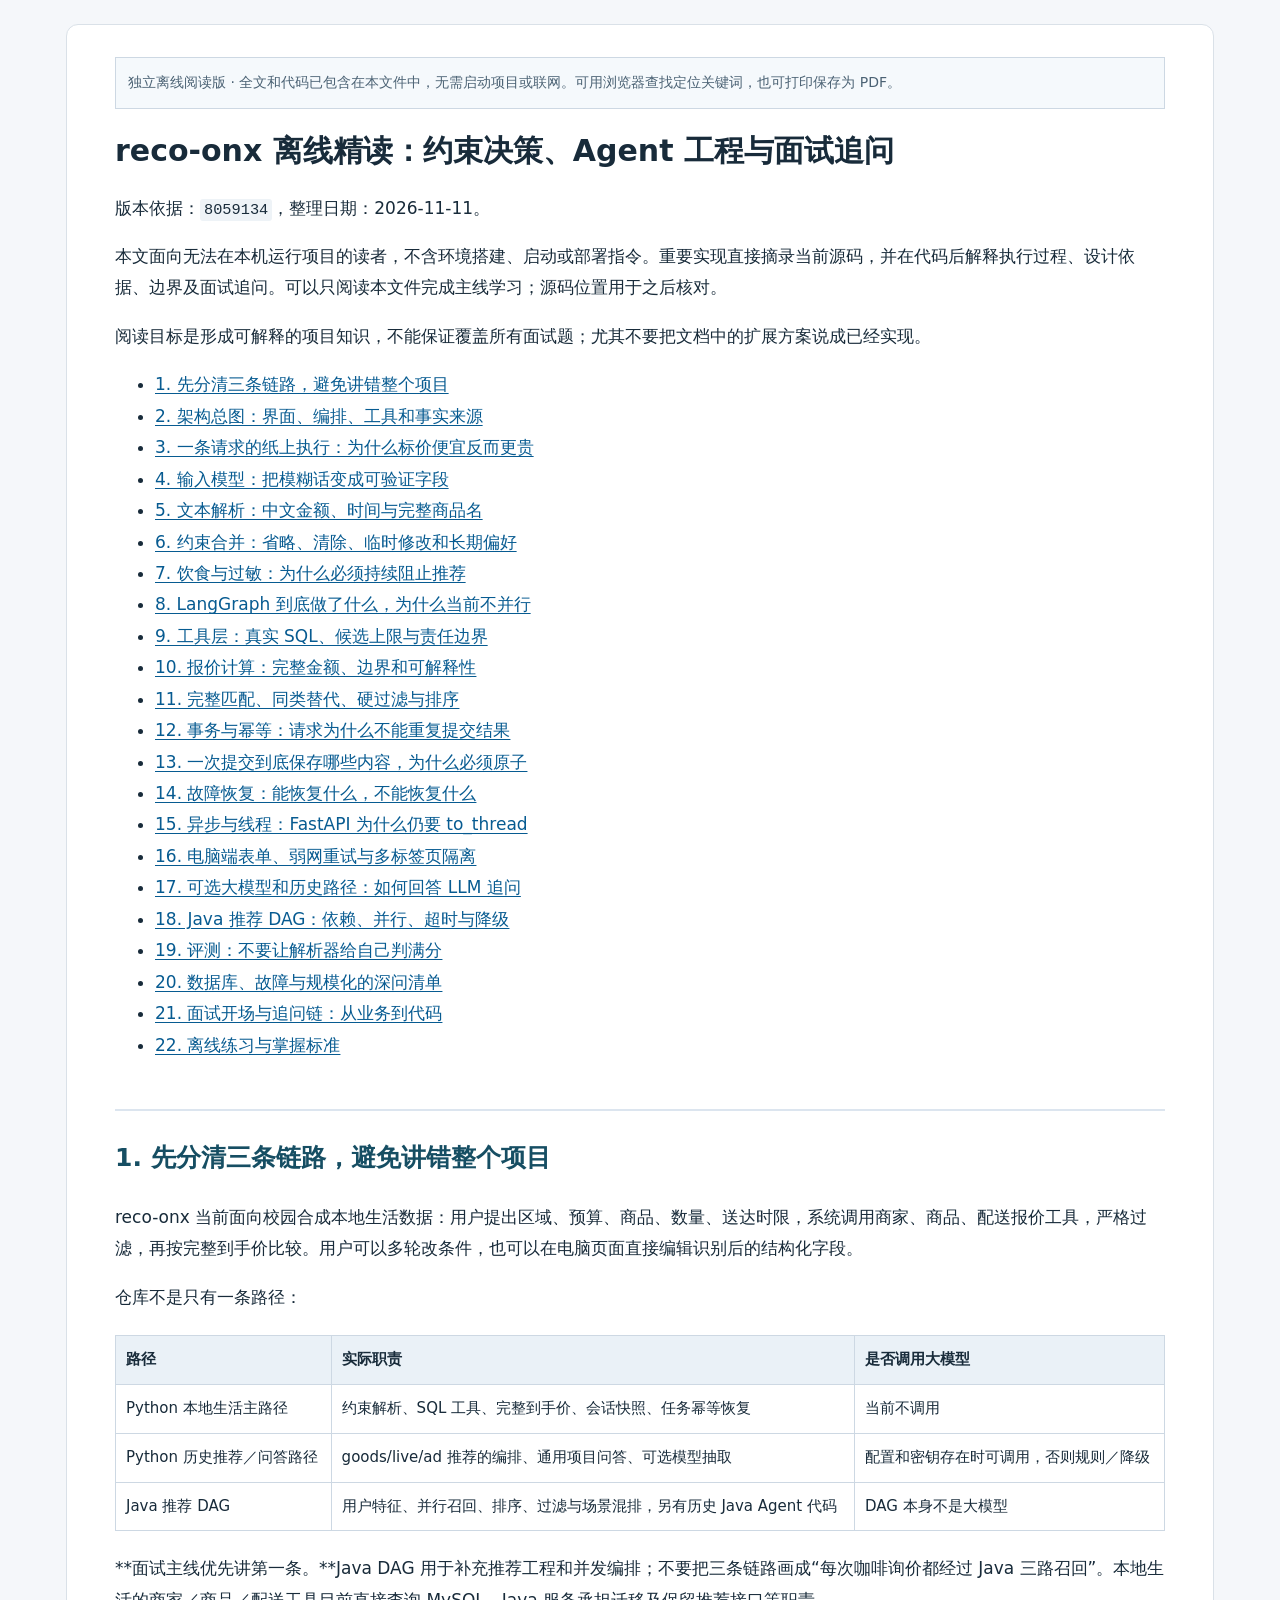
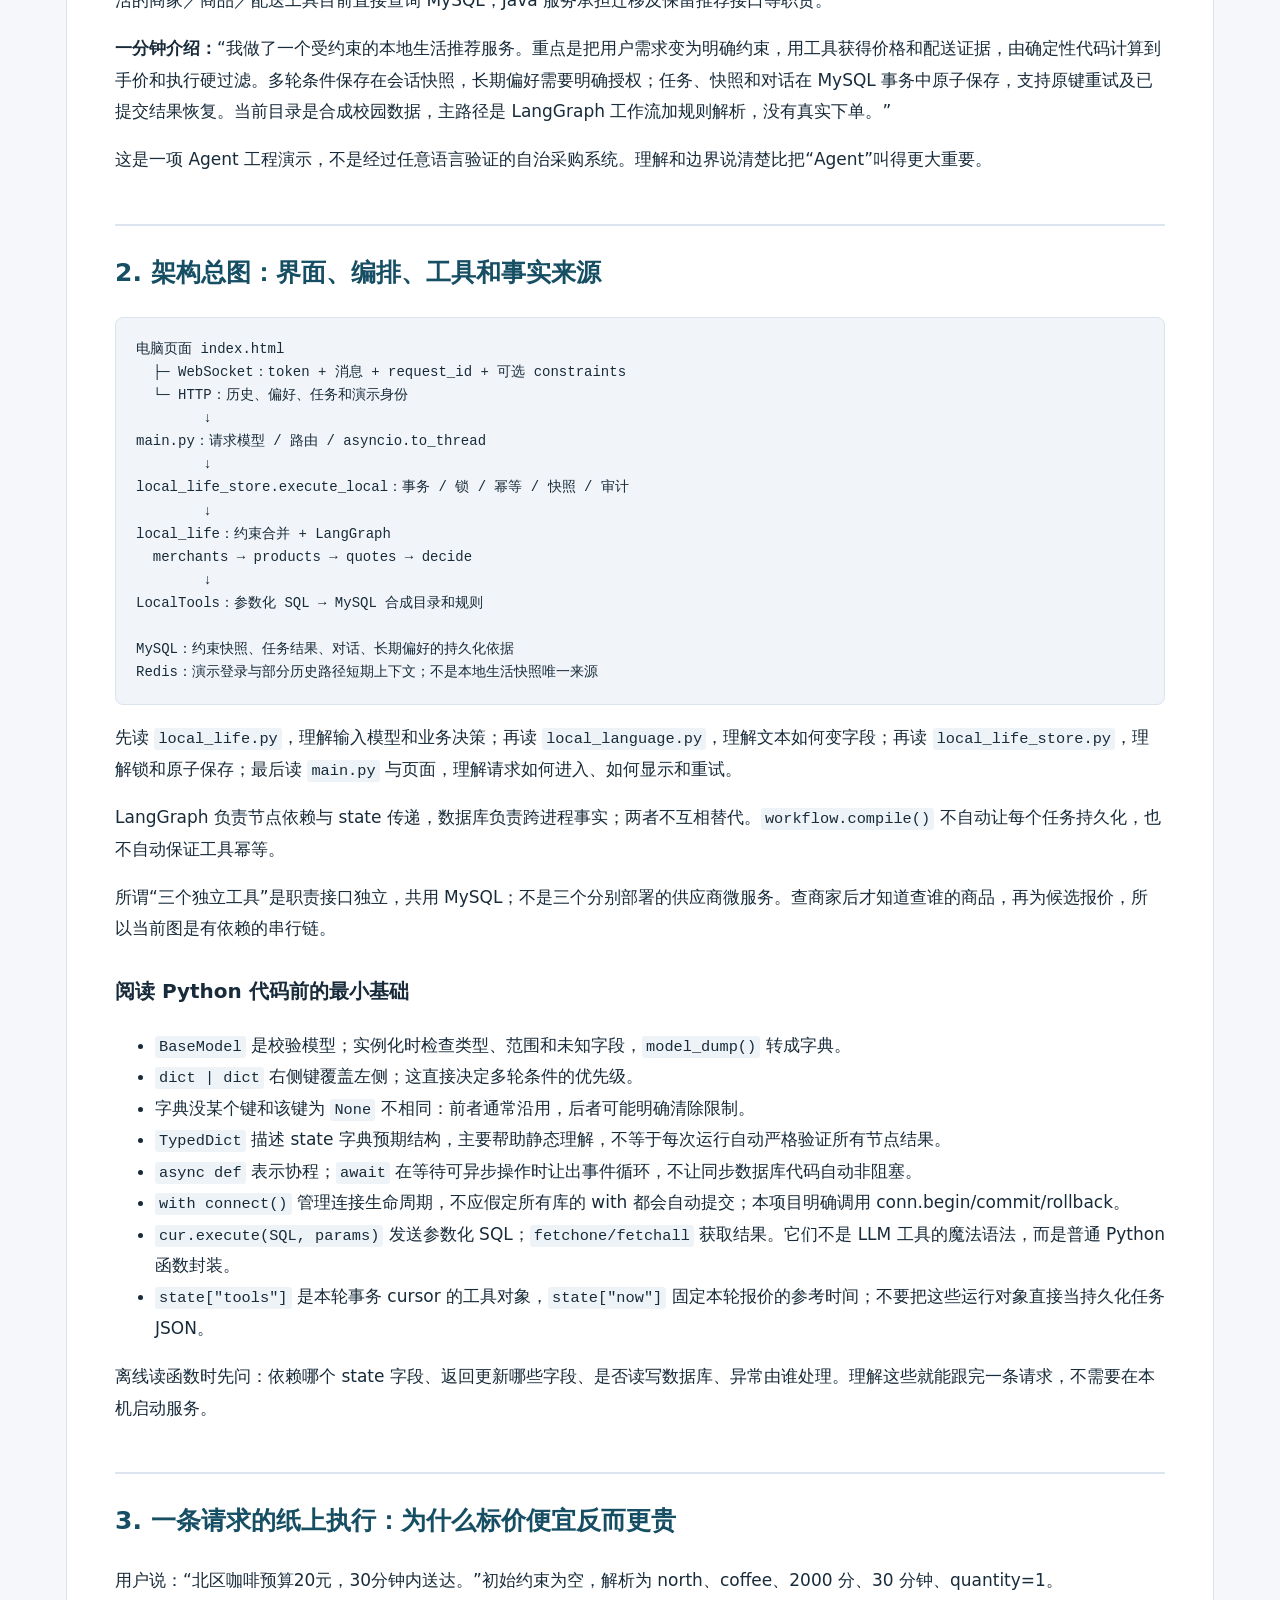
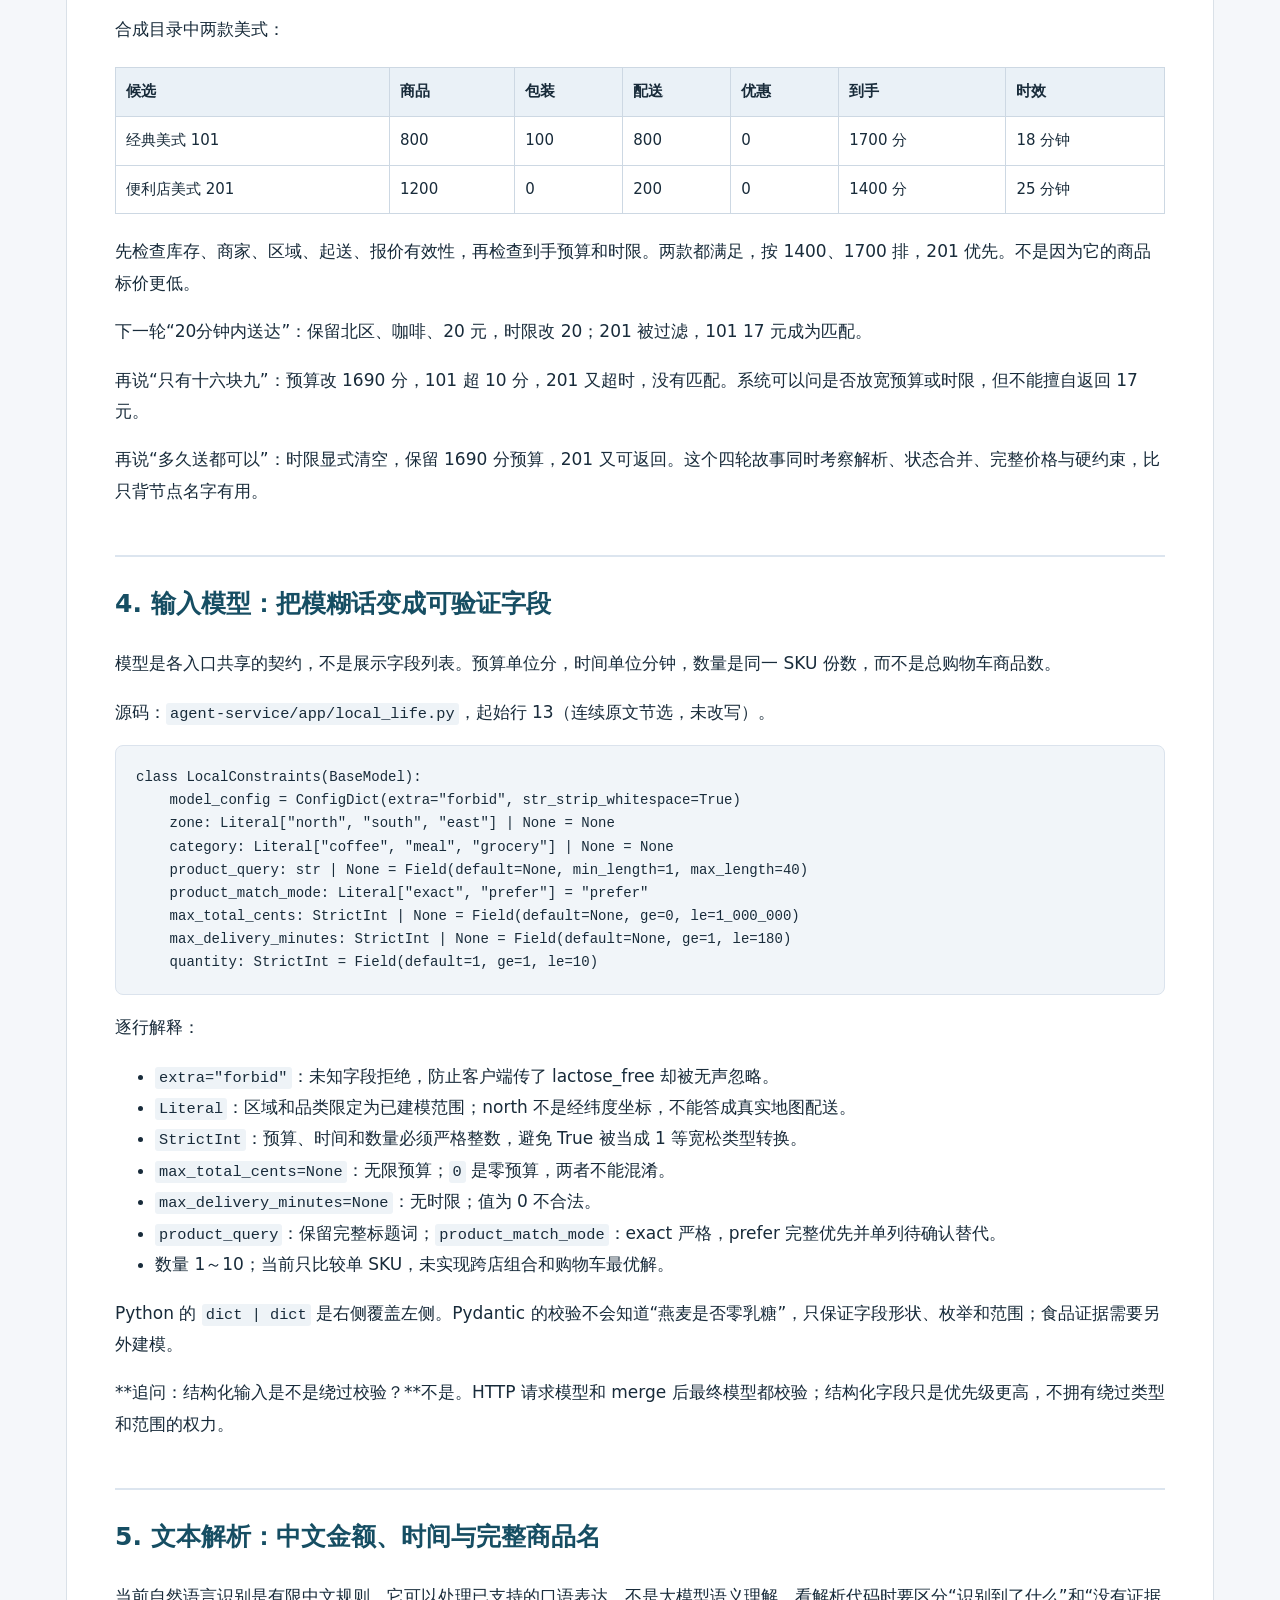
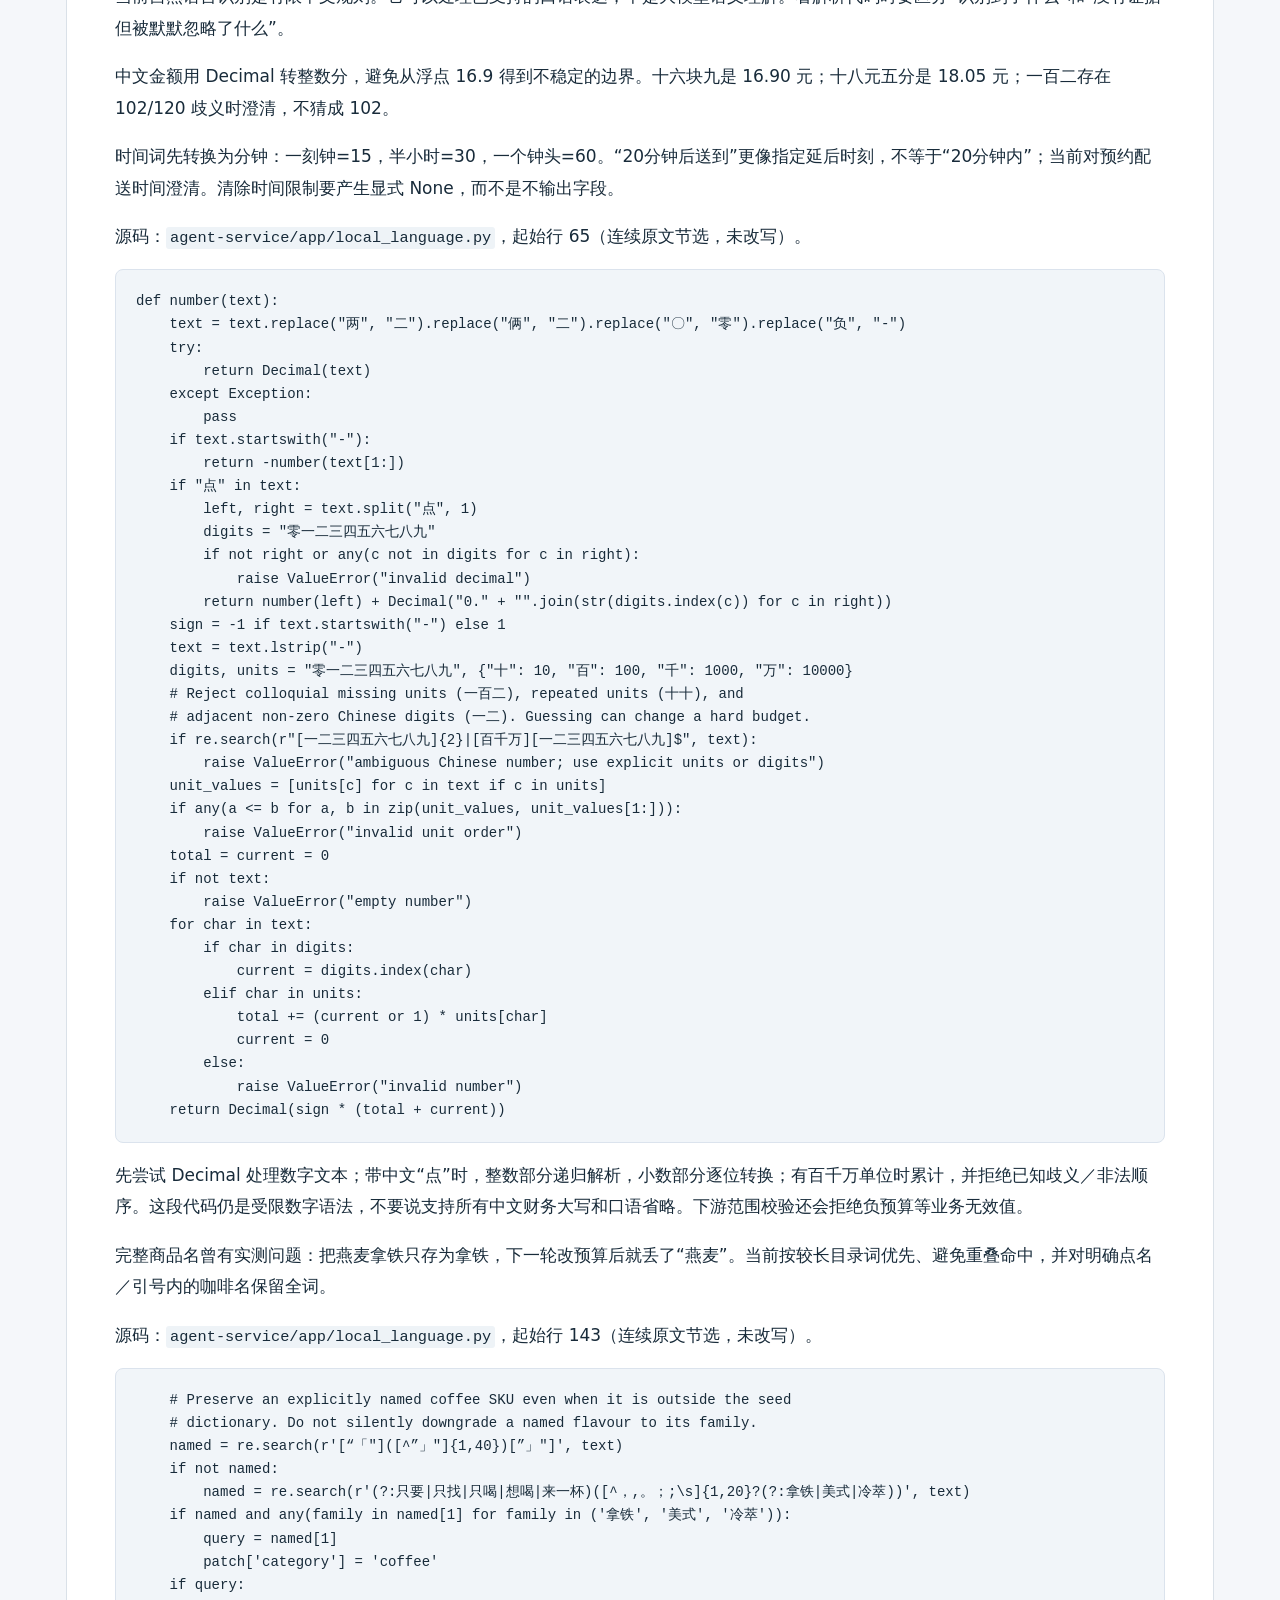
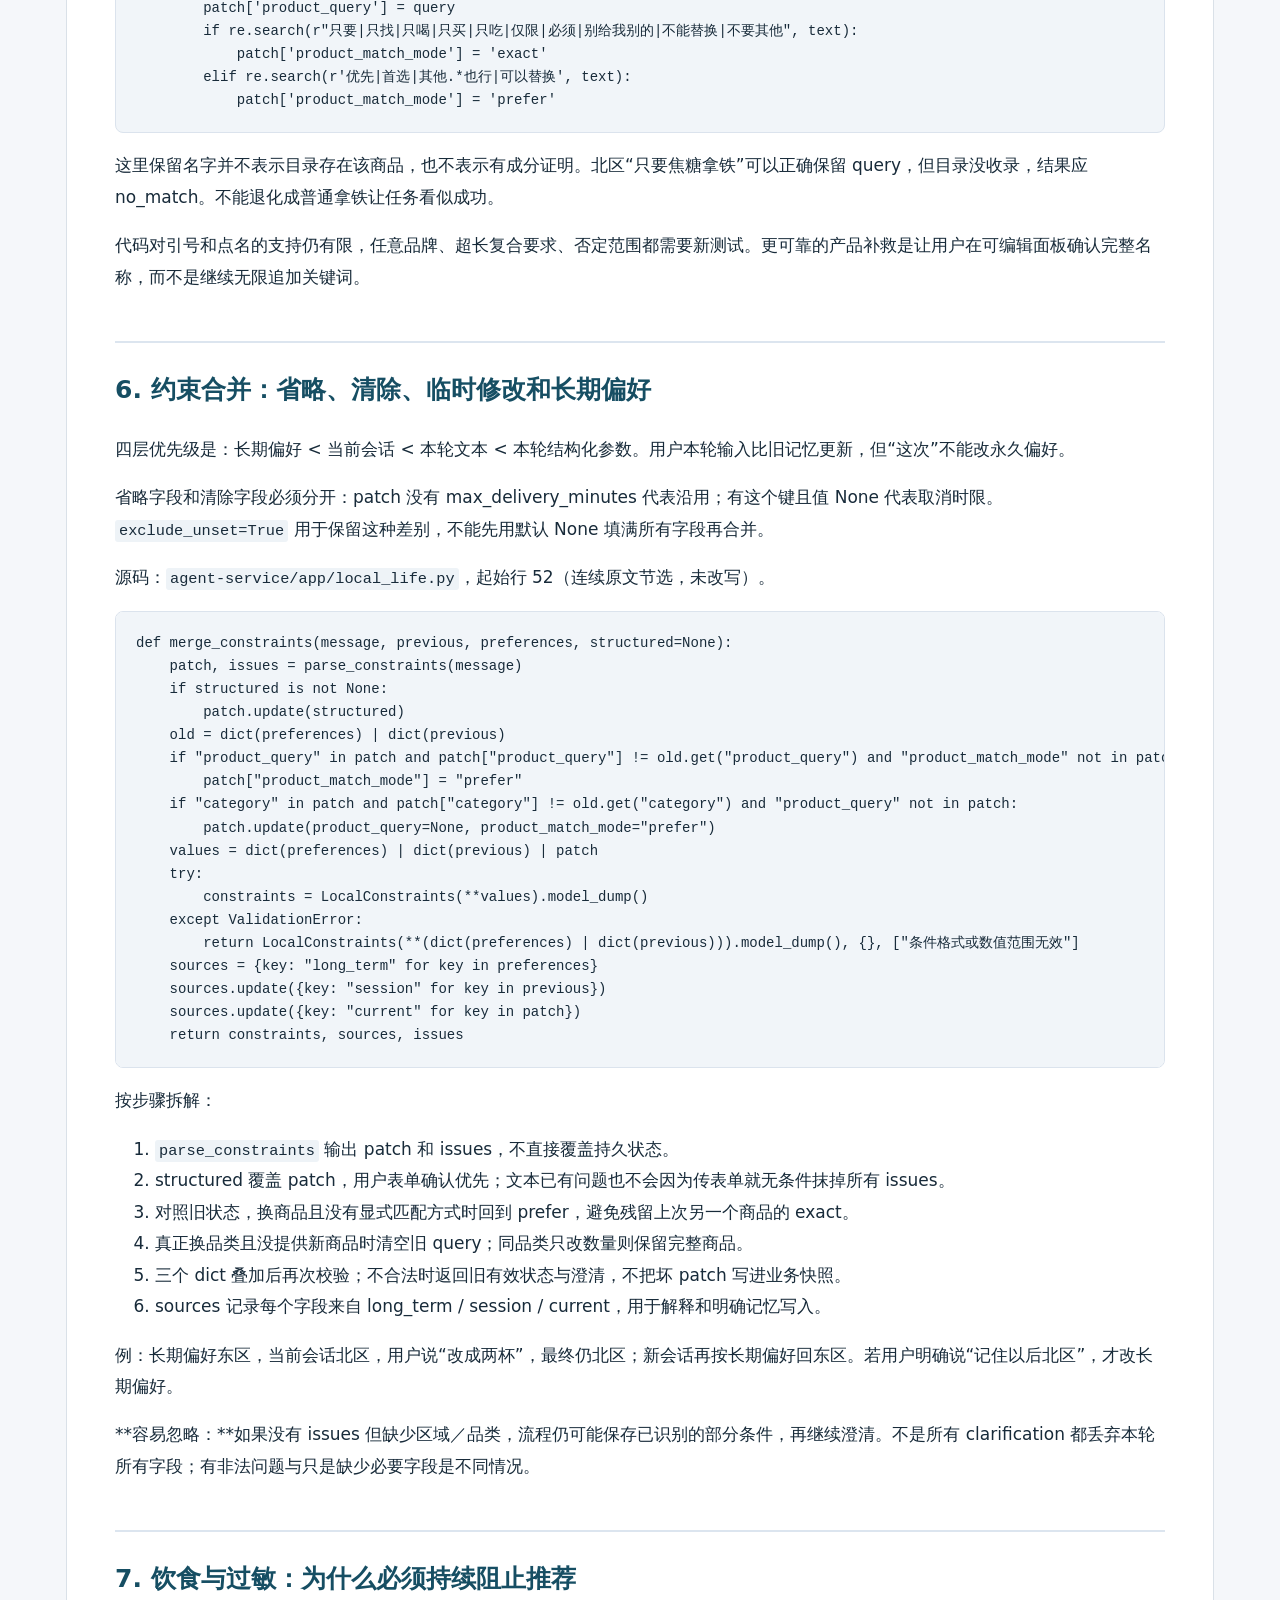
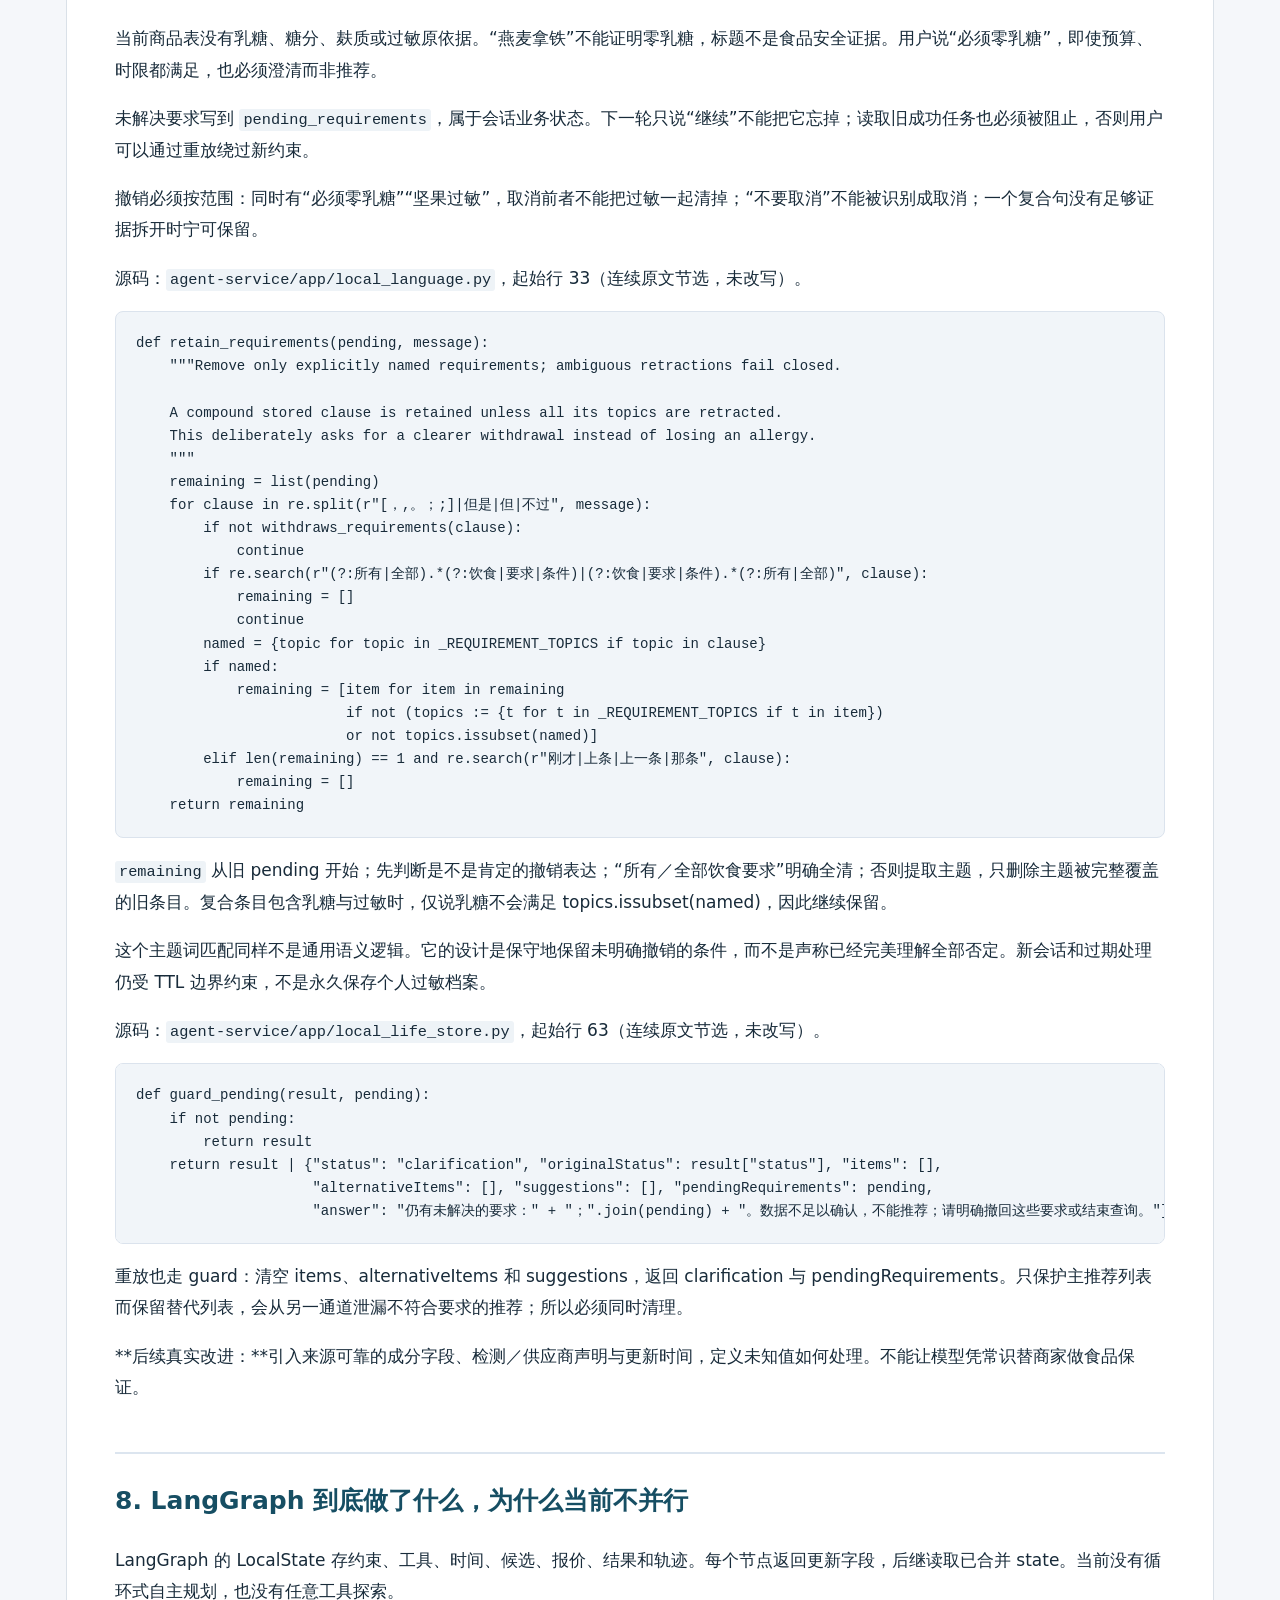
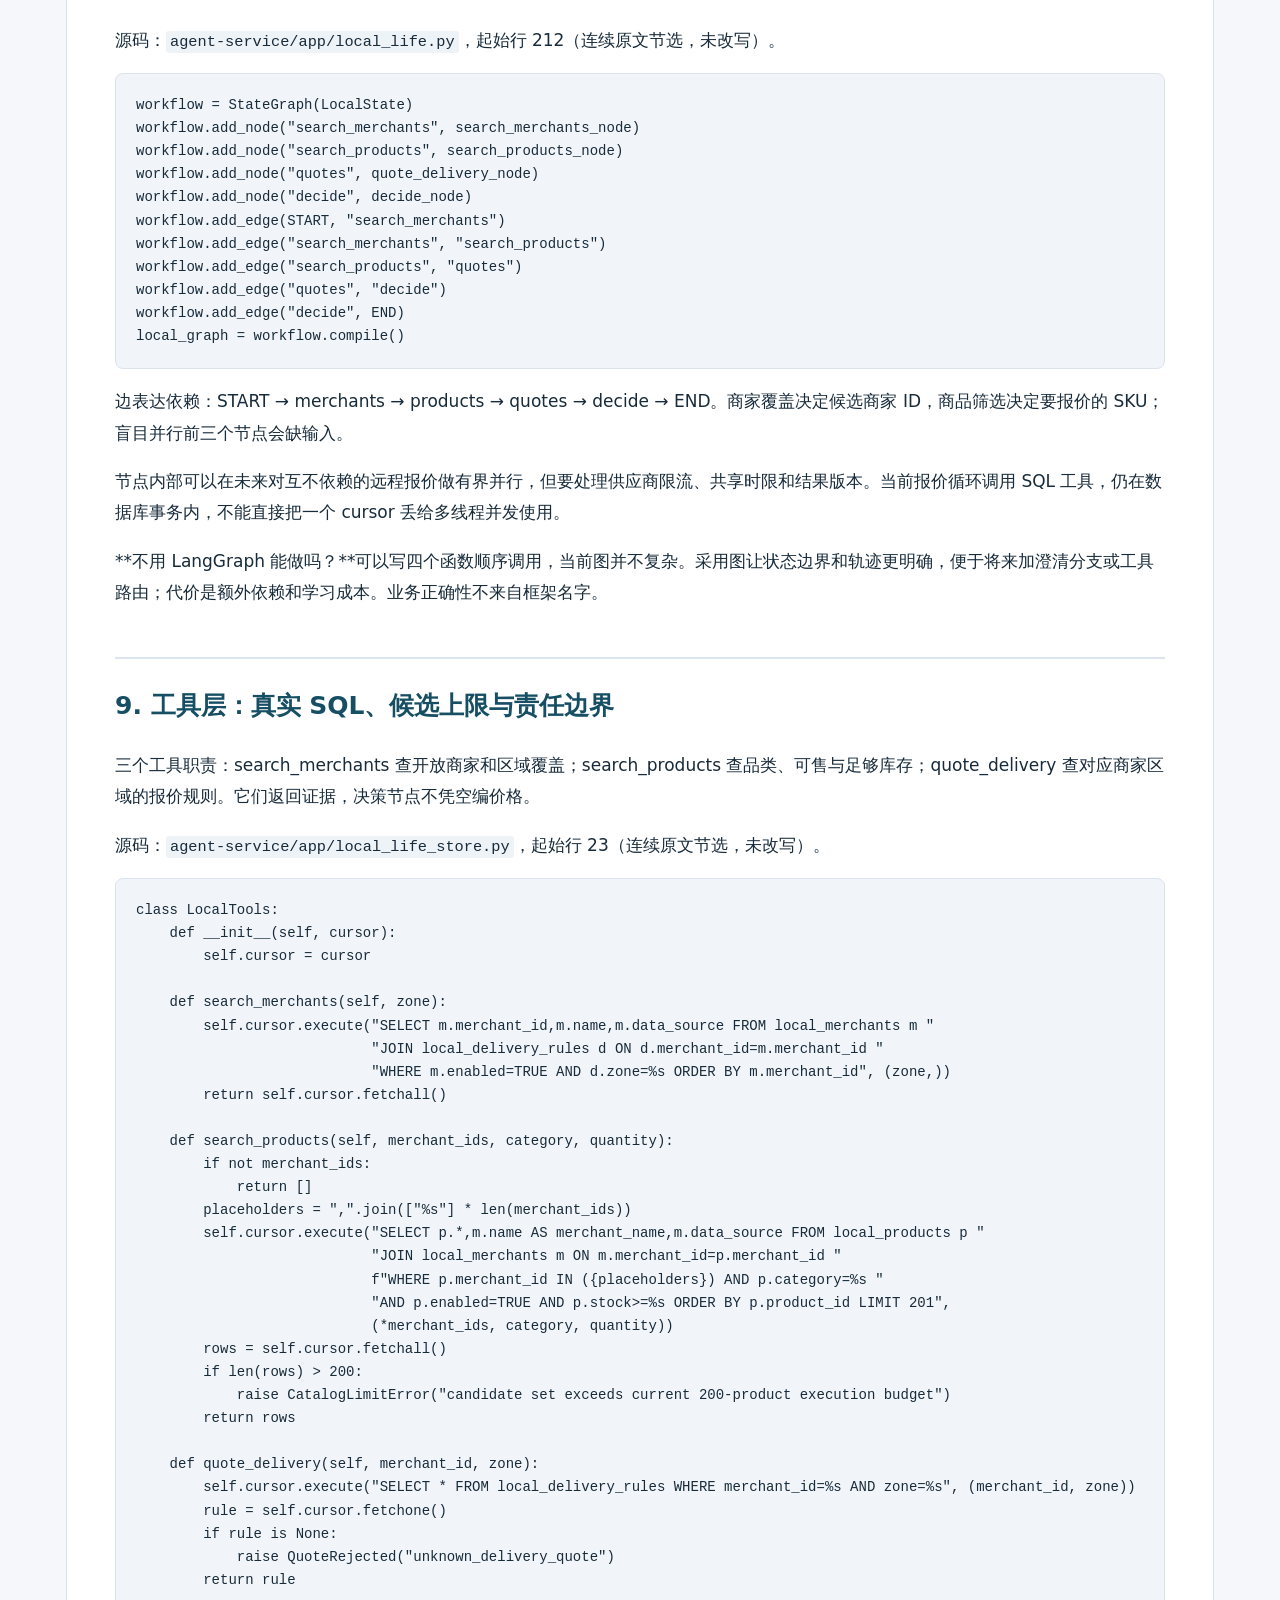
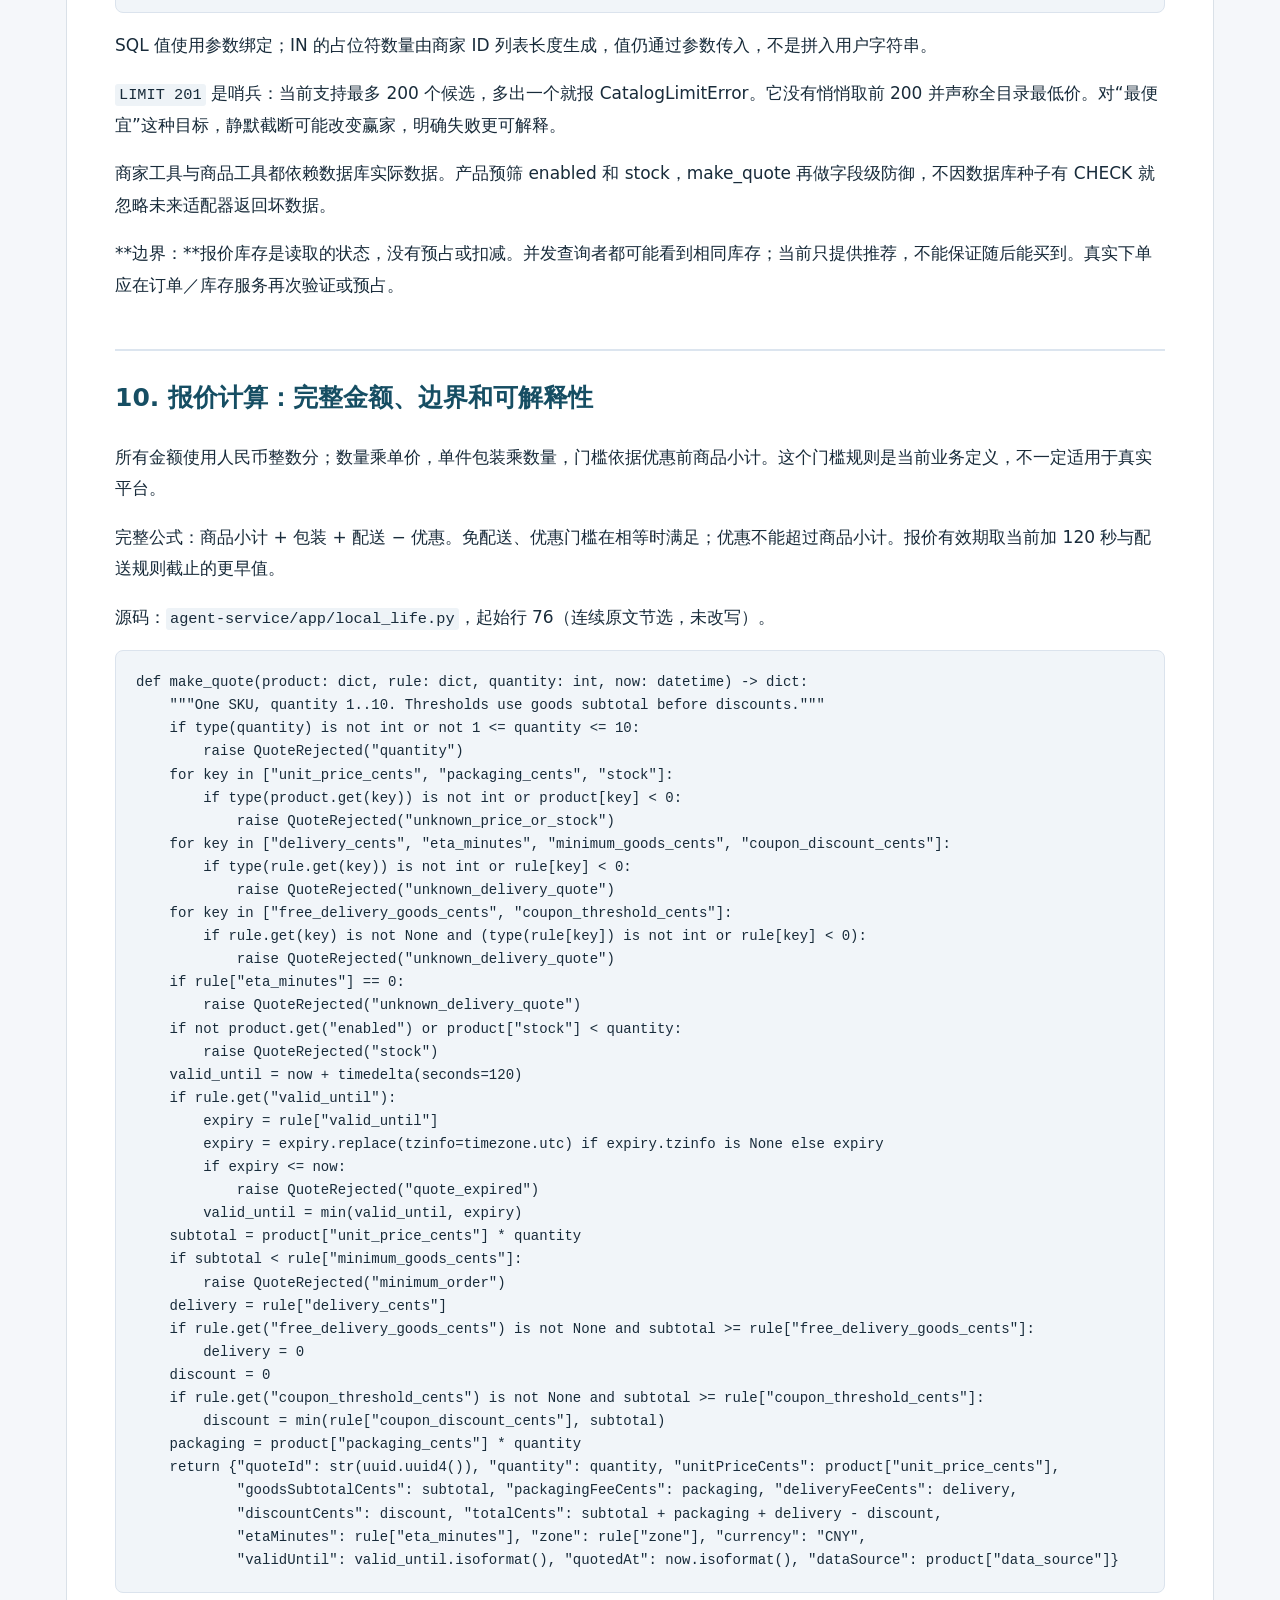
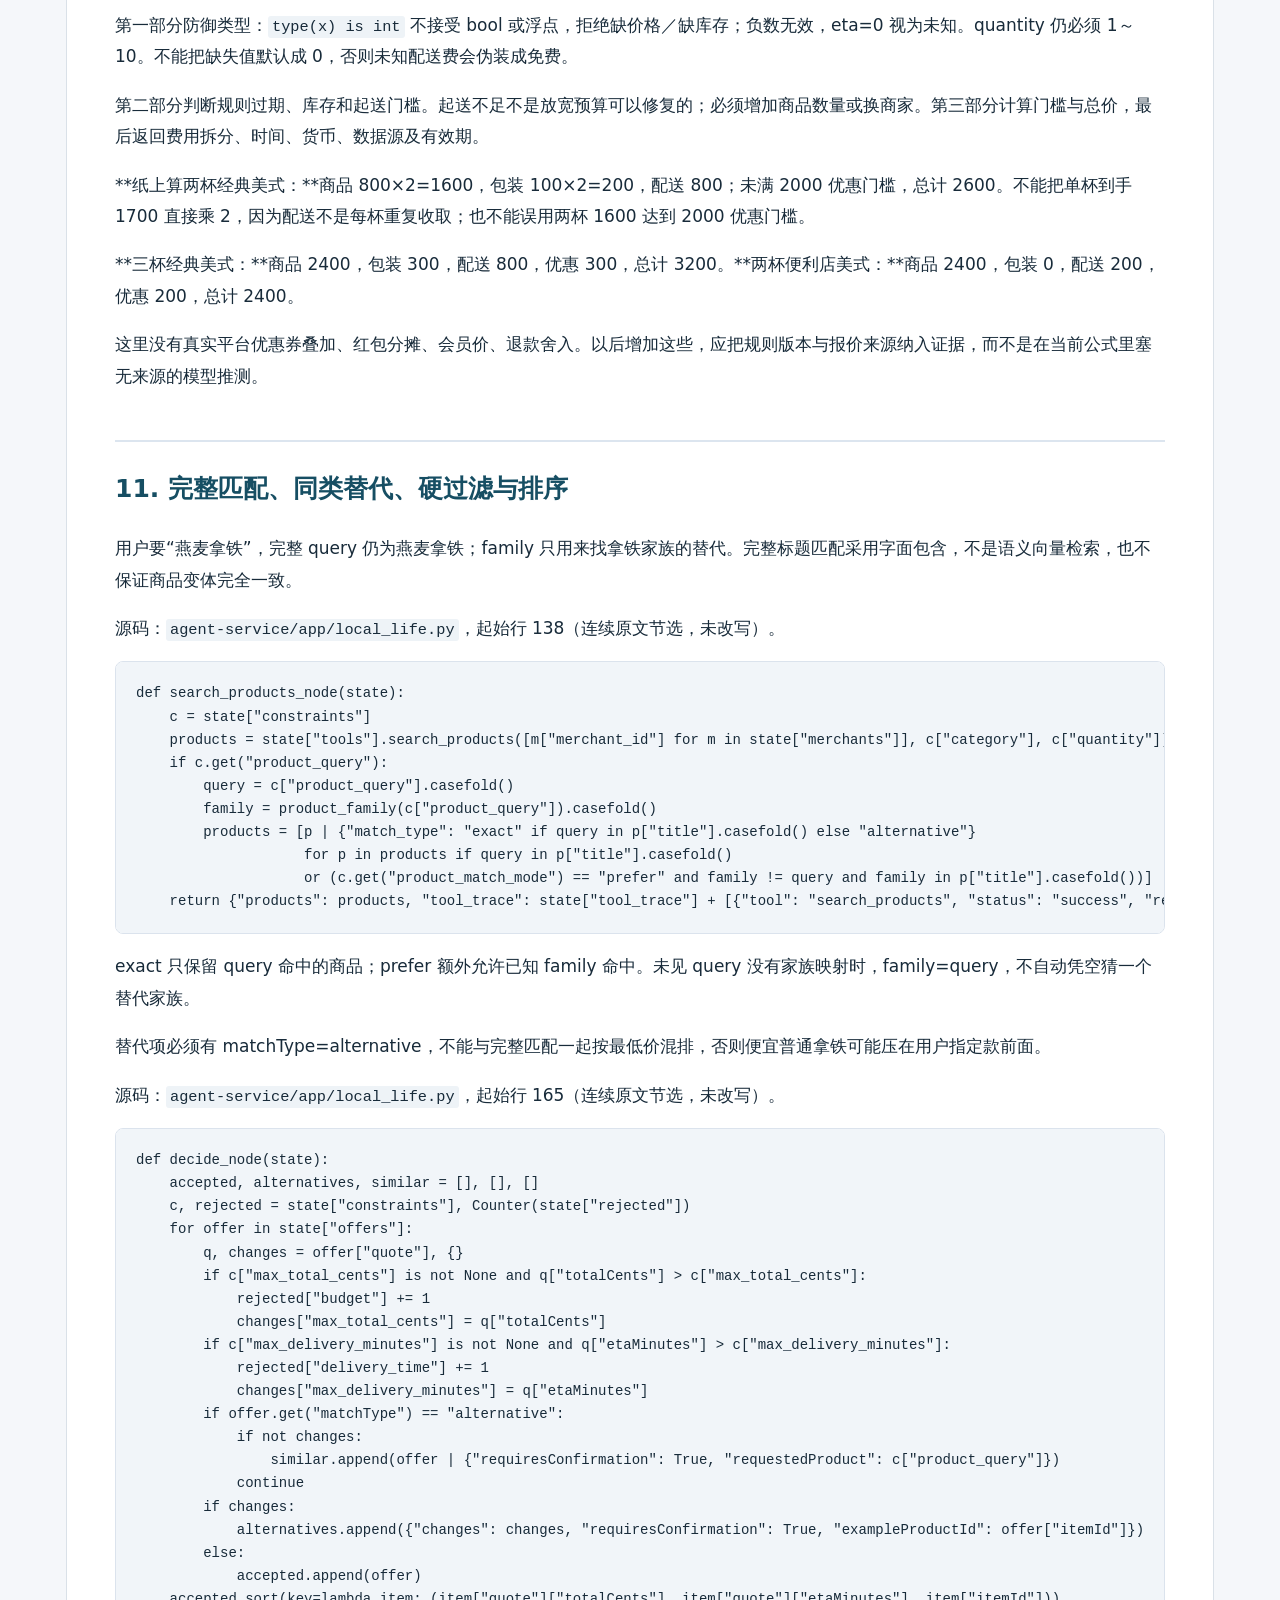
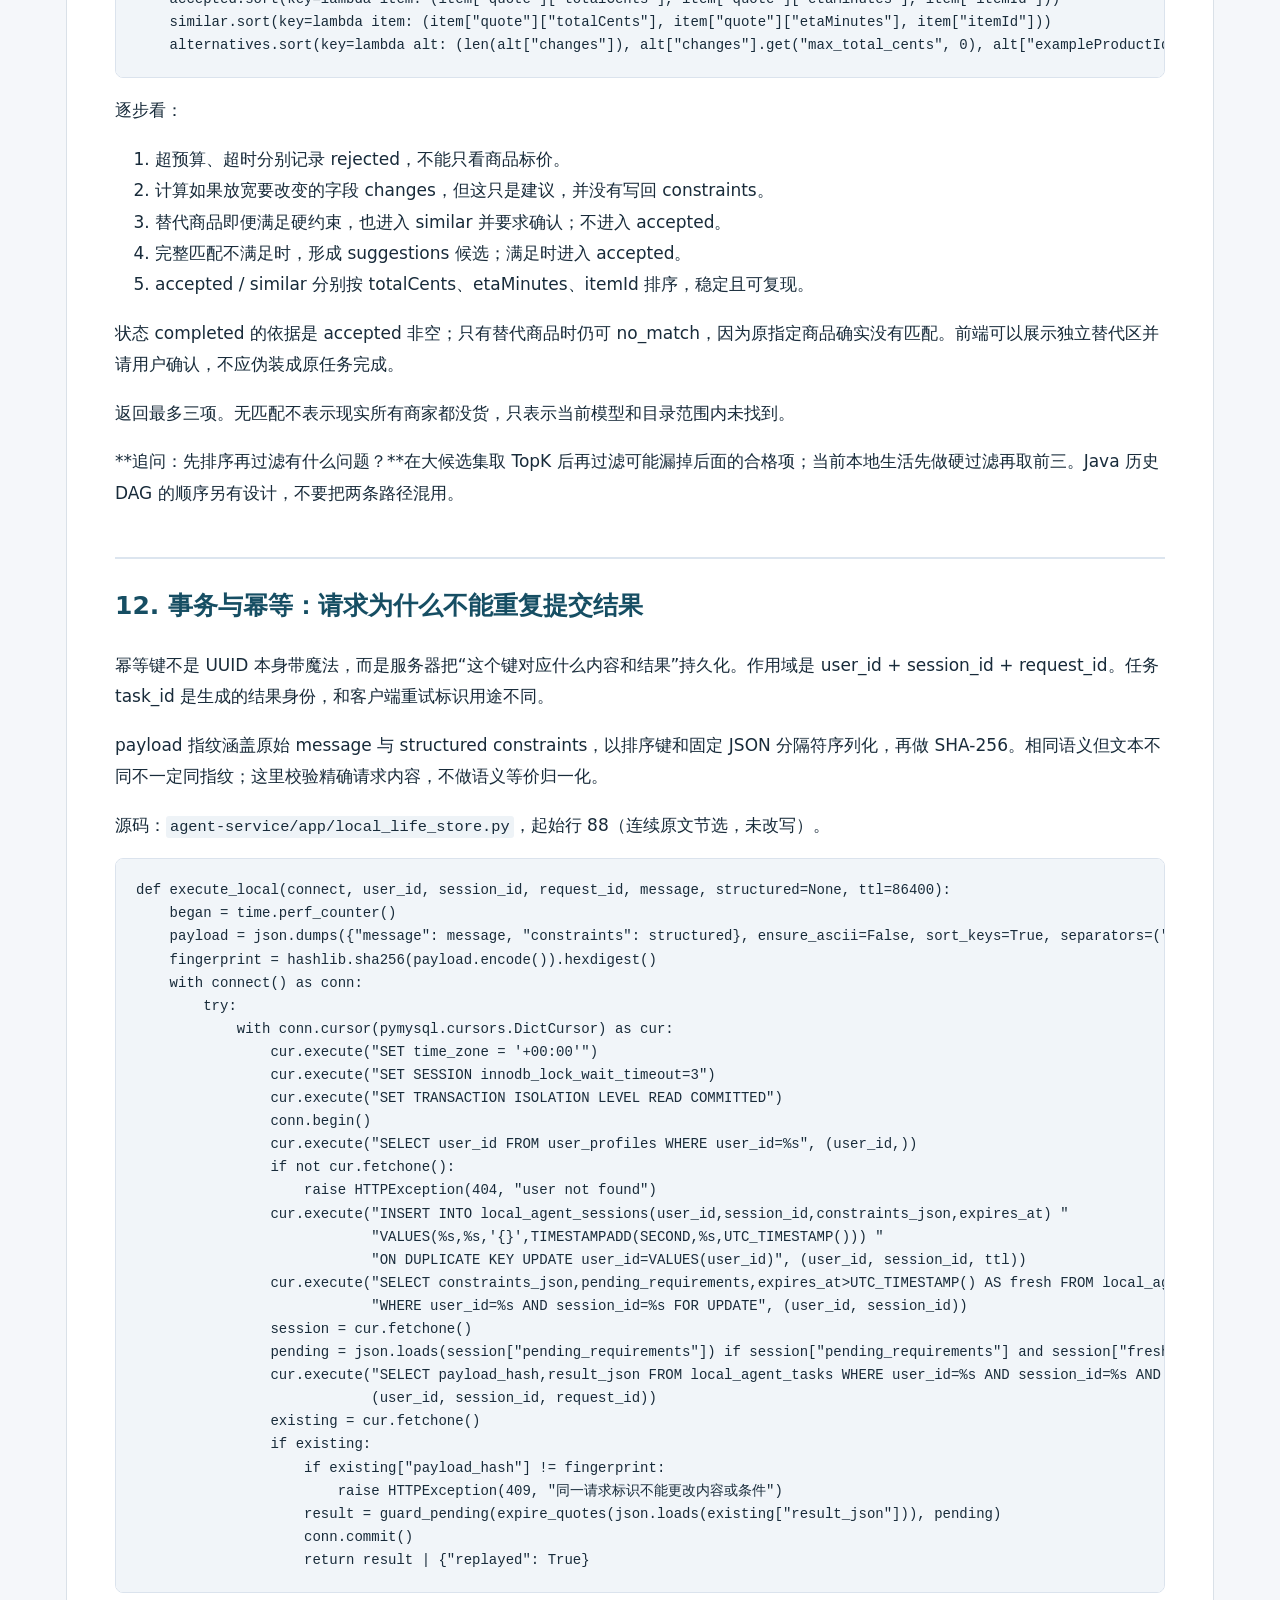
<file: docs/OFFLINE-CODE-AND-INTERVIEW-GUIDE.html>
<!doctype html>
<html lang="zh-CN"><head><meta charset="utf-8"><meta name="viewport" content="width=device-width,initial-scale=1"><title>reco-onx 离线精读：约束决策、Agent 工程与面试追问</title><style>
:root{color-scheme:light}body{margin:0;background:#f5f7fa;color:#182b3a;font:17px/1.85 system-ui,-apple-system,"Segoe UI","Microsoft YaHei",sans-serif}main{max-width:1050px;margin:24px auto;padding:32px 48px;background:white;border:1px solid #dae1e8;border-radius:12px;overflow-wrap:anywhere}h1{font-size:30px;line-height:1.45}h2{margin-top:48px;padding-top:24px;border-top:2px solid #dce5ef;color:#164e63;font-size:25px}h3{font-size:20px;margin-top:28px}a{color:#075b91;text-underline-offset:3px}pre{padding:20px;background:#f1f5f9;border:1px solid #dbe3ed;border-radius:8px;overflow:auto;font:14px/1.65 ui-monospace,SFMono-Regular,Consolas,monospace;overflow-wrap:normal}code{font-family:ui-monospace,SFMono-Regular,Consolas,monospace}p code,li code,td code{background:#eef3f7;padding:2px 4px;border-radius:3px;font-size:.9em}table{border-collapse:collapse;width:100%;font-size:15px;margin:22px 0}th,td{border:1px solid #cdd8e3;padding:10px;text-align:left;vertical-align:top}th{background:#eaf1f7}blockquote{border-left:4px solid #0e7490;padding-left:18px;color:#385064}.offline-note{font-size:14px;color:#4b6274;border:1px solid #cdd8e3;padding:12px;background:#f5f9fc}@media(max-width:700px){main{margin:0;padding:20px;border:0}body{font-size:16px}pre{font-size:12px}}@media print{body{background:white;font-size:11pt}main{margin:0;max-width:none;border:0;padding:0}pre{white-space:pre-wrap;overflow-wrap:anywhere;font-size:9pt}h2,h3{break-after:avoid}table{font-size:9pt}a{color:inherit}}
</style></head><body><main><div class="offline-note">独立离线阅读版 · 全文和代码已包含在本文件中，无需启动项目或联网。可用浏览器查找定位关键词，也可打印保存为 PDF。</div><h1>reco-onx 离线精读：约束决策、Agent 工程与面试追问</h1>
<p>版本依据：<code>8059134</code>，整理日期：2026-11-11。</p>
<p>本文面向无法在本机运行项目的读者，不含环境搭建、启动或部署指令。重要实现直接摘录当前源码，并在代码后解释执行过程、设计依据、边界及面试追问。可以只阅读本文件完成主线学习；源码位置用于之后核对。</p>
<p>阅读目标是形成可解释的项目知识，不能保证覆盖所有面试题；尤其不要把文档中的扩展方案说成已经实现。</p>
<ul>
<li><a href="#chapter-1">1. 先分清三条链路，避免讲错整个项目</a></li>
<li><a href="#chapter-2">2. 架构总图：界面、编排、工具和事实来源</a></li>
<li><a href="#chapter-3">3. 一条请求的纸上执行：为什么标价便宜反而更贵</a></li>
<li><a href="#chapter-4">4. 输入模型：把模糊话变成可验证字段</a></li>
<li><a href="#chapter-5">5. 文本解析：中文金额、时间与完整商品名</a></li>
<li><a href="#chapter-6">6. 约束合并：省略、清除、临时修改和长期偏好</a></li>
<li><a href="#chapter-7">7. 饮食与过敏：为什么必须持续阻止推荐</a></li>
<li><a href="#chapter-8">8. LangGraph 到底做了什么，为什么当前不并行</a></li>
<li><a href="#chapter-9">9. 工具层：真实 SQL、候选上限与责任边界</a></li>
<li><a href="#chapter-10">10. 报价计算：完整金额、边界和可解释性</a></li>
<li><a href="#chapter-11">11. 完整匹配、同类替代、硬过滤与排序</a></li>
<li><a href="#chapter-12">12. 事务与幂等：请求为什么不能重复提交结果</a></li>
<li><a href="#chapter-13">13. 一次提交到底保存哪些内容，为什么必须原子</a></li>
<li><a href="#chapter-14">14. 故障恢复：能恢复什么，不能恢复什么</a></li>
<li><a href="#chapter-15">15. 异步与线程：FastAPI 为什么仍要 to_thread</a></li>
<li><a href="#chapter-16">16. 电脑端表单、弱网重试与多标签页隔离</a></li>
<li><a href="#chapter-17">17. 可选大模型和历史路径：如何回答 LLM 追问</a></li>
<li><a href="#chapter-18">18. Java 推荐 DAG：依赖、并行、超时与降级</a></li>
<li><a href="#chapter-19">19. 评测：不要让解析器给自己判满分</a></li>
<li><a href="#chapter-20">20. 数据库、故障与规模化的深问清单</a></li>
<li><a href="#chapter-21">21. 面试开场与追问链：从业务到代码</a></li>
<li><a href="#chapter-22">22. 离线练习与掌握标准</a></li>
</ul>
<p><a id="chapter-1"></a></p>
<h2>1. 先分清三条链路，避免讲错整个项目</h2>
<p>reco-onx 当前面向校园合成本地生活数据：用户提出区域、预算、商品、数量、送达时限，系统调用商家、商品、配送报价工具，严格过滤，再按完整到手价比较。用户可以多轮改条件，也可以在电脑页面直接编辑识别后的结构化字段。</p>
<p>仓库不是只有一条路径：</p>
<table>
<thead>
<tr>
<th>路径</th>
<th>实际职责</th>
<th>是否调用大模型</th>
</tr>
</thead>
<tbody><tr>
<td>Python 本地生活主路径</td>
<td>约束解析、SQL 工具、完整到手价、会话快照、任务幂等恢复</td>
<td>当前不调用</td>
</tr>
<tr>
<td>Python 历史推荐／问答路径</td>
<td>goods/live/ad 推荐的编排、通用项目问答、可选模型抽取</td>
<td>配置和密钥存在时可调用，否则规则／降级</td>
</tr>
<tr>
<td>Java 推荐 DAG</td>
<td>用户特征、并行召回、排序、过滤与场景混排，另有历史 Java Agent 代码</td>
<td>DAG 本身不是大模型</td>
</tr>
</tbody></table>
<p>**面试主线优先讲第一条。**Java DAG 用于补充推荐工程和并发编排；不要把三条链路画成“每次咖啡询价都经过 Java 三路召回”。本地生活的商家／商品／配送工具目前直接查询 MySQL，Java 服务承担迁移及保留推荐接口等职责。</p>
<p><strong>一分钟介绍：</strong>“我做了一个受约束的本地生活推荐服务。重点是把用户需求变为明确约束，用工具获得价格和配送证据，由确定性代码计算到手价和执行硬过滤。多轮条件保存在会话快照，长期偏好需要明确授权；任务、快照和对话在 MySQL 事务中原子保存，支持原键重试及已提交结果恢复。当前目录是合成校园数据，主路径是 LangGraph 工作流加规则解析，没有真实下单。”</p>
<p>这是一项 Agent 工程演示，不是经过任意语言验证的自治采购系统。理解和边界说清楚比把“Agent”叫得更大重要。</p>
<p><a id="chapter-2"></a></p>
<h2>2. 架构总图：界面、编排、工具和事实来源</h2>
<pre><code class="language-text">电脑页面 index.html
  ├─ WebSocket：token + 消息 + request_id + 可选 constraints
  └─ HTTP：历史、偏好、任务和演示身份
        ↓
main.py：请求模型 / 路由 / asyncio.to_thread
        ↓
local_life_store.execute_local：事务 / 锁 / 幂等 / 快照 / 审计
        ↓
local_life：约束合并 + LangGraph
  merchants → products → quotes → decide
        ↓
LocalTools：参数化 SQL → MySQL 合成目录和规则

MySQL：约束快照、任务结果、对话、长期偏好的持久化依据
Redis：演示登录与部分历史路径短期上下文；不是本地生活快照唯一来源
</code></pre>
<p>先读 <code>local_life.py</code>，理解输入模型和业务决策；再读 <code>local_language.py</code>，理解文本如何变字段；再读 <code>local_life_store.py</code>，理解锁和原子保存；最后读 <code>main.py</code> 与页面，理解请求如何进入、如何显示和重试。</p>
<p>LangGraph 负责节点依赖与 state 传递，数据库负责跨进程事实；两者不互相替代。<code>workflow.compile()</code> 不自动让每个任务持久化，也不自动保证工具幂等。</p>
<p>所谓“三个独立工具”是职责接口独立，共用 MySQL；不是三个分别部署的供应商微服务。查商家后才知道查谁的商品，再为候选报价，所以当前图是有依赖的串行链。</p>
<h3>阅读 Python 代码前的最小基础</h3>
<ul>
<li><code>BaseModel</code> 是校验模型；实例化时检查类型、范围和未知字段，<code>model_dump()</code> 转成字典。</li>
<li><code>dict | dict</code> 右侧键覆盖左侧；这直接决定多轮条件的优先级。</li>
<li>字典没某个键和该键为 <code>None</code> 不相同：前者通常沿用，后者可能明确清除限制。</li>
<li><code>TypedDict</code> 描述 state 字典预期结构，主要帮助静态理解，不等于每次运行自动严格验证所有节点结果。</li>
<li><code>async def</code> 表示协程；<code>await</code> 在等待可异步操作时让出事件循环，不让同步数据库代码自动非阻塞。</li>
<li><code>with connect()</code> 管理连接生命周期，不应假定所有库的 with 都会自动提交；本项目明确调用 conn.begin/commit/rollback。</li>
<li><code>cur.execute(SQL, params)</code> 发送参数化 SQL；<code>fetchone/fetchall</code> 获取结果。它们不是 LLM 工具的魔法语法，而是普通 Python 函数封装。</li>
<li><code>state[&quot;tools&quot;]</code> 是本轮事务 cursor 的工具对象，<code>state[&quot;now&quot;]</code> 固定本轮报价的参考时间；不要把这些运行对象直接当持久化任务 JSON。</li>
</ul>
<p>离线读函数时先问：依赖哪个 state 字段、返回更新哪些字段、是否读写数据库、异常由谁处理。理解这些就能跟完一条请求，不需要在本机启动服务。</p>
<p><a id="chapter-3"></a></p>
<h2>3. 一条请求的纸上执行：为什么标价便宜反而更贵</h2>
<p>用户说：“北区咖啡预算20元，30分钟内送达。”初始约束为空，解析为 north、coffee、2000 分、30 分钟、quantity=1。</p>
<p>合成目录中两款美式：</p>
<table>
<thead>
<tr>
<th>候选</th>
<th>商品</th>
<th>包装</th>
<th>配送</th>
<th>优惠</th>
<th>到手</th>
<th>时效</th>
</tr>
</thead>
<tbody><tr>
<td>经典美式 101</td>
<td>800</td>
<td>100</td>
<td>800</td>
<td>0</td>
<td>1700 分</td>
<td>18 分钟</td>
</tr>
<tr>
<td>便利店美式 201</td>
<td>1200</td>
<td>0</td>
<td>200</td>
<td>0</td>
<td>1400 分</td>
<td>25 分钟</td>
</tr>
</tbody></table>
<p>先检查库存、商家、区域、起送、报价有效性，再检查到手预算和时限。两款都满足，按 1400、1700 排，201 优先。不是因为它的商品标价更低。</p>
<p>下一轮“20分钟内送达”：保留北区、咖啡、20 元，时限改 20；201 被过滤，101 17 元成为匹配。</p>
<p>再说“只有十六块九”：预算改 1690 分，101 超 10 分，201 又超时，没有匹配。系统可以问是否放宽预算或时限，但不能擅自返回 17 元。</p>
<p>再说“多久送都可以”：时限显式清空，保留 1690 分预算，201 又可返回。这个四轮故事同时考察解析、状态合并、完整价格与硬约束，比只背节点名字有用。</p>
<p><a id="chapter-4"></a></p>
<h2>4. 输入模型：把模糊话变成可验证字段</h2>
<p>模型是各入口共享的契约，不是展示字段列表。预算单位分，时间单位分钟，数量是同一 SKU 份数，而不是总购物车商品数。</p>
<p>源码：<code>agent-service/app/local_life.py</code>，起始行 13（连续原文节选，未改写）。</p>
<pre><code class="language-python">class LocalConstraints(BaseModel):
    model_config = ConfigDict(extra=&quot;forbid&quot;, str_strip_whitespace=True)
    zone: Literal[&quot;north&quot;, &quot;south&quot;, &quot;east&quot;] | None = None
    category: Literal[&quot;coffee&quot;, &quot;meal&quot;, &quot;grocery&quot;] | None = None
    product_query: str | None = Field(default=None, min_length=1, max_length=40)
    product_match_mode: Literal[&quot;exact&quot;, &quot;prefer&quot;] = &quot;prefer&quot;
    max_total_cents: StrictInt | None = Field(default=None, ge=0, le=1_000_000)
    max_delivery_minutes: StrictInt | None = Field(default=None, ge=1, le=180)
    quantity: StrictInt = Field(default=1, ge=1, le=10)
</code></pre>
<p>逐行解释：</p>
<ul>
<li><code>extra=&quot;forbid&quot;</code>：未知字段拒绝，防止客户端传了 lactose_free 却被无声忽略。</li>
<li><code>Literal</code>：区域和品类限定为已建模范围；north 不是经纬度坐标，不能答成真实地图配送。</li>
<li><code>StrictInt</code>：预算、时间和数量必须严格整数，避免 True 被当成 1 等宽松类型转换。</li>
<li><code>max_total_cents=None</code>：无限预算；<code>0</code> 是零预算，两者不能混淆。</li>
<li><code>max_delivery_minutes=None</code>：无时限；值为 0 不合法。</li>
<li><code>product_query</code>：保留完整标题词；<code>product_match_mode</code>：exact 严格，prefer 完整优先并单列待确认替代。</li>
<li>数量 1～10；当前只比较单 SKU，未实现跨店组合和购物车最优解。</li>
</ul>
<p>Python 的 <code>dict | dict</code> 是右侧覆盖左侧。Pydantic 的校验不会知道“燕麦是否零乳糖”，只保证字段形状、枚举和范围；食品证据需要另外建模。</p>
<p>**追问：结构化输入是不是绕过校验？**不是。HTTP 请求模型和 merge 后最终模型都校验；结构化字段只是优先级更高，不拥有绕过类型和范围的权力。</p>
<p><a id="chapter-5"></a></p>
<h2>5. 文本解析：中文金额、时间与完整商品名</h2>
<p>当前自然语言识别是有限中文规则。它可以处理已支持的口语表达，不是大模型语义理解。看解析代码时要区分“识别到了什么”和“没有证据但被默默忽略了什么”。</p>
<p>中文金额用 Decimal 转整数分，避免从浮点 16.9 得到不稳定的边界。十六块九是 16.90 元；十八元五分是 18.05 元；一百二存在 102/120 歧义时澄清，不猜成 102。</p>
<p>时间词先转换为分钟：一刻钟=15，半小时=30，一个钟头=60。“20分钟后送到”更像指定延后时刻，不等于“20分钟内”；当前对预约配送时间澄清。清除时间限制要产生显式 None，而不是不输出字段。</p>
<p>源码：<code>agent-service/app/local_language.py</code>，起始行 65（连续原文节选，未改写）。</p>
<pre><code class="language-python">def number(text):
    text = text.replace(&quot;两&quot;, &quot;二&quot;).replace(&quot;俩&quot;, &quot;二&quot;).replace(&quot;〇&quot;, &quot;零&quot;).replace(&quot;负&quot;, &quot;-&quot;)
    try:
        return Decimal(text)
    except Exception:
        pass
    if text.startswith(&quot;-&quot;):
        return -number(text[1:])
    if &quot;点&quot; in text:
        left, right = text.split(&quot;点&quot;, 1)
        digits = &quot;零一二三四五六七八九&quot;
        if not right or any(c not in digits for c in right):
            raise ValueError(&quot;invalid decimal&quot;)
        return number(left) + Decimal(&quot;0.&quot; + &quot;&quot;.join(str(digits.index(c)) for c in right))
    sign = -1 if text.startswith(&quot;-&quot;) else 1
    text = text.lstrip(&quot;-&quot;)
    digits, units = &quot;零一二三四五六七八九&quot;, {&quot;十&quot;: 10, &quot;百&quot;: 100, &quot;千&quot;: 1000, &quot;万&quot;: 10000}
    # Reject colloquial missing units (一百二), repeated units (十十), and
    # adjacent non-zero Chinese digits (一二). Guessing can change a hard budget.
    if re.search(r&quot;[一二三四五六七八九]{2}|[百千万][一二三四五六七八九]$&quot;, text):
        raise ValueError(&quot;ambiguous Chinese number; use explicit units or digits&quot;)
    unit_values = [units[c] for c in text if c in units]
    if any(a &lt;= b for a, b in zip(unit_values, unit_values[1:])):
        raise ValueError(&quot;invalid unit order&quot;)
    total = current = 0
    if not text:
        raise ValueError(&quot;empty number&quot;)
    for char in text:
        if char in digits:
            current = digits.index(char)
        elif char in units:
            total += (current or 1) * units[char]
            current = 0
        else:
            raise ValueError(&quot;invalid number&quot;)
    return Decimal(sign * (total + current))
</code></pre>
<p>先尝试 Decimal 处理数字文本；带中文“点”时，整数部分递归解析，小数部分逐位转换；有百千万单位时累计，并拒绝已知歧义／非法顺序。这段代码仍是受限数字语法，不要说支持所有中文财务大写和口语省略。下游范围校验还会拒绝负预算等业务无效值。</p>
<p>完整商品名曾有实测问题：把燕麦拿铁只存为拿铁，下一轮改预算后就丢了“燕麦”。当前按较长目录词优先、避免重叠命中，并对明确点名／引号内的咖啡名保留全词。</p>
<p>源码：<code>agent-service/app/local_language.py</code>，起始行 143（连续原文节选，未改写）。</p>
<pre><code class="language-python">    # Preserve an explicitly named coffee SKU even when it is outside the seed
    # dictionary. Do not silently downgrade a named flavour to its family.
    named = re.search(r&#39;[“「&quot;]([^”」&quot;]{1,40})[”」&quot;]&#39;, text)
    if not named:
        named = re.search(r&#39;(?:只要|只找|只喝|想喝|来一杯)([^，,。；;\s]{1,20}?(?:拿铁|美式|冷萃))&#39;, text)
    if named and any(family in named[1] for family in (&#39;拿铁&#39;, &#39;美式&#39;, &#39;冷萃&#39;)):
        query = named[1]
        patch[&#39;category&#39;] = &#39;coffee&#39;
    if query:
        patch[&#39;product_query&#39;] = query
        if re.search(r&quot;只要|只找|只喝|只买|只吃|仅限|必须|别给我别的|不能替换|不要其他&quot;, text):
            patch[&#39;product_match_mode&#39;] = &#39;exact&#39;
        elif re.search(r&#39;优先|首选|其他.*也行|可以替换&#39;, text):
            patch[&#39;product_match_mode&#39;] = &#39;prefer&#39;
</code></pre>
<p>这里保留名字并不表示目录存在该商品，也不表示有成分证明。北区“只要焦糖拿铁”可以正确保留 query，但目录没收录，结果应 no_match。不能退化成普通拿铁让任务看似成功。</p>
<p>代码对引号和点名的支持仍有限，任意品牌、超长复合要求、否定范围都需要新测试。更可靠的产品补救是让用户在可编辑面板确认完整名称，而不是继续无限追加关键词。</p>
<p><a id="chapter-6"></a></p>
<h2>6. 约束合并：省略、清除、临时修改和长期偏好</h2>
<p>四层优先级是：长期偏好 &lt; 当前会话 &lt; 本轮文本 &lt; 本轮结构化参数。用户本轮输入比旧记忆更新，但“这次”不能改永久偏好。</p>
<p>省略字段和清除字段必须分开：patch 没有 max_delivery_minutes 代表沿用；有这个键且值 None 代表取消时限。<code>exclude_unset=True</code> 用于保留这种差别，不能先用默认 None 填满所有字段再合并。</p>
<p>源码：<code>agent-service/app/local_life.py</code>，起始行 52（连续原文节选，未改写）。</p>
<pre><code class="language-python">def merge_constraints(message, previous, preferences, structured=None):
    patch, issues = parse_constraints(message)
    if structured is not None:
        patch.update(structured)
    old = dict(preferences) | dict(previous)
    if &quot;product_query&quot; in patch and patch[&quot;product_query&quot;] != old.get(&quot;product_query&quot;) and &quot;product_match_mode&quot; not in patch:
        patch[&quot;product_match_mode&quot;] = &quot;prefer&quot;
    if &quot;category&quot; in patch and patch[&quot;category&quot;] != old.get(&quot;category&quot;) and &quot;product_query&quot; not in patch:
        patch.update(product_query=None, product_match_mode=&quot;prefer&quot;)
    values = dict(preferences) | dict(previous) | patch
    try:
        constraints = LocalConstraints(**values).model_dump()
    except ValidationError:
        return LocalConstraints(**(dict(preferences) | dict(previous))).model_dump(), {}, [&quot;条件格式或数值范围无效&quot;]
    sources = {key: &quot;long_term&quot; for key in preferences}
    sources.update({key: &quot;session&quot; for key in previous})
    sources.update({key: &quot;current&quot; for key in patch})
    return constraints, sources, issues
</code></pre>
<p>按步骤拆解：</p>
<ol>
<li><code>parse_constraints</code> 输出 patch 和 issues，不直接覆盖持久状态。</li>
<li>structured 覆盖 patch，用户表单确认优先；文本已有问题也不会因为传表单就无条件抹掉所有 issues。</li>
<li>对照旧状态，换商品且没有显式匹配方式时回到 prefer，避免残留上次另一个商品的 exact。</li>
<li>真正换品类且没提供新商品时清空旧 query；同品类只改数量则保留完整商品。</li>
<li>三个 dict 叠加后再次校验；不合法时返回旧有效状态与澄清，不把坏 patch 写进业务快照。</li>
<li>sources 记录每个字段来自 long_term / session / current，用于解释和明确记忆写入。</li>
</ol>
<p>例：长期偏好东区，当前会话北区，用户说“改成两杯”，最终仍北区；新会话再按长期偏好回东区。若用户明确说“记住以后北区”，才改长期偏好。</p>
<p>**容易忽略：**如果没有 issues 但缺少区域／品类，流程仍可能保存已识别的部分条件，再继续澄清。不是所有 clarification 都丢弃本轮所有字段；有非法问题与只是缺少必要字段是不同情况。</p>
<p><a id="chapter-7"></a></p>
<h2>7. 饮食与过敏：为什么必须持续阻止推荐</h2>
<p>当前商品表没有乳糖、糖分、麸质或过敏原依据。“燕麦拿铁”不能证明零乳糖，标题不是食品安全证据。用户说“必须零乳糖”，即使预算、时限都满足，也必须澄清而非推荐。</p>
<p>未解决要求写到 <code>pending_requirements</code>，属于会话业务状态。下一轮只说“继续”不能把它忘掉；读取旧成功任务也必须被阻止，否则用户可以通过重放绕过新约束。</p>
<p>撤销必须按范围：同时有“必须零乳糖”“坚果过敏”，取消前者不能把过敏一起清掉；“不要取消”不能被识别成取消；一个复合句没有足够证据拆开时宁可保留。</p>
<p>源码：<code>agent-service/app/local_language.py</code>，起始行 33（连续原文节选，未改写）。</p>
<pre><code class="language-python">def retain_requirements(pending, message):
    &quot;&quot;&quot;Remove only explicitly named requirements; ambiguous retractions fail closed.

    A compound stored clause is retained unless all its topics are retracted.
    This deliberately asks for a clearer withdrawal instead of losing an allergy.
    &quot;&quot;&quot;
    remaining = list(pending)
    for clause in re.split(r&quot;[，,。；;]|但是|但|不过&quot;, message):
        if not withdraws_requirements(clause):
            continue
        if re.search(r&quot;(?:所有|全部).*(?:饮食|要求|条件)|(?:饮食|要求|条件).*(?:所有|全部)&quot;, clause):
            remaining = []
            continue
        named = {topic for topic in _REQUIREMENT_TOPICS if topic in clause}
        if named:
            remaining = [item for item in remaining
                         if not (topics := {t for t in _REQUIREMENT_TOPICS if t in item})
                         or not topics.issubset(named)]
        elif len(remaining) == 1 and re.search(r&quot;刚才|上条|上一条|那条&quot;, clause):
            remaining = []
    return remaining
</code></pre>
<p><code>remaining</code> 从旧 pending 开始；先判断是不是肯定的撤销表达；“所有／全部饮食要求”明确全清；否则提取主题，只删除主题被完整覆盖的旧条目。复合条目包含乳糖与过敏时，仅说乳糖不会满足 topics.issubset(named)，因此继续保留。</p>
<p>这个主题词匹配同样不是通用语义逻辑。它的设计是保守地保留未明确撤销的条件，而不是声称已经完美理解全部否定。新会话和过期处理仍受 TTL 边界约束，不是永久保存个人过敏档案。</p>
<p>源码：<code>agent-service/app/local_life_store.py</code>，起始行 63（连续原文节选，未改写）。</p>
<pre><code class="language-python">def guard_pending(result, pending):
    if not pending:
        return result
    return result | {&quot;status&quot;: &quot;clarification&quot;, &quot;originalStatus&quot;: result[&quot;status&quot;], &quot;items&quot;: [],
                     &quot;alternativeItems&quot;: [], &quot;suggestions&quot;: [], &quot;pendingRequirements&quot;: pending,
                     &quot;answer&quot;: &quot;仍有未解决的要求：&quot; + &quot;；&quot;.join(pending) + &quot;。数据不足以确认，不能推荐；请明确撤回这些要求或结束查询。&quot;}
</code></pre>
<p>重放也走 guard：清空 items、alternativeItems 和 suggestions，返回 clarification 与 pendingRequirements。只保护主推荐列表而保留替代列表，会从另一通道泄漏不符合要求的推荐；所以必须同时清理。</p>
<p>**后续真实改进：**引入来源可靠的成分字段、检测／供应商声明与更新时间，定义未知值如何处理。不能让模型凭常识替商家做食品保证。</p>
<p><a id="chapter-8"></a></p>
<h2>8. LangGraph 到底做了什么，为什么当前不并行</h2>
<p>LangGraph 的 LocalState 存约束、工具、时间、候选、报价、结果和轨迹。每个节点返回更新字段，后继读取已合并 state。当前没有循环式自主规划，也没有任意工具探索。</p>
<p>源码：<code>agent-service/app/local_life.py</code>，起始行 212（连续原文节选，未改写）。</p>
<pre><code class="language-python">workflow = StateGraph(LocalState)
workflow.add_node(&quot;search_merchants&quot;, search_merchants_node)
workflow.add_node(&quot;search_products&quot;, search_products_node)
workflow.add_node(&quot;quotes&quot;, quote_delivery_node)
workflow.add_node(&quot;decide&quot;, decide_node)
workflow.add_edge(START, &quot;search_merchants&quot;)
workflow.add_edge(&quot;search_merchants&quot;, &quot;search_products&quot;)
workflow.add_edge(&quot;search_products&quot;, &quot;quotes&quot;)
workflow.add_edge(&quot;quotes&quot;, &quot;decide&quot;)
workflow.add_edge(&quot;decide&quot;, END)
local_graph = workflow.compile()
</code></pre>
<p>边表达依赖：START → merchants → products → quotes → decide → END。商家覆盖决定候选商家 ID，商品筛选决定要报价的 SKU；盲目并行前三个节点会缺输入。</p>
<p>节点内部可以在未来对互不依赖的远程报价做有界并行，但要处理供应商限流、共享时限和结果版本。当前报价循环调用 SQL 工具，仍在数据库事务内，不能直接把一个 cursor 丢给多线程并发使用。</p>
<p>**不用 LangGraph 能做吗？**可以写四个函数顺序调用，当前图并不复杂。采用图让状态边界和轨迹更明确，便于将来加澄清分支或工具路由；代价是额外依赖和学习成本。业务正确性不来自框架名字。</p>
<p><a id="chapter-9"></a></p>
<h2>9. 工具层：真实 SQL、候选上限与责任边界</h2>
<p>三个工具职责：search_merchants 查开放商家和区域覆盖；search_products 查品类、可售与足够库存；quote_delivery 查对应商家区域的报价规则。它们返回证据，决策节点不凭空编价格。</p>
<p>源码：<code>agent-service/app/local_life_store.py</code>，起始行 23（连续原文节选，未改写）。</p>
<pre><code class="language-python">class LocalTools:
    def __init__(self, cursor):
        self.cursor = cursor

    def search_merchants(self, zone):
        self.cursor.execute(&quot;SELECT m.merchant_id,m.name,m.data_source FROM local_merchants m &quot;
                            &quot;JOIN local_delivery_rules d ON d.merchant_id=m.merchant_id &quot;
                            &quot;WHERE m.enabled=TRUE AND d.zone=%s ORDER BY m.merchant_id&quot;, (zone,))
        return self.cursor.fetchall()

    def search_products(self, merchant_ids, category, quantity):
        if not merchant_ids:
            return []
        placeholders = &quot;,&quot;.join([&quot;%s&quot;] * len(merchant_ids))
        self.cursor.execute(&quot;SELECT p.*,m.name AS merchant_name,m.data_source FROM local_products p &quot;
                            &quot;JOIN local_merchants m ON m.merchant_id=p.merchant_id &quot;
                            f&quot;WHERE p.merchant_id IN ({placeholders}) AND p.category=%s &quot;
                            &quot;AND p.enabled=TRUE AND p.stock&gt;=%s ORDER BY p.product_id LIMIT 201&quot;,
                            (*merchant_ids, category, quantity))
        rows = self.cursor.fetchall()
        if len(rows) &gt; 200:
            raise CatalogLimitError(&quot;candidate set exceeds current 200-product execution budget&quot;)
        return rows

    def quote_delivery(self, merchant_id, zone):
        self.cursor.execute(&quot;SELECT * FROM local_delivery_rules WHERE merchant_id=%s AND zone=%s&quot;, (merchant_id, zone))
        rule = self.cursor.fetchone()
        if rule is None:
            raise QuoteRejected(&quot;unknown_delivery_quote&quot;)
        return rule
</code></pre>
<p>SQL 值使用参数绑定；IN 的占位符数量由商家 ID 列表长度生成，值仍通过参数传入，不是拼入用户字符串。</p>
<p><code>LIMIT 201</code> 是哨兵：当前支持最多 200 个候选，多出一个就报 CatalogLimitError。它没有悄悄取前 200 并声称全目录最低价。对“最便宜”这种目标，静默截断可能改变赢家，明确失败更可解释。</p>
<p>商家工具与商品工具都依赖数据库实际数据。产品预筛 enabled 和 stock，make_quote 再做字段级防御，不因数据库种子有 CHECK 就忽略未来适配器返回坏数据。</p>
<p>**边界：**报价库存是读取的状态，没有预占或扣减。并发查询者都可能看到相同库存；当前只提供推荐，不能保证随后能买到。真实下单应在订单／库存服务再次验证或预占。</p>
<p><a id="chapter-10"></a></p>
<h2>10. 报价计算：完整金额、边界和可解释性</h2>
<p>所有金额使用人民币整数分；数量乘单价，单件包装乘数量，门槛依据优惠前商品小计。这个门槛规则是当前业务定义，不一定适用于真实平台。</p>
<p>完整公式：商品小计 + 包装 + 配送 − 优惠。免配送、优惠门槛在相等时满足；优惠不能超过商品小计。报价有效期取当前加 120 秒与配送规则截止的更早值。</p>
<p>源码：<code>agent-service/app/local_life.py</code>，起始行 76（连续原文节选，未改写）。</p>
<pre><code class="language-python">def make_quote(product: dict, rule: dict, quantity: int, now: datetime) -&gt; dict:
    &quot;&quot;&quot;One SKU, quantity 1..10. Thresholds use goods subtotal before discounts.&quot;&quot;&quot;
    if type(quantity) is not int or not 1 &lt;= quantity &lt;= 10:
        raise QuoteRejected(&quot;quantity&quot;)
    for key in [&quot;unit_price_cents&quot;, &quot;packaging_cents&quot;, &quot;stock&quot;]:
        if type(product.get(key)) is not int or product[key] &lt; 0:
            raise QuoteRejected(&quot;unknown_price_or_stock&quot;)
    for key in [&quot;delivery_cents&quot;, &quot;eta_minutes&quot;, &quot;minimum_goods_cents&quot;, &quot;coupon_discount_cents&quot;]:
        if type(rule.get(key)) is not int or rule[key] &lt; 0:
            raise QuoteRejected(&quot;unknown_delivery_quote&quot;)
    for key in [&quot;free_delivery_goods_cents&quot;, &quot;coupon_threshold_cents&quot;]:
        if rule.get(key) is not None and (type(rule[key]) is not int or rule[key] &lt; 0):
            raise QuoteRejected(&quot;unknown_delivery_quote&quot;)
    if rule[&quot;eta_minutes&quot;] == 0:
        raise QuoteRejected(&quot;unknown_delivery_quote&quot;)
    if not product.get(&quot;enabled&quot;) or product[&quot;stock&quot;] &lt; quantity:
        raise QuoteRejected(&quot;stock&quot;)
    valid_until = now + timedelta(seconds=120)
    if rule.get(&quot;valid_until&quot;):
        expiry = rule[&quot;valid_until&quot;]
        expiry = expiry.replace(tzinfo=timezone.utc) if expiry.tzinfo is None else expiry
        if expiry &lt;= now:
            raise QuoteRejected(&quot;quote_expired&quot;)
        valid_until = min(valid_until, expiry)
    subtotal = product[&quot;unit_price_cents&quot;] * quantity
    if subtotal &lt; rule[&quot;minimum_goods_cents&quot;]:
        raise QuoteRejected(&quot;minimum_order&quot;)
    delivery = rule[&quot;delivery_cents&quot;]
    if rule.get(&quot;free_delivery_goods_cents&quot;) is not None and subtotal &gt;= rule[&quot;free_delivery_goods_cents&quot;]:
        delivery = 0
    discount = 0
    if rule.get(&quot;coupon_threshold_cents&quot;) is not None and subtotal &gt;= rule[&quot;coupon_threshold_cents&quot;]:
        discount = min(rule[&quot;coupon_discount_cents&quot;], subtotal)
    packaging = product[&quot;packaging_cents&quot;] * quantity
    return {&quot;quoteId&quot;: str(uuid.uuid4()), &quot;quantity&quot;: quantity, &quot;unitPriceCents&quot;: product[&quot;unit_price_cents&quot;],
            &quot;goodsSubtotalCents&quot;: subtotal, &quot;packagingFeeCents&quot;: packaging, &quot;deliveryFeeCents&quot;: delivery,
            &quot;discountCents&quot;: discount, &quot;totalCents&quot;: subtotal + packaging + delivery - discount,
            &quot;etaMinutes&quot;: rule[&quot;eta_minutes&quot;], &quot;zone&quot;: rule[&quot;zone&quot;], &quot;currency&quot;: &quot;CNY&quot;,
            &quot;validUntil&quot;: valid_until.isoformat(), &quot;quotedAt&quot;: now.isoformat(), &quot;dataSource&quot;: product[&quot;data_source&quot;]}
</code></pre>
<p>第一部分防御类型：<code>type(x) is int</code> 不接受 bool 或浮点，拒绝缺价格／缺库存；负数无效，eta=0 视为未知。quantity 仍必须 1～10。不能把缺失值默认成 0，否则未知配送费会伪装成免费。</p>
<p>第二部分判断规则过期、库存和起送门槛。起送不足不是放宽预算可以修复的；必须增加商品数量或换商家。第三部分计算门槛与总价，最后返回费用拆分、时间、货币、数据源及有效期。</p>
<p>**纸上算两杯经典美式：**商品 800×2=1600，包装 100×2=200，配送 800；未满 2000 优惠门槛，总计 2600。不能把单杯到手 1700 直接乘 2，因为配送不是每杯重复收取；也不能误用两杯 1600 达到 2000 优惠门槛。</p>
<p>**三杯经典美式：**商品 2400，包装 300，配送 800，优惠 300，总计 3200。**两杯便利店美式：**商品 2400，包装 0，配送 200，优惠 200，总计 2400。</p>
<p>这里没有真实平台优惠券叠加、红包分摊、会员价、退款舍入。以后增加这些，应把规则版本与报价来源纳入证据，而不是在当前公式里塞无来源的模型推测。</p>
<p><a id="chapter-11"></a></p>
<h2>11. 完整匹配、同类替代、硬过滤与排序</h2>
<p>用户要“燕麦拿铁”，完整 query 仍为燕麦拿铁；family 只用来找拿铁家族的替代。完整标题匹配采用字面包含，不是语义向量检索，也不保证商品变体完全一致。</p>
<p>源码：<code>agent-service/app/local_life.py</code>，起始行 138（连续原文节选，未改写）。</p>
<pre><code class="language-python">def search_products_node(state):
    c = state[&quot;constraints&quot;]
    products = state[&quot;tools&quot;].search_products([m[&quot;merchant_id&quot;] for m in state[&quot;merchants&quot;]], c[&quot;category&quot;], c[&quot;quantity&quot;])
    if c.get(&quot;product_query&quot;):
        query = c[&quot;product_query&quot;].casefold()
        family = product_family(c[&quot;product_query&quot;]).casefold()
        products = [p | {&quot;match_type&quot;: &quot;exact&quot; if query in p[&quot;title&quot;].casefold() else &quot;alternative&quot;}
                    for p in products if query in p[&quot;title&quot;].casefold()
                    or (c.get(&quot;product_match_mode&quot;) == &quot;prefer&quot; and family != query and family in p[&quot;title&quot;].casefold())]
    return {&quot;products&quot;: products, &quot;tool_trace&quot;: state[&quot;tool_trace&quot;] + [{&quot;tool&quot;: &quot;search_products&quot;, &quot;status&quot;: &quot;success&quot;, &quot;resultSummary&quot;: {&quot;count&quot;: len(products), &quot;category&quot;: c[&quot;category&quot;]}}]}
</code></pre>
<p>exact 只保留 query 命中的商品；prefer 额外允许已知 family 命中。未见 query 没有家族映射时，family=query，不自动凭空猜一个替代家族。</p>
<p>替代项必须有 matchType=alternative，不能与完整匹配一起按最低价混排，否则便宜普通拿铁可能压在用户指定款前面。</p>
<p>源码：<code>agent-service/app/local_life.py</code>，起始行 165（连续原文节选，未改写）。</p>
<pre><code class="language-python">def decide_node(state):
    accepted, alternatives, similar = [], [], []
    c, rejected = state[&quot;constraints&quot;], Counter(state[&quot;rejected&quot;])
    for offer in state[&quot;offers&quot;]:
        q, changes = offer[&quot;quote&quot;], {}
        if c[&quot;max_total_cents&quot;] is not None and q[&quot;totalCents&quot;] &gt; c[&quot;max_total_cents&quot;]:
            rejected[&quot;budget&quot;] += 1
            changes[&quot;max_total_cents&quot;] = q[&quot;totalCents&quot;]
        if c[&quot;max_delivery_minutes&quot;] is not None and q[&quot;etaMinutes&quot;] &gt; c[&quot;max_delivery_minutes&quot;]:
            rejected[&quot;delivery_time&quot;] += 1
            changes[&quot;max_delivery_minutes&quot;] = q[&quot;etaMinutes&quot;]
        if offer.get(&quot;matchType&quot;) == &quot;alternative&quot;:
            if not changes:
                similar.append(offer | {&quot;requiresConfirmation&quot;: True, &quot;requestedProduct&quot;: c[&quot;product_query&quot;]})
            continue
        if changes:
            alternatives.append({&quot;changes&quot;: changes, &quot;requiresConfirmation&quot;: True, &quot;exampleProductId&quot;: offer[&quot;itemId&quot;]})
        else:
            accepted.append(offer)
    accepted.sort(key=lambda item: (item[&quot;quote&quot;][&quot;totalCents&quot;], item[&quot;quote&quot;][&quot;etaMinutes&quot;], item[&quot;itemId&quot;]))
    similar.sort(key=lambda item: (item[&quot;quote&quot;][&quot;totalCents&quot;], item[&quot;quote&quot;][&quot;etaMinutes&quot;], item[&quot;itemId&quot;]))
    alternatives.sort(key=lambda alt: (len(alt[&quot;changes&quot;]), alt[&quot;changes&quot;].get(&quot;max_total_cents&quot;, 0), alt[&quot;exampleProductId&quot;]))
</code></pre>
<p>逐步看：</p>
<ol>
<li>超预算、超时分别记录 rejected，不能只看商品标价。</li>
<li>计算如果放宽要改变的字段 changes，但这只是建议，并没有写回 constraints。</li>
<li>替代商品即便满足硬约束，也进入 similar 并要求确认；不进入 accepted。</li>
<li>完整匹配不满足时，形成 suggestions 候选；满足时进入 accepted。</li>
<li>accepted / similar 分别按 totalCents、etaMinutes、itemId 排序，稳定且可复现。</li>
</ol>
<p>状态 completed 的依据是 accepted 非空；只有替代商品时仍可 no_match，因为原指定商品确实没有匹配。前端可以展示独立替代区并请用户确认，不应伪装成原任务完成。</p>
<p>返回最多三项。无匹配不表示现实所有商家都没货，只表示当前模型和目录范围内未找到。</p>
<p>**追问：先排序再过滤有什么问题？**在大候选集取 TopK 后再过滤可能漏掉后面的合格项；当前本地生活先做硬过滤再取前三。Java 历史 DAG 的顺序另有设计，不要把两条路径混用。</p>
<p><a id="chapter-12"></a></p>
<h2>12. 事务与幂等：请求为什么不能重复提交结果</h2>
<p>幂等键不是 UUID 本身带魔法，而是服务器把“这个键对应什么内容和结果”持久化。作用域是 user_id + session_id + request_id。任务 task_id 是生成的结果身份，和客户端重试标识用途不同。</p>
<p>payload 指纹涵盖原始 message 与 structured constraints，以排序键和固定 JSON 分隔符序列化，再做 SHA-256。相同语义但文本不同不一定同指纹；这里校验精确请求内容，不做语义等价归一化。</p>
<p>源码：<code>agent-service/app/local_life_store.py</code>，起始行 88（连续原文节选，未改写）。</p>
<pre><code class="language-python">def execute_local(connect, user_id, session_id, request_id, message, structured=None, ttl=86400):
    began = time.perf_counter()
    payload = json.dumps({&quot;message&quot;: message, &quot;constraints&quot;: structured}, ensure_ascii=False, sort_keys=True, separators=(&quot;,&quot;, &quot;:&quot;))
    fingerprint = hashlib.sha256(payload.encode()).hexdigest()
    with connect() as conn:
        try:
            with conn.cursor(pymysql.cursors.DictCursor) as cur:
                cur.execute(&quot;SET time_zone = &#39;+00:00&#39;&quot;)
                cur.execute(&quot;SET SESSION innodb_lock_wait_timeout=3&quot;)
                cur.execute(&quot;SET TRANSACTION ISOLATION LEVEL READ COMMITTED&quot;)
                conn.begin()
                cur.execute(&quot;SELECT user_id FROM user_profiles WHERE user_id=%s&quot;, (user_id,))
                if not cur.fetchone():
                    raise HTTPException(404, &quot;user not found&quot;)
                cur.execute(&quot;INSERT INTO local_agent_sessions(user_id,session_id,constraints_json,expires_at) &quot;
                            &quot;VALUES(%s,%s,&#39;{}&#39;,TIMESTAMPADD(SECOND,%s,UTC_TIMESTAMP())) &quot;
                            &quot;ON DUPLICATE KEY UPDATE user_id=VALUES(user_id)&quot;, (user_id, session_id, ttl))
                cur.execute(&quot;SELECT constraints_json,pending_requirements,expires_at&gt;UTC_TIMESTAMP() AS fresh FROM local_agent_sessions &quot;
                            &quot;WHERE user_id=%s AND session_id=%s FOR UPDATE&quot;, (user_id, session_id))
                session = cur.fetchone()
                pending = json.loads(session[&quot;pending_requirements&quot;]) if session[&quot;pending_requirements&quot;] and session[&quot;fresh&quot;] else []
                cur.execute(&quot;SELECT payload_hash,result_json FROM local_agent_tasks WHERE user_id=%s AND session_id=%s AND request_id=%s&quot;,
                            (user_id, session_id, request_id))
                existing = cur.fetchone()
                if existing:
                    if existing[&quot;payload_hash&quot;] != fingerprint:
                        raise HTTPException(409, &quot;同一请求标识不能更改内容或条件&quot;)
                    result = guard_pending(expire_quotes(json.loads(existing[&quot;result_json&quot;])), pending)
                    conn.commit()
                    return result | {&quot;replayed&quot;: True}
</code></pre>
<p>逐段说明：</p>
<ul>
<li>事务使用 READ COMMITTED，设置时区 UTC 与有界行锁等待；不是默认隔离级别想当然。</li>
<li>创建或触碰 session 行，再 FOR UPDATE 锁这个用户会话。相同会话的两轮并发会串行读取／更新快照。</li>
<li>先查已完成同键任务；指纹不同 409，同内容返回旧任务并标 replayed。</li>
<li>重放前重新判断报价过期和当前 pending，不能把保存的成功 JSON 原封不动当作仍可买的方案。</li>
<li>commit 之后才返回正常结果。except 统一 rollback，避免半条任务或半个对话。</li>
</ul>
<p>为什么先 upsert session？新会话可能并发第一次请求，需要先有可锁行；主键(user,session)和事务让首次创建也可协调。<code>ON DUPLICATE ...</code> 会参与行锁竞争，后面 FOR UPDATE 明确锁定当前快照。</p>
<p>**为什么按会话锁而不是全用户锁？**同会话多轮不能丢更新；不同会话可并行。代价是它们同时修改同一个长期偏好键时，当前没有额外版本冲突协议，最终写入可能覆盖。不能说全用户记忆更新已经完全串行化。</p>
<p><a id="chapter-13"></a></p>
<h2>13. 一次提交到底保存哪些内容，为什么必须原子</h2>
<p>事务中读取旧快照／偏好、解析条件、更新 pending、调用本地 SQL 工具、保存结果。只有没有解析 issues 时才更新有效约束快照；明确记住时保存本轮 current 字段，不把整个旧会话无差别永久化。</p>
<p>随后插 task，写用户和助手两条对话，再提交。下面是核心保存片段。</p>
<p>源码：<code>agent-service/app/local_life_store.py</code>，起始行 148（连续原文节选，未改写）。</p>
<pre><code class="language-python">                if not issues:
                    cur.execute(&quot;UPDATE local_agent_sessions SET constraints_json=%s,expires_at=TIMESTAMPADD(SECOND,%s,UTC_TIMESTAMP()) &quot;
                                &quot;WHERE user_id=%s AND session_id=%s&quot;, (json.dumps(constraints), ttl, user_id, session_id))
                    if remember_explicitly(message):
                        patch = {key: constraints[key] for key, source in sources.items() if source == &quot;current&quot;}
                        for key, value in patch.items():
                            memory_updated.append(key)
                            if value is None:
                                cur.execute(&quot;DELETE FROM agent_long_term_memories WHERE user_id=%s AND memory_key=%s&quot;, (user_id, &quot;local.&quot; + key))
                            else:
                                cur.execute(&quot;INSERT INTO agent_long_term_memories(user_id,memory_key,memory_value,confidence,source_name) &quot;
                                            &quot;VALUES(%s,%s,%s,1,&#39;explicit_local_preference&#39;) ON DUPLICATE KEY UPDATE &quot;
                                            &quot;memory_value=VALUES(memory_value),source_name=VALUES(source_name),expires_at=NULL,updated_at=CURRENT_TIMESTAMP&quot;,
                                            (user_id, &quot;local.&quot; + key, json.dumps(value)))
</code></pre>
<p>源码：<code>agent-service/app/local_life_store.py</code>，起始行 171（连续原文节选，未改写）。</p>
<pre><code class="language-python">                cur.execute(&quot;INSERT INTO local_agent_tasks(task_id,user_id,session_id,request_id,payload_hash,result_json) VALUES(%s,%s,%s,%s,%s,%s)&quot;,
                            (result[&quot;taskId&quot;], user_id, session_id, request_id, fingerprint, json.dumps(result, ensure_ascii=False)))
                for role, content in [(&quot;user&quot;, message), (&quot;assistant&quot;, result[&quot;answer&quot;])]:
                    cur.execute(&quot;INSERT INTO agent_conversations(session_id,user_id,role_name,content,expires_at) &quot;
                                &quot;VALUES(%s,%s,%s,%s,TIMESTAMPADD(SECOND,%s,UTC_TIMESTAMP()))&quot;, (session_id, user_id, role, content, ttl))
                conn.commit()
                return result
        except Exception:
            conn.rollback()
            raise
</code></pre>
<p>不能把“先任务、后记忆、最后对话”拆成互相独立的自动提交：否则用户收到失败却保存了长期偏好，或者任务成功但下一轮仍读取旧快照。</p>
<p>长期偏好值为 None 时删除该偏好；非空则 upsert 并清除旧过期标记，让明确重新确认的偏好生效。数据过期过滤使用数据库 UTC 时间。</p>
<p>当前把本地 SQL 工具放在持锁事务内，是因为它们没有远程副作用且数据规模有限。即便如此，执行仍可能占锁；接入几十秒外部网络工具时必须拆分，不应把事务设计原样搬过去。</p>
<p>候选、报价读取是在 RC 下多个语句读取，不是对整个目录形成一个永久一致快照；当前演示数据稳定，报价还有有效期。真实供应商需要版本号／有效期／最终确认来处理目录变化。</p>
<p><a id="chapter-14"></a></p>
<h2>14. 故障恢复：能恢复什么，不能恢复什么</h2>
<table>
<thead>
<tr>
<th>场景</th>
<th>当前保证</th>
<th>要保留的边界</th>
</tr>
</thead>
<tbody><tr>
<td>提交前崩溃</td>
<td>事务回滚，原键可重试</td>
<td>没有恢复图中执行栈</td>
</tr>
<tr>
<td>提交后响应丢失</td>
<td>查已提交任务、返回原 taskId</td>
<td>报价可能过期</td>
</tr>
<tr>
<td>同键并发</td>
<td>会话锁和唯一键收敛为一个任务</td>
<td>不同键不是同一次请求</td>
</tr>
<tr>
<td>工具 SQL 报错</td>
<td>回滚并返回 tool_error</td>
<td>不代表外部下单可安全重跑</td>
</tr>
<tr>
<td>报价过期</td>
<td>清空方案并提示重新询价</td>
<td>不锁库存／价格</td>
</tr>
<tr>
<td>新增未解决饮食要求后读旧任务</td>
<td>guard_pending 阻止旧推荐</td>
<td>pending 仍受会话 TTL 边界影响</td>
</tr>
</tbody></table>
<p>“恢复”是持久化结果重放与结构化状态恢复，不是 LangGraph checkpointer 自动续跑中断节点。当前 compile 没有接入持久检查点，这一点在 Agent 面试里很容易被追问。</p>
<p>源码：<code>agent-service/app/local_life_store.py</code>，起始行 55（连续原文节选，未改写）。</p>
<pre><code class="language-python">def expire_quotes(result, now=None):
    now = now or datetime.now(timezone.utc)
    if any(datetime.fromisoformat(item[&quot;quote&quot;][&quot;validUntil&quot;]) &lt;= now for item in result.get(&quot;items&quot;, []) + result.get(&quot;alternativeItems&quot;, [])):
        return result | {&quot;status&quot;: &quot;quote_expired&quot;, &quot;originalStatus&quot;: result[&quot;status&quot;], &quot;items&quot;: [], &quot;alternativeItems&quot;: [],
                         &quot;answer&quot;: &quot;该任务的报价已过期，请使用新的请求标识重新询价；旧报价不会作为当前可购买方案返回。&quot;}
    return result
</code></pre>
<p>完整匹配和替代都检查 validUntil；只要其中存在过期报价，当前实现会把该任务整批报价清空，而不是只删除一条过期项。这是保守任务级失效策略，可讨论是否未来改成逐项失效。</p>
<p>已提交原键重放继续看到过期，不应通过换一个响应字段把它伪装成新报价；用户真正重新询价要发新 request_id。</p>
<p>**加下单会怎样？**外部订单接口有副作用，仅靠本地事务不足。需要持久订单状态、供应商幂等键、超时后查单、补偿与对账；如果每次重跑都重新下单，会扣两次钱。本文不能让你声称已有支付级恢复。</p>
<p><a id="chapter-15"></a></p>
<h2>15. 异步与线程：FastAPI 为什么仍要 to_thread</h2>
<p>FastAPI 的 async 函数不让同步 PyMySQL 自动变异步。阻塞数据库调用直接放在事件循环，会阻塞其他连接。入口把 execute_local 放进 asyncio.to_thread，使同步事务在工作线程执行，事件循环继续处理其他请求。</p>
<p>源码：<code>agent-service/app/main.py</code>，起始行 373（连续原文节选，未改写）。</p>
<pre><code class="language-python">async def execute(request: ChatRequest) -&gt; dict[str, Any]:
    session_id = request.session_id or f&quot;web-{request.user_id}&quot;
    try:
        use_local = request.workflow == &quot;local_life&quot; or (request.workflow == &quot;auto&quot; and (
            request.constraints is not None or is_local_request(request.message)
            or ((request_mode(request.message) != &quot;general&quot; or is_local_followup(request.message))
                and await asyncio.to_thread(local_session_active, request.user_id, session_id))))
        if not use_local:
            return await execute_legacy(request)
        result = await asyncio.to_thread(local_life_store.execute_local, db_connection, request.user_id, session_id,
                                         request.request_id or uuid.uuid4().hex, request.message,
                                         request.constraints.model_dump(exclude_unset=True) if request.constraints is not None else None, SHORT_TTL)
        try:
            await asyncio.to_thread(redis_client.delete, f&quot;agent:session:{request.user_id}:{session_id}&quot;)
        except redis.RedisError:
            pass  # The local workflow recovers from its MySQL snapshot, not Redis.
        return result
    except (pymysql.MySQLError, local_life_store.CatalogLimitError):
        return {&quot;agent&quot;: &quot;local-life-agent&quot;, &quot;mode&quot;: &quot;local_life&quot;, &quot;status&quot;: &quot;tool_error&quot;, &quot;sessionId&quot;: session_id,
                &quot;answer&quot;: &quot;本次任务因数据服务不可用或查询范围超出上限而结束，未返回方案。请保留同一请求标识重试；已提交的结果可重放。&quot;,
                &quot;items&quot;: [], &quot;toolTrace&quot;: [{&quot;tool&quot;: &quot;local_data_tools&quot;, &quot;status&quot;: &quot;error&quot;}]}
</code></pre>
<p>显式 workflow=local_life 优先；auto 结合本轮信号与有效本地会话；否则走历史推荐／问答。产品应尽量显式选模式，避免“继续”究竟继续哪个任务的歧义。</p>
<p><code>model_dump(exclude_unset=True)</code> 是文本与表单合并语义的重要一环。调用后 Redis 删除是辅助缓存处理，Redis 故障在这段本地路径可被忽略，因为持久事实在 MySQL；不代表登录解析和历史路径也不依赖 Redis。</p>
<p>捕获 MySQL 错误和候选超限返回 tool_error，无推荐，提示保留原标识。HTTPException 如 409 幂等冲突则由入口转成对应错误，不应该被统一吞成“工具成功”。</p>
<p>**性能边界：**to_thread 不等于无限并发，线程池、数据库连接和行锁都是容量约束。当前没有给每个工作流设置完整跨节点截止时间，也不应把 Java DAG 的 500ms 总预算套用到这条 Python 路径。</p>
<p><a id="chapter-16"></a></p>
<h2>16. 电脑端表单、弱网重试与多标签页隔离</h2>
<p>页面把完整商品名、区域、品类、预算、时间、数量和匹配方式显示为可编辑字段。清空预算／时间明确传 null；换品类清空旧商品；修改字段发新请求，原样重试保留 request_id。修改预算不清除 pending 饮食要求。</p>
<p>结构化参数通过 WebSocket 进入 ChatRequest，必须服务端也传给 execute；只把 input 显示成“已修改”而不传 constraints 是假修复。</p>
<p>源码：<code>agent-service/app/static/index.html</code>，起始行 83（连续原文节选，未改写）。</p>
<pre><code class="language-javascript">    function pendingStorageKey(){return pendingKey+&#39;:&#39;+auth?.userId+&#39;:&#39;+auth?.sessionId}
    function pending(){try{return JSON.parse(localStorage.getItem(pendingStorageKey())||&#39;null&#39;)}catch{return null}}
    function showPendingRetry(){const p=pending();$(&#39;retry&#39;).style.display=p&amp;&amp;auth&amp;&amp;p.sessionId===auth.sessionId&amp;&amp;p.workflow===&#39;local_life&#39;?&#39;inline-block&#39;:&#39;none&#39;}
    function applyConstraints(){
      if($(&#39;send&#39;).disabled || !$(&#39;constraint-editor&#39;).reportValidity())return;
      const budget=$(&#39;edit-budget&#39;).value;
      const constraints={zone:$(&#39;edit-zone&#39;).value,category:$(&#39;edit-category&#39;).value,product_query:$(&#39;edit-product&#39;).value.trim()||null,product_match_mode:$(&#39;edit-match&#39;).value,max_total_cents:budget===&#39;&#39;?null:Math.round(Number(budget)*100),max_delivery_minutes:$(&#39;edit-time&#39;).value===&#39;&#39;?null:Number($(&#39;edit-time&#39;).value),quantity:Number($(&#39;edit-quantity&#39;).value)};
      $(&#39;workflow&#39;).value=&#39;local_life&#39;;$(&#39;input&#39;).value=&#39;按已确认的条件重新查询&#39;;send(false,constraints);
    }
</code></pre>
<p>源码：<code>agent-service/app/main.py</code>，起始行 476（连续原文节选，未改写）。</p>
<pre><code class="language-python">async def chat_ws(websocket: WebSocket):
    await websocket.accept()
    try:
        while True:
            try:
                payload = await websocket.receive_json()
            except ValueError:
                await websocket.send_json({&quot;event&quot;: &quot;agent_error&quot;, &quot;message&quot;: &quot;请求必须为有效 JSON 对象。&quot;})
                continue
            if not isinstance(payload, dict):
                await websocket.send_json({&quot;event&quot;: &quot;agent_error&quot;, &quot;message&quot;: &quot;请求必须为 JSON 对象。&quot;})
                continue
            try:
                current = resolve_demo_session(payload.get(&quot;token&quot;))
            except HTTPException as exc:
                await websocket.send_json({&quot;event&quot;: &quot;agent_error&quot;, &quot;message&quot;: exc.detail})
                continue
            try:
                request = ChatRequest(user_id=int(current[&quot;user_id&quot;]), message=payload.get(&quot;message&quot;, &quot;&quot;), session_id=current[&quot;session_id&quot;],
                                      workflow=payload.get(&quot;workflow&quot;, &quot;auto&quot;), request_id=payload.get(&quot;request_id&quot;), constraints=payload.get(&quot;constraints&quot;))
                await websocket.send_json({&quot;event&quot;: &quot;agent_started&quot;, &quot;sessionId&quot;: request.session_id})
                result = await execute(request)
            except ValidationError:
                await websocket.send_json({&quot;event&quot;: &quot;agent_error&quot;, &quot;message&quot;: &quot;请求格式无效，请检查消息和请求标识。&quot;})
                continue
            except HTTPException as exc:
                await websocket.send_json({&quot;event&quot;: &quot;agent_error&quot;, &quot;message&quot;: exc.detail})
                continue
            for trace in result[&quot;toolTrace&quot;]:
                await websocket.send_json({&quot;event&quot;: &quot;tool_completed&quot;, &quot;data&quot;: trace})
            await websocket.send_json({&quot;event&quot;: &quot;agent_completed&quot;, &quot;data&quot;: result})
    except WebSocketDisconnect: return
</code></pre>
<p>WS 首先处理非法 JSON／非对象帧，再从 token 解析实际用户与会话，而不是相信 payload 中自报 user_id。模型校验失败返回 agent_error 并继续接收；成功后发送 trace 和 agent_completed。WS 展示事件不等于逐 token 模型流式输出。</p>
<p>浏览器保留待重试 payload。服务端已完成但完成消息丢失时，连接关闭显示重试；原键返回同 taskId 且 replayed=true。新版本按 userId + sessionId 分别存待重试记录，避免不同会话覆盖同一个全局槽。</p>
<p>桌面专项曾复现旧偏好／历史迟到覆盖新账号。修复原则：每个异步加载捕获身份和 session，收到后比较；登录／恢复还加操作代次防竞态；WebSocket 回调同样检查当前会话。其他标签页改共享身份时，本页清理旧展示返回画像选择。前端隔离不等于后端授权，二者都需要。</p>
<p>电脑页面刷新后恢复身份和对话，但历史报价卡片／全部表单状态不等于持久重建；旧报价还必须按有效期检查。别说刷新后已经自动恢复每个 UI 细节。</p>
<p>演示身份通过选择画像获得，不是生产密码／SSO。HTTP 本地推荐入口可直接使用演示 user_id，偏好接口也不是完整生产授权体系；不能因为 WS token 正确就说整个系统已满足生产鉴权。</p>
<p><a id="chapter-17"></a></p>
<h2>17. 可选大模型和历史路径：如何回答 LLM 追问</h2>
<p>如果面试官问“模型在哪里”，先区分本地生活主路径和历史路径。主路径当前规则解析、LangGraph 和确定性计算，llmCalls=0；有模型适配代码不代表每个请求都用了模型。</p>
<p>历史 Python plan_node 可用 OpenAI-compatible 接口抽意图，结果仍经 Intent 模型验证，显式文本条件最后覆盖模型输出，防止模型擅自削弱已识别的预算／去广告条件。失败降级到规则 baseline。</p>
<p>源码：<code>agent-service/app/main.py</code>，起始行 262（连续原文节选，未改写）。</p>
<pre><code class="language-python">async def plan_node(state: AgentState):
    history = [turn for turn in state[&quot;short_memory&quot;]
               if turn[&quot;role&quot;] == &quot;user&quot; and request_mode(turn[&quot;content&quot;]) == &quot;recommendation&quot;]
    try:
        baseline = local_intent(state[&quot;message&quot;], state[&quot;long_memory&quot;], history)
    except ValidationError:
        return {&quot;intent&quot;: Intent(needs_clarification=True).model_dump(), &quot;planner&quot;: &quot;constraint-validation&quot;,
                &quot;plan_error&quot;: &quot;预算须为 0～1000000 的有效金额，请修正条件后再推荐。&quot;}
    if PLANNER_MODE == &quot;openai&quot; and LLM_API_KEY:
        try:
            patch = await llm_intent(state[&quot;message&quot;], state[&quot;long_memory&quot;], state[&quot;short_memory&quot;])
            # Validate even if a different model adapter is injected. Explicit
            # deterministic constraints cannot be weakened by model output.
            patch = Intent(**patch).model_dump(exclude_unset=True)
            intent = Intent(**(baseline | patch | explicit_constraints(state[&quot;message&quot;]))).model_dump()
            planner = &quot;openai-function-calling&quot;
        except Exception:
            intent, planner = baseline, &quot;local-fallback&quot;
    else:
        intent, planner = baseline, &quot;local-rule-planner&quot;
    return {&quot;intent&quot;: intent, &quot;planner&quot;: planner}
</code></pre>
<p>try/except 保证模型不可用时有明确 planner 标记，不假装模型调用成功。但规则 baseline 本身也有有限语义覆盖；降级可用不等于降级后效果与模型相同。</p>
<p>**如果要把模型接入本地生活：**让模型输出 LocalConstraints patch 及必要证据，保留明确的清除语义、完整商品名和未解决要求；Pydantic 校验后再合并，工具和报价仍是事实来源。增加独立语言集、模型调用次数／token／费用与失败降级评测。不能只替换函数再引用此前零模型费用报告。</p>
<p>**提示注入追问：**当前主路径不是把商家文本当 LLM 指令，所以风险模型不同；接模型后，要把供应商描述作为不可信数据，工具白名单与参数模式独立验证，严禁“忽略预算”的文本越权。不能用 system prompt 代替服务端硬过滤。</p>
<p>**RAG 追问：**当前本地生活不是向量检索知识库。查结构化目录和报价更适合 SQL；项目问答代码也不能等同于已构建高质量 RAG 评测体系。不要为追热点虚构 embedding、reranker 或向量数据库。</p>
<p><a id="chapter-18"></a></p>
<h2>18. Java 推荐 DAG：依赖、并行、超时与降级</h2>
<p>Java 部分保留传统推荐工程链：Prepare 读取基础特征和实验配置；Recall 召回 goods/live/ad；OnlineFeature 补状态／容量，MixRank 排序；Filter 等两者都完成再过滤；PostProcess 按场景组织结果。</p>
<p>不要把 MixRank 说成机器学习模型推理。RuleBasedMixRankService 是可替换的确定性规则打分，按偏好／冷启动和实验加减分，再排序。</p>
<p>下面的图装配直接揭示哪些算子可并行。</p>
<p>源码：<code>src/main/java/io/github/hzyang0/minireco/service/ApplicationWiring.java</code>，起始行 66（连续原文节选，未改写）。</p>
<pre><code class="language-java">        DagGraph graph = new DagGraph(List.of(
                DagNode.of(prepare),
                DagNode.of(recall, PrepareOperator.NAME),
                DagNode.of(onlineFeature, RecallOperator.NAME),
                DagNode.of(mixRank, RecallOperator.NAME),
                DagNode.of(filter, OnlineFeatureOperator.NAME, MixRankOperator.NAME),
                DagNode.of(postProcess, FilterOperator.NAME)
        ));
</code></pre>
<p>Recall 完成后，onlineFeature 和 mixRank 可并行；filter 同时依赖二者，避免状态尚未准备就开始过滤。PostProcess 等 filter。</p>
<p>执行器以剩余依赖计数推动就绪队列：入度为 0 的节点先提交；完成一个节点，就把其依赖者计数减一，减到 0 才提交。构造时做无环校验，避免运行中永远等不到依赖。</p>
<p>源码：<code>src/main/java/io/github/hzyang0/minireco/service/operator/graph/ParallelDagOperatorExecutor.java</code>，起始行 101（连续原文节选，未改写）。</p>
<pre><code class="language-java">                long remainingNanos = deadlineNanos - System.nanoTime();
                if (remainingNanos &lt;= 0) {
                    cancelSubmitted(submittedFutures);
                    throw new RequestTimeoutException(&quot;recommendation request exceeded &quot; + overallTimeoutMs + &quot; ms&quot;);
                }
                Future&lt;String&gt; completedFuture = completionService.poll(remainingNanos, TimeUnit.NANOSECONDS);
                if (completedFuture == null) {
                    cancelSubmitted(submittedFutures);
                    throw new RequestTimeoutException(&quot;recommendation request exceeded &quot; + overallTimeoutMs + &quot; ms&quot;);
                }
                completedNodeName = completedFuture.get();
            } catch (InterruptedException e) {
                Thread.currentThread().interrupt();
                cancelSubmitted(submittedFutures);
                throw new IllegalStateException(&quot;parallel DAG execution interrupted&quot;, e);
            } catch (ExecutionException e) {
                cancelSubmitted(submittedFutures);
                if (e.getCause() instanceof RuntimeException runtimeException) {
                    throw runtimeException;
                }
                throw new IllegalStateException(&quot;parallel DAG node failed&quot;, e.getCause());
            }
</code></pre>
<p>使用 System.nanoTime 计算相对截止，不受墙上时钟校准影响；每次等待都从同一个总体 deadline 减剩余时间，不给每节点重新发一份完整预算。默认总预算 500ms，是配置默认值，不是测得线上 P99。</p>
<p>节点异常或总体超时会 cancelSubmitted；<code>cancel(true)</code> 是中断请求，不保证底层 JDBC／网络立刻停止，所以连接／socket 超时仍必要。不能宣称 future.cancel 已实现强制终止所有外部副作用。</p>
<p>召回内部还有独立 fanout 层，固定工作线程 + 有界 ArrayBlockingQueue + AbortPolicy；过载时将来源标 failed，而不是无限堆积召回任务。它与外层 DAG 线程池不同：外层使用固定线程池的默认队列，并不能说“整个系统所有线程池都已严格有界”。</p>
<p>源码：<code>src/main/java/io/github/hzyang0/minireco/service/operator/impl/ParallelRecallFanout.java</code>，起始行 41（连续原文节选，未改写）。</p>
<pre><code class="language-java">        this.executor = new ThreadPoolExecutor(
                config.parallelism(),
                config.parallelism(),
                0L,
                TimeUnit.MILLISECONDS,
                new ArrayBlockingQueue&lt;&gt;(config.queueCapacity()),
                daemonThreadFactory(),
                new ThreadPoolExecutor.AbortPolicy()
        );
    }
</code></pre>
<p>多路召回并行使用共享截止，按完成顺序接收已完成来源，超时／失败来源记录 partial，合并时仍按配置来源顺序保证确定性。单来源失败可以返回其余候选，和核心工具不可用时不编造报价是一致的工程原则：降级也不能违背事实。</p>
<p>Filter 要 ONLINE 且对应容量大于 0：goods 看 STOCK，live 看 HEAT，ad 看 REMAINING_BUDGET_CENTS，未知字段缺失按不合格。后处理会按场景混排，商城／视频／综合偏重不同来源；与本地生活“完整到手价最小”是不同目标。</p>
<p>**深问：共享 RecommendContext 是否线程安全？**要分析各节点依赖、字段独占写、容器并发安全和 Future 完成后的可见性，不能仅说“用了线程安全 Map 所以所有对象安全”。现有图允许不同阶段写不同职责字段；未来新增同时修改 Item 的节点时需重新检查数据竞争。</p>
<p>**排序先于过滤是否浪费？**Java 历史 DAG 选择排序与特征补齐并行，Filter 等两者；在预取足够候选时可获得延迟收益，但截断可能影响结果数量。不要把这一取舍说成本地生活主路径的算法。</p>
<p><a id="chapter-19"></a></p>
<h2>19. 评测：不要让解析器给自己判满分</h2>
<p>语言理解失败可能表现为程序正常返回，但漏掉预算或把商品缩短；仅检查“返回的商品满足系统自己解析出的条件”会给错误理解打满分。</p>
<p>评测应先固定独立预期，再发送原话，分别检查状态、intent 字段、实际商品、价格算式、预算、时限和有效期。</p>
<p>源码：<code>scripts/evaluate-language.py</code>，起始行 21（连续原文节选，未改写）。</p>
<pre><code class="language-python">def assess(result, expected):
    errors, valid_items = [], 0
    gold, actual = expected.get(&#39;intent&#39;, {}), result.get(&#39;intent&#39;, {})
    if result.get(&#39;status&#39;) != expected[&#39;status&#39;]:
        errors.append(&#39;wrong_status&#39;)
    for key, value in gold.items():
        if actual.get(key) != value:
            errors.append(&#39;intent:&#39; + key)
</code></pre>
<p>源码：<code>scripts/evaluate-language.py</code>，起始行 37（连续原文节选，未改写）。</p>
<pre><code class="language-python">        # Use the dataset&#39;s requirements, not the agent&#39;s possibly lossy intent.
        for field, value in gold.items():
            if value is None:
                continue
            if field == &#39;category&#39; and item.get(&#39;category&#39;) != value:
                failures.append(&#39;category&#39;)
            elif field in (&#39;zone&#39;, &#39;quantity&#39;) and quote.get(field) != value:
                failures.append(field)
            elif field == &#39;product_query&#39; and value.casefold() not in item.get(&#39;title&#39;, &#39;&#39;).casefold():
                failures.append(&#39;product_query&#39;)
            elif field == &#39;max_total_cents&#39; and quote.get(&#39;totalCents&#39;, math.inf) &gt; value:
                failures.append(&#39;budget&#39;)
            elif field == &#39;max_delivery_minutes&#39; and quote.get(&#39;etaMinutes&#39;, math.inf) &gt; value:
                failures.append(&#39;delivery_time&#39;)
</code></pre>
<p><code>gold</code> 来自冻结用例，不是 result.intent。若用户只剩 16.9 元，但系统漏预算返回 17 元，intent 检查会指出字段遗漏，商品检查还会指出预算不符。金额拆分自己复算，不信任 totalCents 单字段。</p>
<p>区分四种指标：约束满足率看推荐项是否合规；任务成功率看整场多轮状态和结果是否正确；延迟看真实 HTTP 路径 P50/P95；模型费用看实际模型调用。当前主路径模型费用 0，不含基础设施、人力和评测出题成本，不能答成“零成本服务”。</p>
<p>result.metrics.elapsedMs 在事务提交前构建，不能当作包括网络与提交的全链路延迟；HTTP 评测计时更接近客户端体验，仍是本地样本。</p>
<p>已知证据：Python 81、Java 20；业务 36 场景／45 请求；原语言集 24／33；新模拟集首次 10/12 场景、18/20 请求，修复后 12/12、20/20。首次失败报告保留，修过的新集已转回归，不能继续叫新的盲测。</p>
<p>同一开发代理编题并修复不是第三方独立评测；模拟用户不是满意度调查。真实试用要让没看代码的同学自由组织语言，记录错误、卡点、修改轮数，并保留失败案例。</p>
<p><a id="chapter-20"></a></p>
<h2>20. 数据库、故障与规模化的深问清单</h2>
<p>**为什么 MySQL 而不是只用 Redis？**任务、请求指纹、约束快照、偏好和对话需要跨进程持久且原子提交；Redis 在系统中有用途，但不能把缓存当唯一任务事实。</p>
<p>**为什么不只保存聊天记录？**文本含噪声且会截断、混有助手建议；结构化快照记录当前有效业务状态，pending 单独保存不能验证的要求。恢复不能靠模型重读若干条聊天再猜。</p>
<p>**会话锁长事务会怎样？**同会话后续请求等待，连接被占用；当前 SQL 工具规模有限。真实远程工具应改成“记录任务／版本 → 释放事务 → 有界取数 → 校验版本 → 提交结果”，配合 lease、幂等与冲突处理。版本变化时不能提交旧约束结果。</p>
<p>**RC 能保证不会读到变化的目录吗？**不能。它保证语句级已提交视图，而不是整个多工具过程都同一业务版本；报价需有效期、来源和最终验证。更高隔离也不能让外部供应商参与本地快照。</p>
<p>**同用户两会话同时记住不同偏好？**当前可并行，长期键没有业务版本检查，存在最后写覆盖；可扩展偏好版本或用户维度写锁，再定义冲突优先级。</p>
<p>**所有工具失败都自动重试吗？**当前主路径回滚并明确 tool_error，客户端原键重试。未来对读工具可有界重试，对下单等副作用必须先有幂等协议；重试可能放大故障。</p>
<p>**候选超过 200 为什么报错？**保护执行预算且不伪称全目录最优。可扩展分页、索引候选生成和分批比较，但需要明确覆盖率与最优性保证。</p>
<p>**如何防止价格过期？**短有效期、读取时重验、重新询价；不靠页面倒计时单独保护，不能把旧任务当新购买承诺。</p>
<p>**能做跨店套餐最优吗？**尚未实现。会变成带配送、起送和优惠的组合优化，搜索空间更大，还要处理商家数量、拆单和库存，不是把 quantity 改成 list 就完成。</p>
<p>**哪些索引重要？**session 主键(user,session)定位锁行；task 唯一键(user,session,request)支持幂等；delivery 的(merchant,zone)精确报价及(zone,merchant)找覆盖；product(category,enabled,merchant)支持品类可售筛选。具体性能仍要结合 EXPLAIN 和真实分布，不能假定复合索引每个列都完全被利用。</p>
<p>**鉴权做到生产级了吗？**没有；画像选择与演示 user_id 入口边界明确。需要认证服务、用户范围授权、限流、隐私管理，再对公网开放。解释这一点不会削弱项目，反而避免被一个接口追问击穿。</p>
<p>**要不要上微服务／向量数据库？**先找瓶颈与数据形态。当前主要是结构化规则与短事务；拆服务增加一致性、超时、追踪和部署成本，向量检索不替代报价校验。</p>
<p><a id="chapter-21"></a></p>
<h2>21. 面试开场与追问链：从业务到代码</h2>
<p><strong>30 秒版本：</strong>“我做了本地生活约束推荐，工具查商家、商品和配送，再用完整到手价比较。难点在多轮约束不丢失、指定商品不被替换、未知成分不乱推荐，以及重试和恢复。主路径用规则和 LangGraph，结果与会话在 MySQL 事务中原子保存。”</p>
<p>**2 分钟版本：**先讲 20 元／30 分钟例子和标价不等于到手价；讲取消时限、完整燕麦拿铁、过敏要求；再讲同会话锁、请求指纹和报价过期；最后给模拟测试证据与有限语言边界。</p>
<p>**5 分钟版本：**选 merge_constraints、execute_local 或 make_quote 中一段，逐条解释输入、检查、状态、返回与失败路径。不要为了显得复杂，把 LLM、Java DAG、SQL 工具全部塞成同一个请求链。</p>
<p>典型追问链一：</p>
<ul>
<li>为什么用 Agent？→ 可解释工具工作流，让需求、工具证据、结果形成闭环。</li>
<li>Agent 自主在哪里？→ 当前自治有限，图固定，业务决策受约束；不虚构自主规划。</li>
<li>不用框架能做？→ 可以，当前图小；框架提供状态编排边界，但正确性由类型、规则、事务和测试提供。</li>
<li>模型如何保证不幻觉？→ 当前主路径不调用模型；接模型后仍不让其编价格与越过硬约束。</li>
</ul>
<p>追问链二：</p>
<ul>
<li>燕麦拿铁为什么不能直接查拿铁？→ 完整意图会丢失。</li>
<li>想找便宜替代呢？→ prefer 可以单列待确认替代，exact 不替换。</li>
<li>燕麦是不是零乳糖？→ 数据没有证据，不能确认。</li>
<li>下一轮没再提过敏呢？→ pending 持久保留直到明确撤销或相应会话过期。</li>
</ul>
<p>追问链三：</p>
<ul>
<li>用户重复点发送？→ 相同 request_id 同内容重放，不同内容 409。</li>
<li>响应丢失？→ 原键查原任务；客户端保留 structured payload。</li>
<li>进程重启？→ MySQL 已提交结果仍在；未提交回滚。</li>
<li>是否恢复到图中断处？→ 没有，那是另一种持久检查点与外部副作用协议设计。</li>
</ul>
<p>追问链四：</p>
<ul>
<li>测试全绿有什么用？→ 证明当前断言覆盖范围；已修集是回归，不是泛化结论。</li>
<li>新输入还会失败吗？→ 可能，所以提供可编辑约束和明确澄清，继续新集／用户试用。</li>
<li>费用与耗时多少？→ 主路径模型调用为零；时间引用报告的本地样本和测量口径，不报虚构线上 SLA。</li>
</ul>
<p>你可以承认边界，但每次都给一个下一步设计与验证方法。面试的稳定感来自因果解释，不是保证能答所有未知问题。</p>
<p><a id="chapter-22"></a></p>
<h2>22. 离线练习与掌握标准</h2>
<p>**练习一：合并快照。**偏好 east/coffee/2000；会话 north/coffee/1500/20 分钟；本轮“改成两杯，时间不限”。答案：north、coffee、1500、2、时间 None，长期偏好仍 east。若本轮表单预算 1800，则本轮 structured 最优先。</p>
<p>**练习二：算报价。**两杯经典美式到手 2600 分，不是 3400；三杯 3200；两杯便利店美式 2400。写出每一步门槛判断。</p>
<p>**练习三：恢复时序。**把 crash 放在工具结束、task insert、commit、WebSocket 完成事件四处，以 commit 为分界：提交前退出会回滚；提交成功后退出，原键能重放；不要说“insert 执行完成就一定持久成功”。</p>
<p>**练习四：前端隔离。**A 的历史／偏好发起后，切换 B，再收到 A 响应。服务端权限可以完全正确，客户端仍可能展示错误数据；解决是捕获身份与会话并在渲染前比较，多标签页要处理共享存储变更。</p>
<p>**练习五：加入远程配送供应商。**列出超时、共享截止、限流、规则来源、有效期、报价失败、重试与事务拆分。再说明下单接口与纯报价不同，需要外部幂等和查单。</p>
<p>最终自检：能画两套图——本地生活 Python 工具链与 Java 推荐 DAG；能解释完整商品名、None 与省略、pending、价格公式、事务、幂等和恢复；能指出当前没有真实履约、生产身份、通用语言理解、支付与节点续跑。做到这些，再深入一段源码，就能清晰介绍实现并应对多数围绕项目的技术追问。</p>
</main></body></html>
</file>
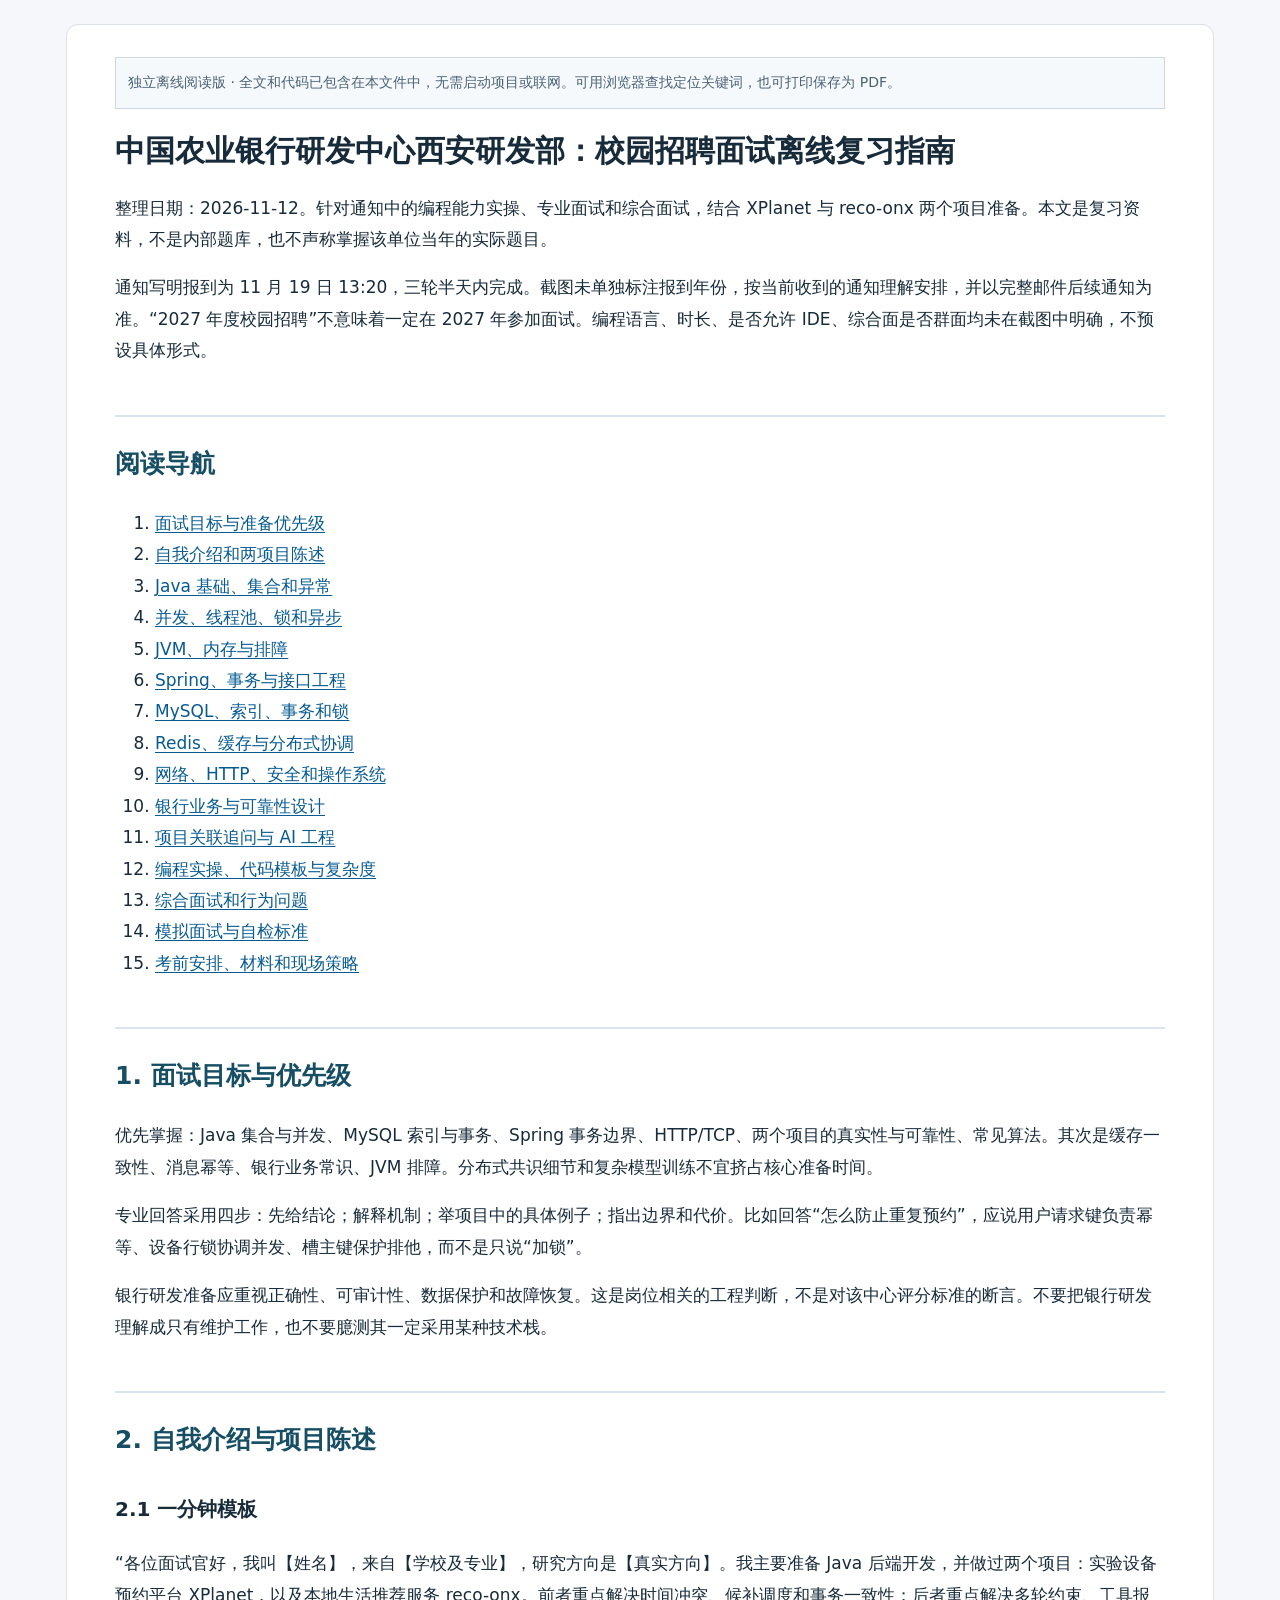
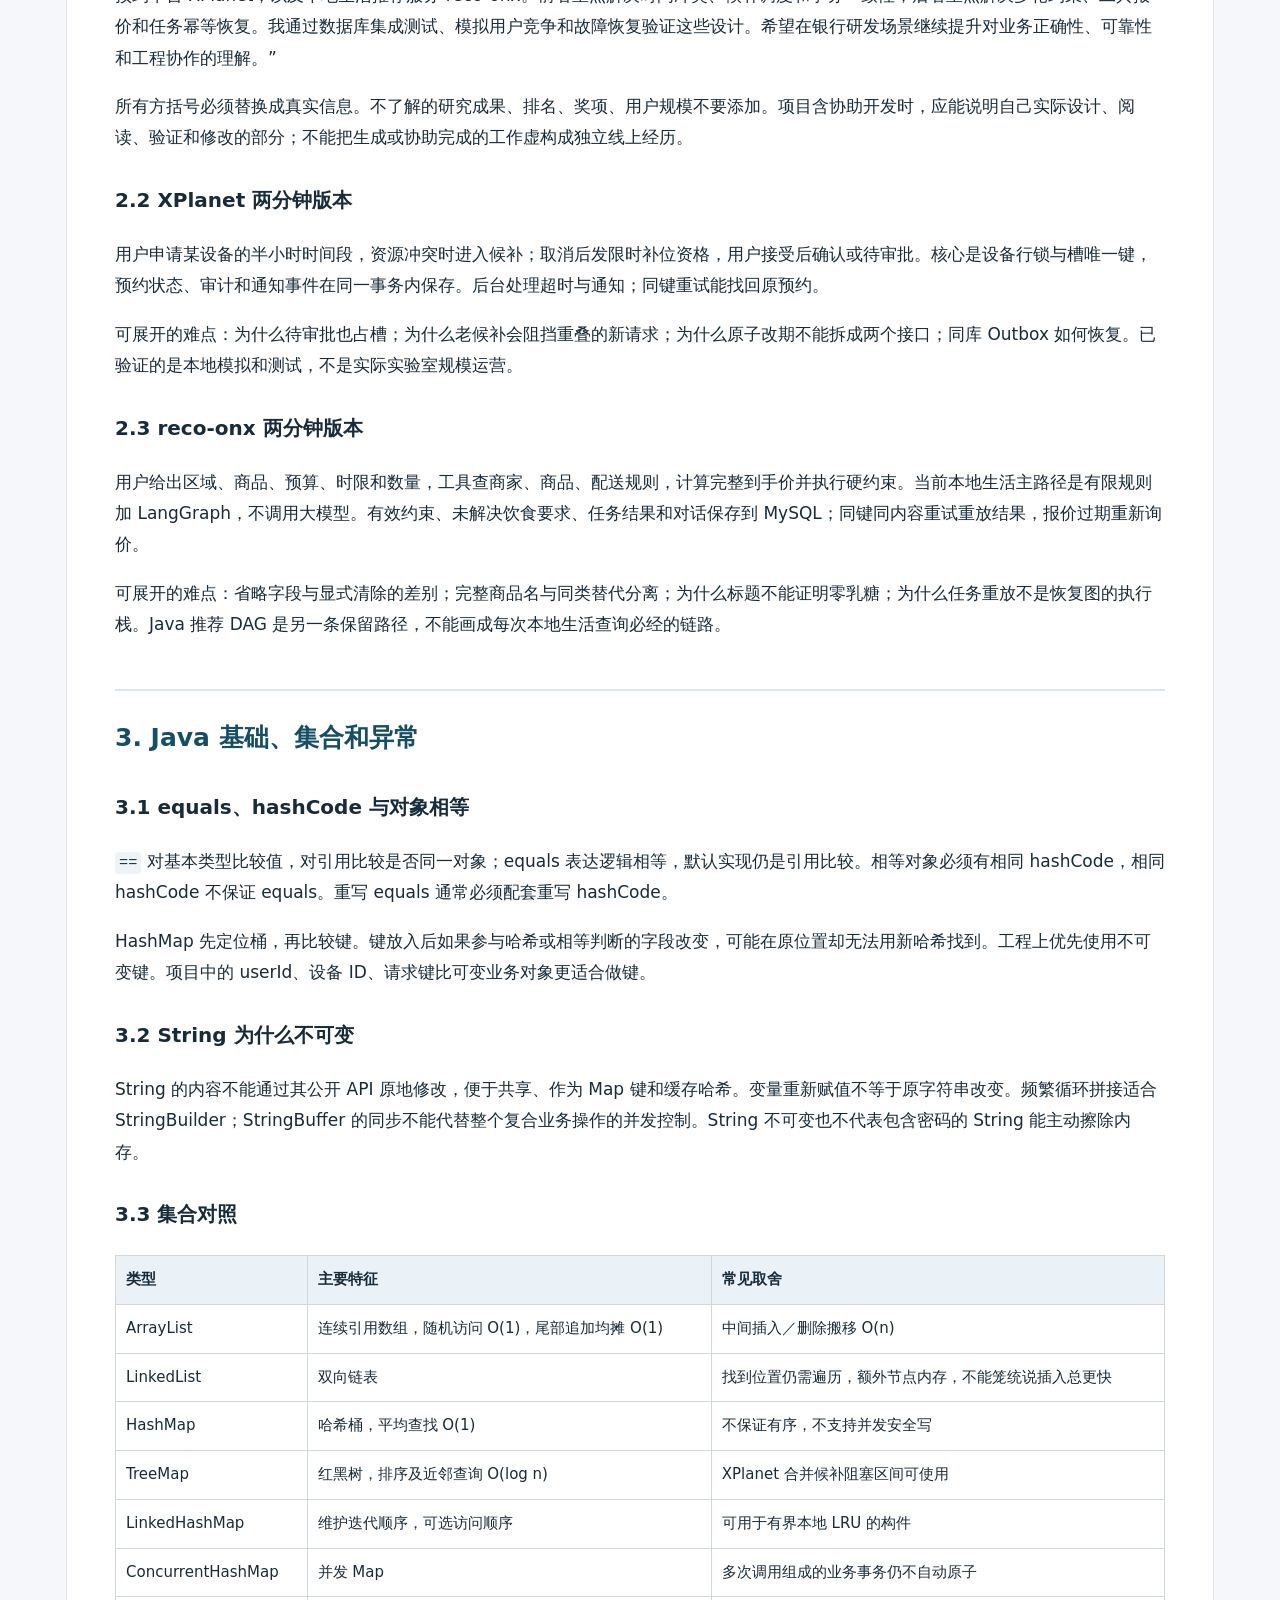
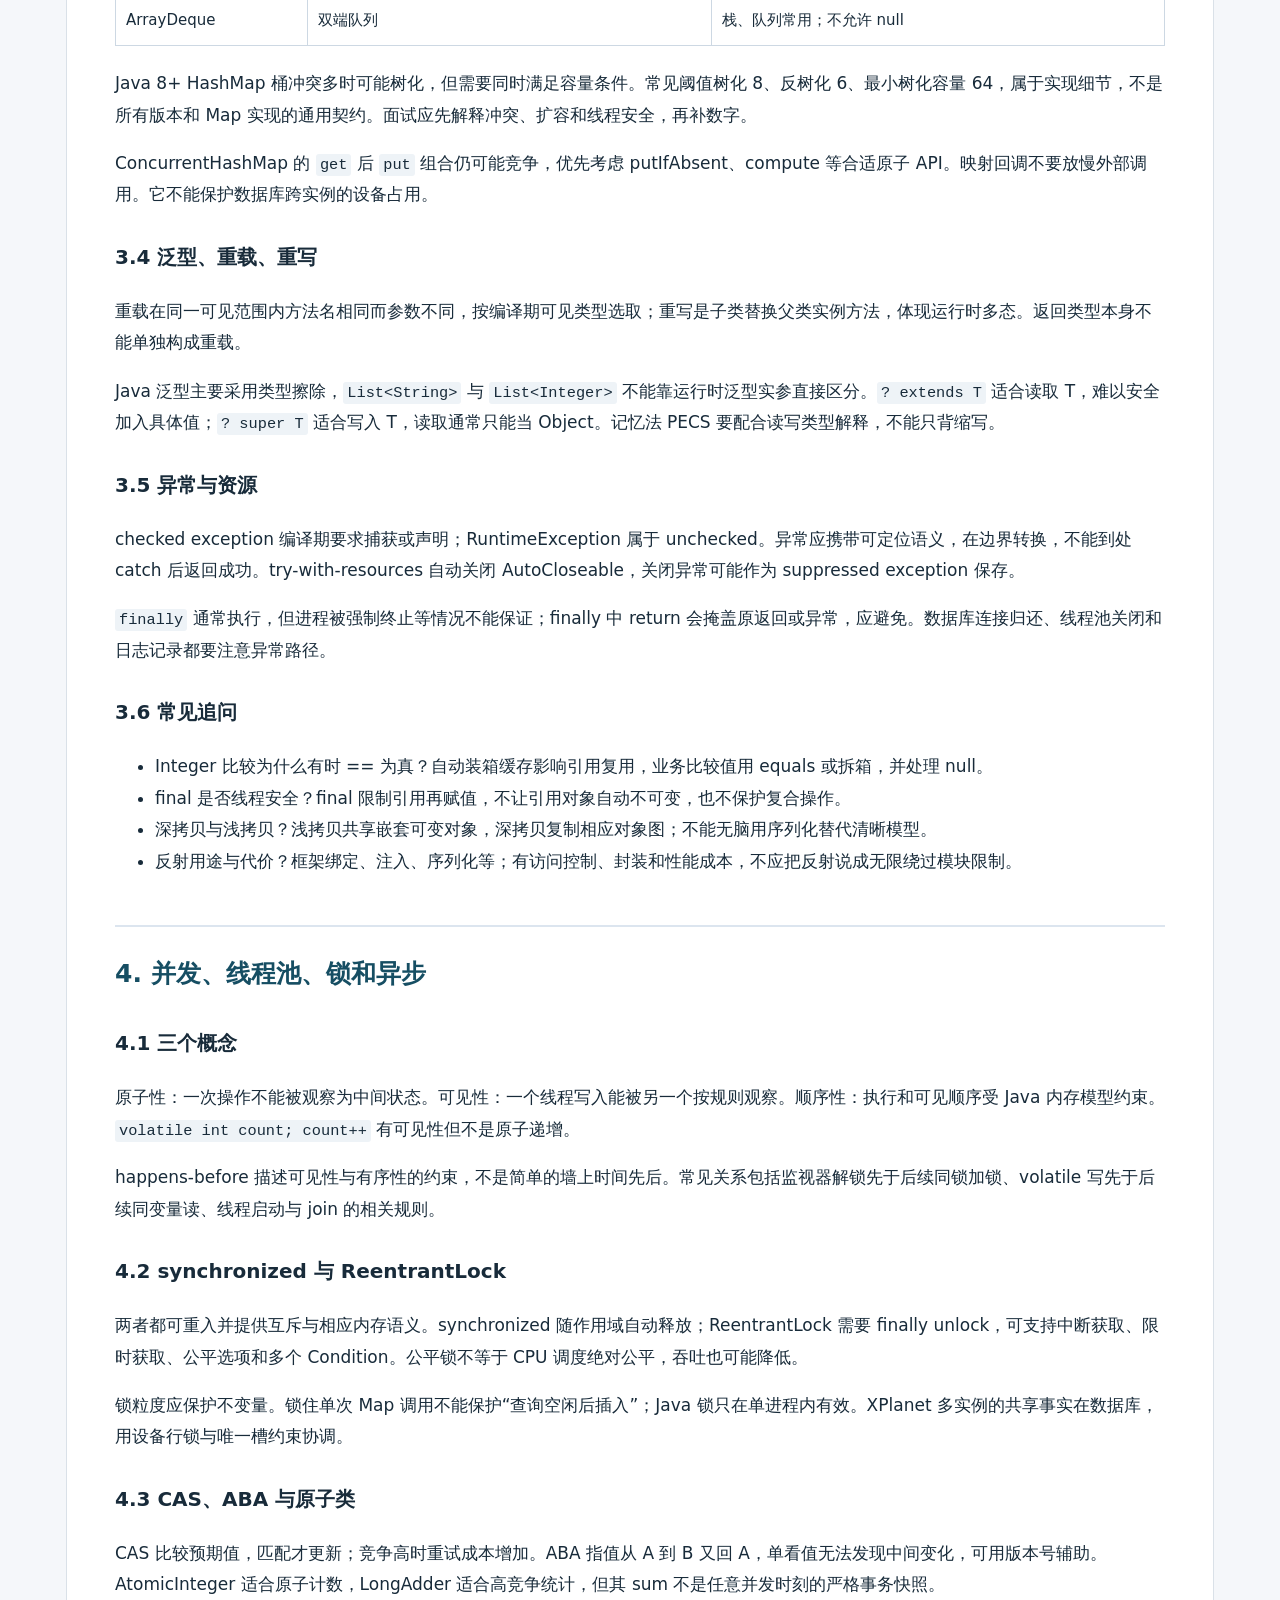
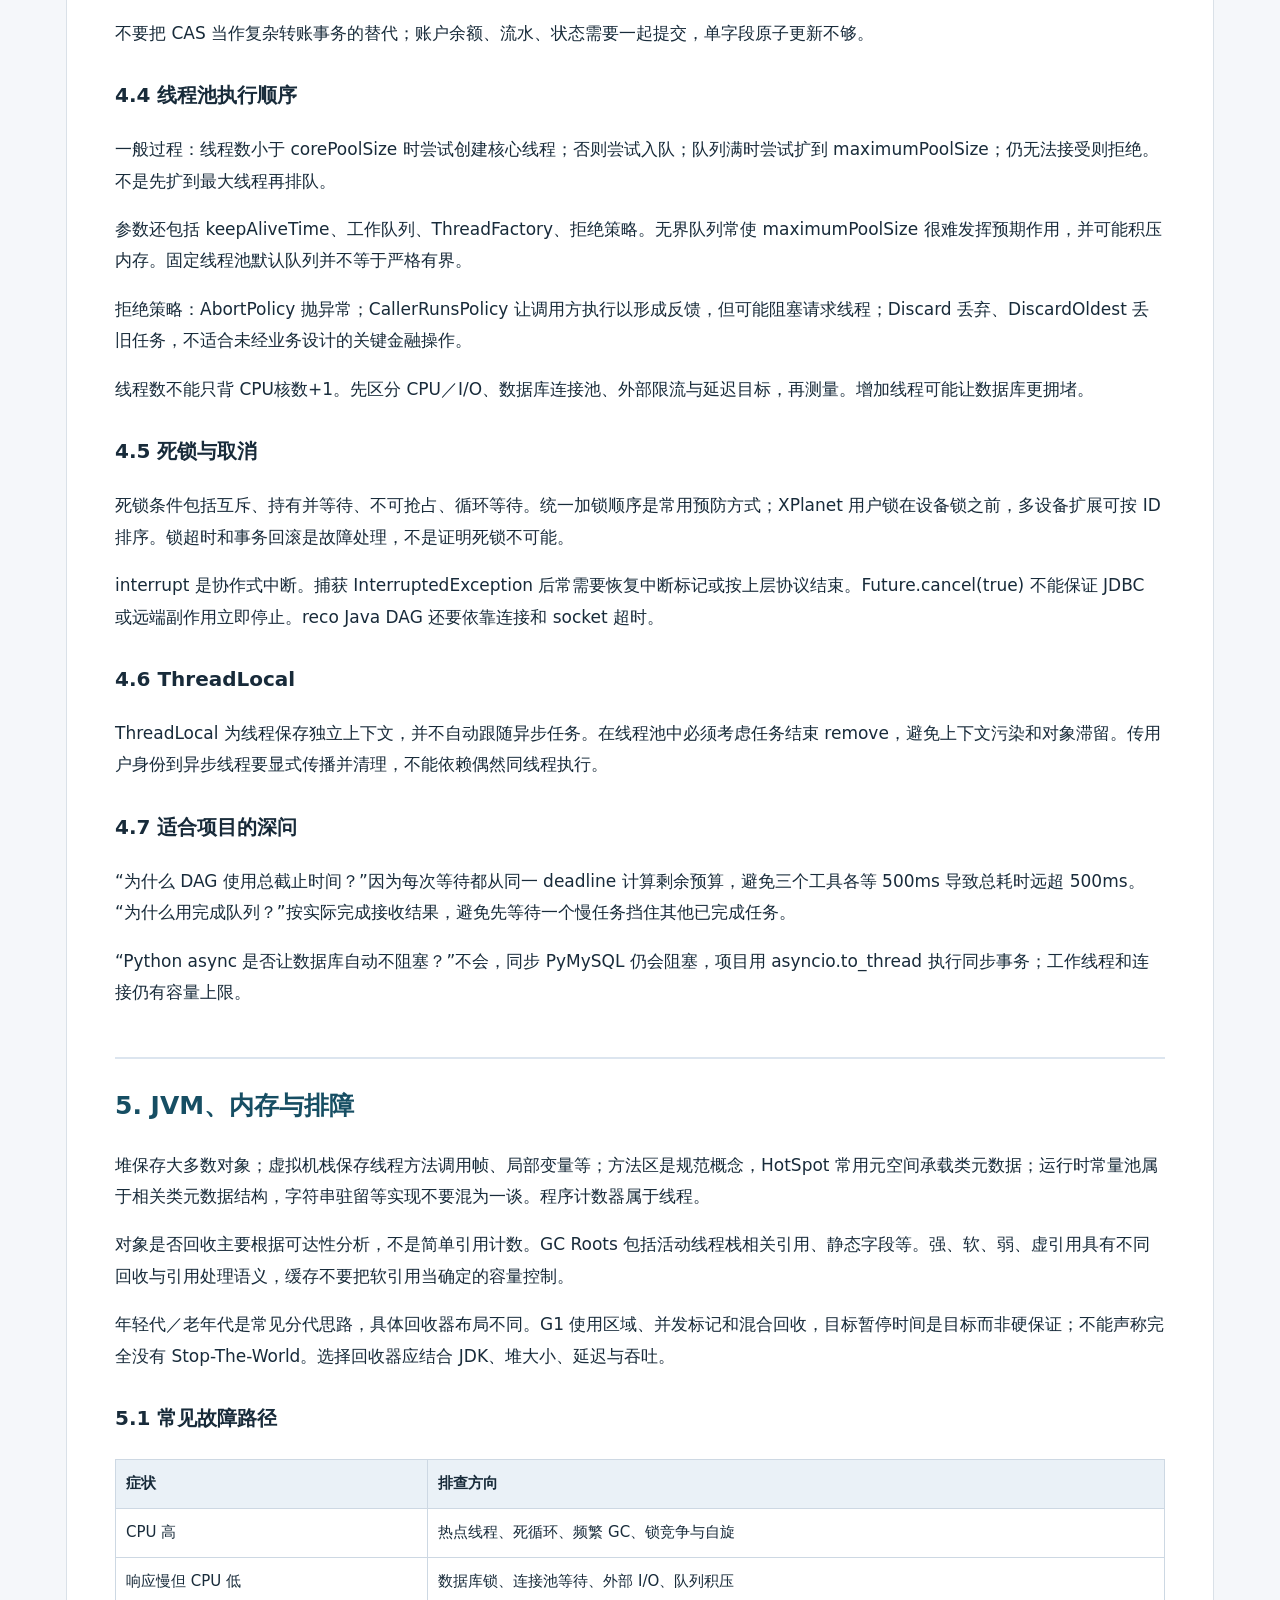
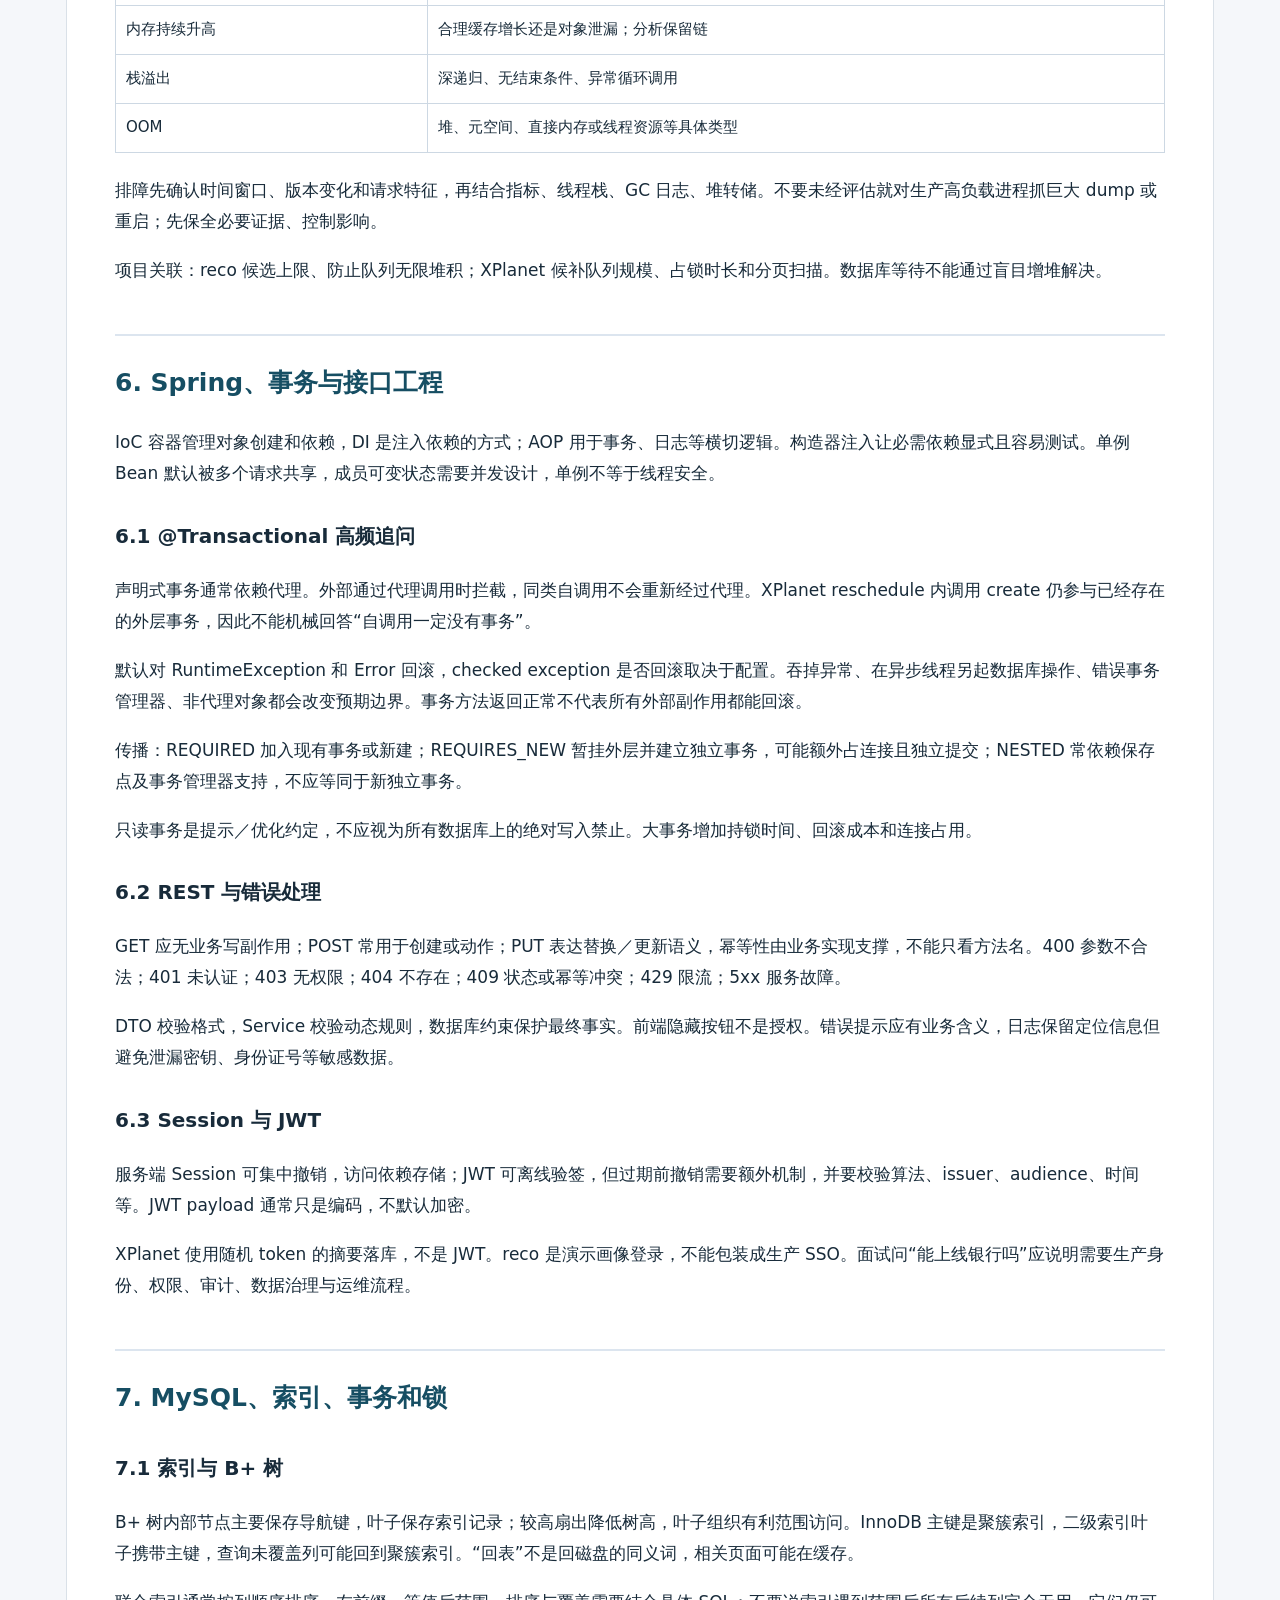
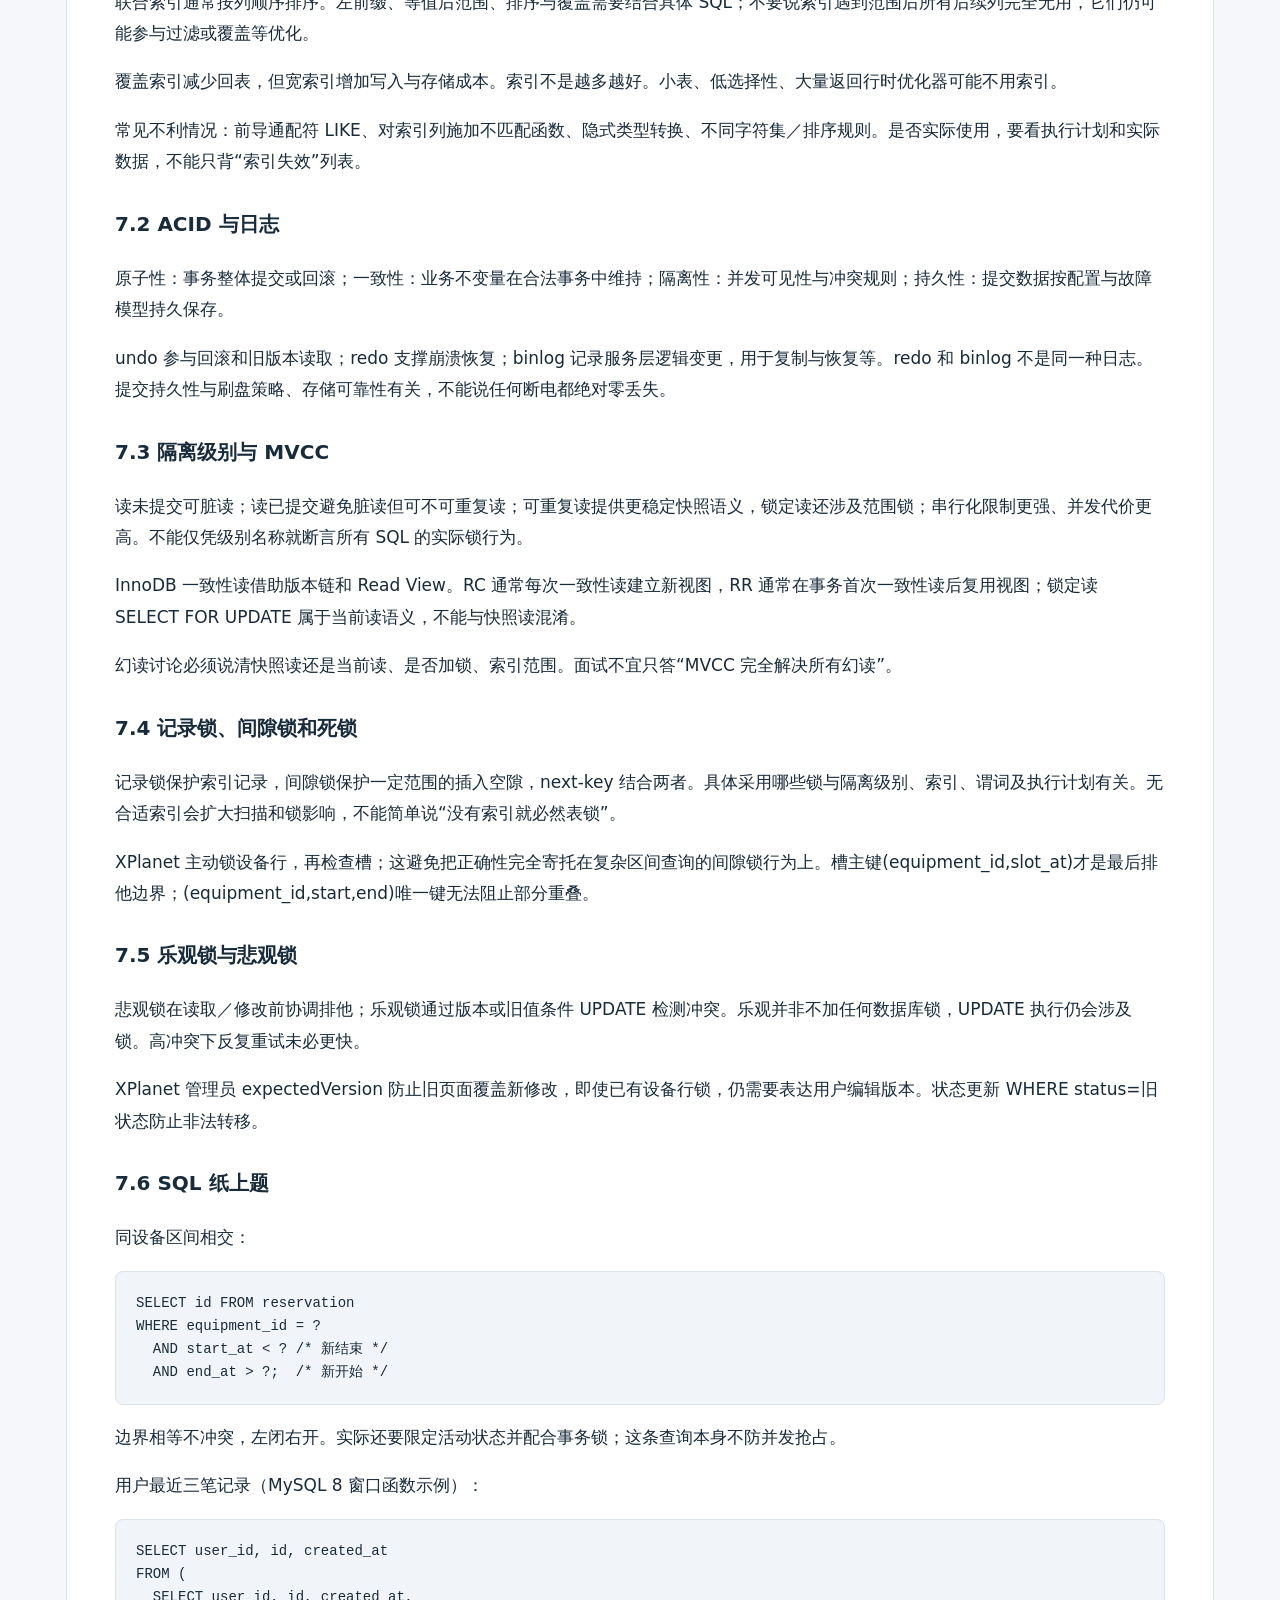
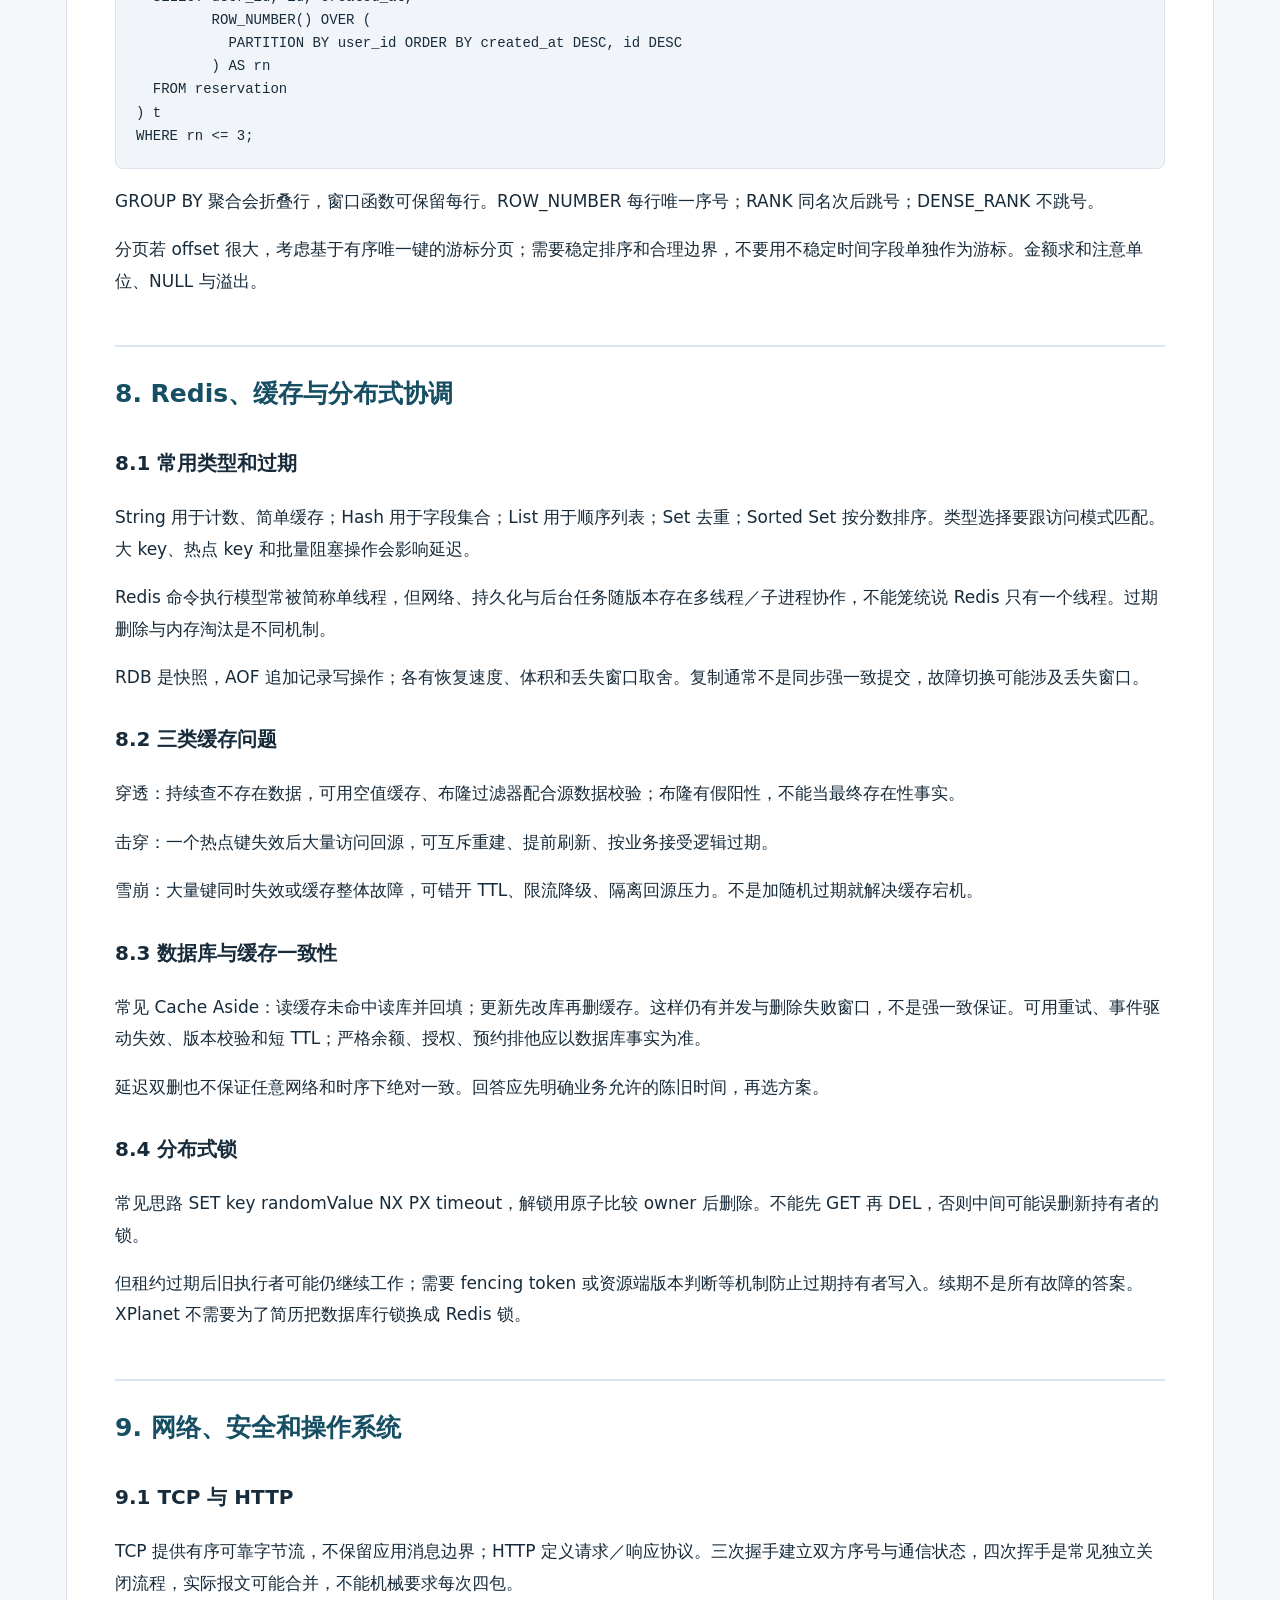
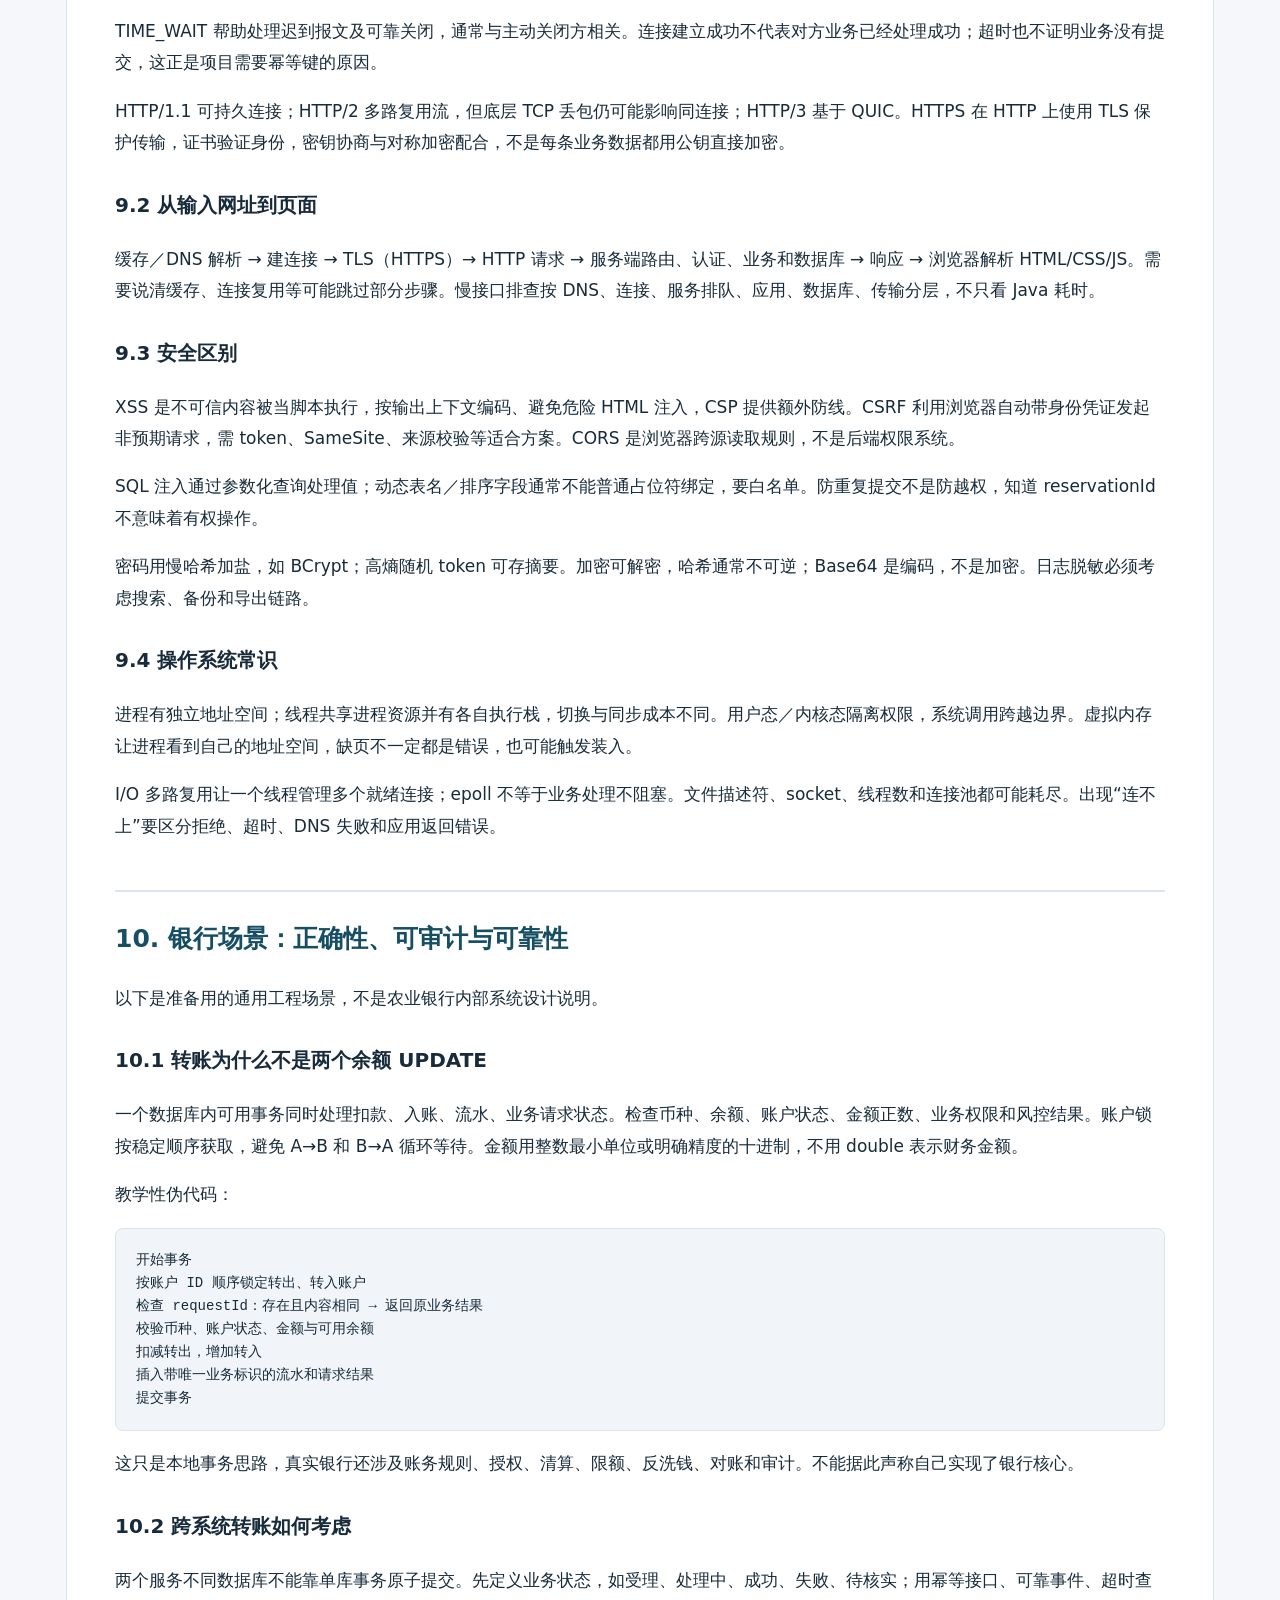
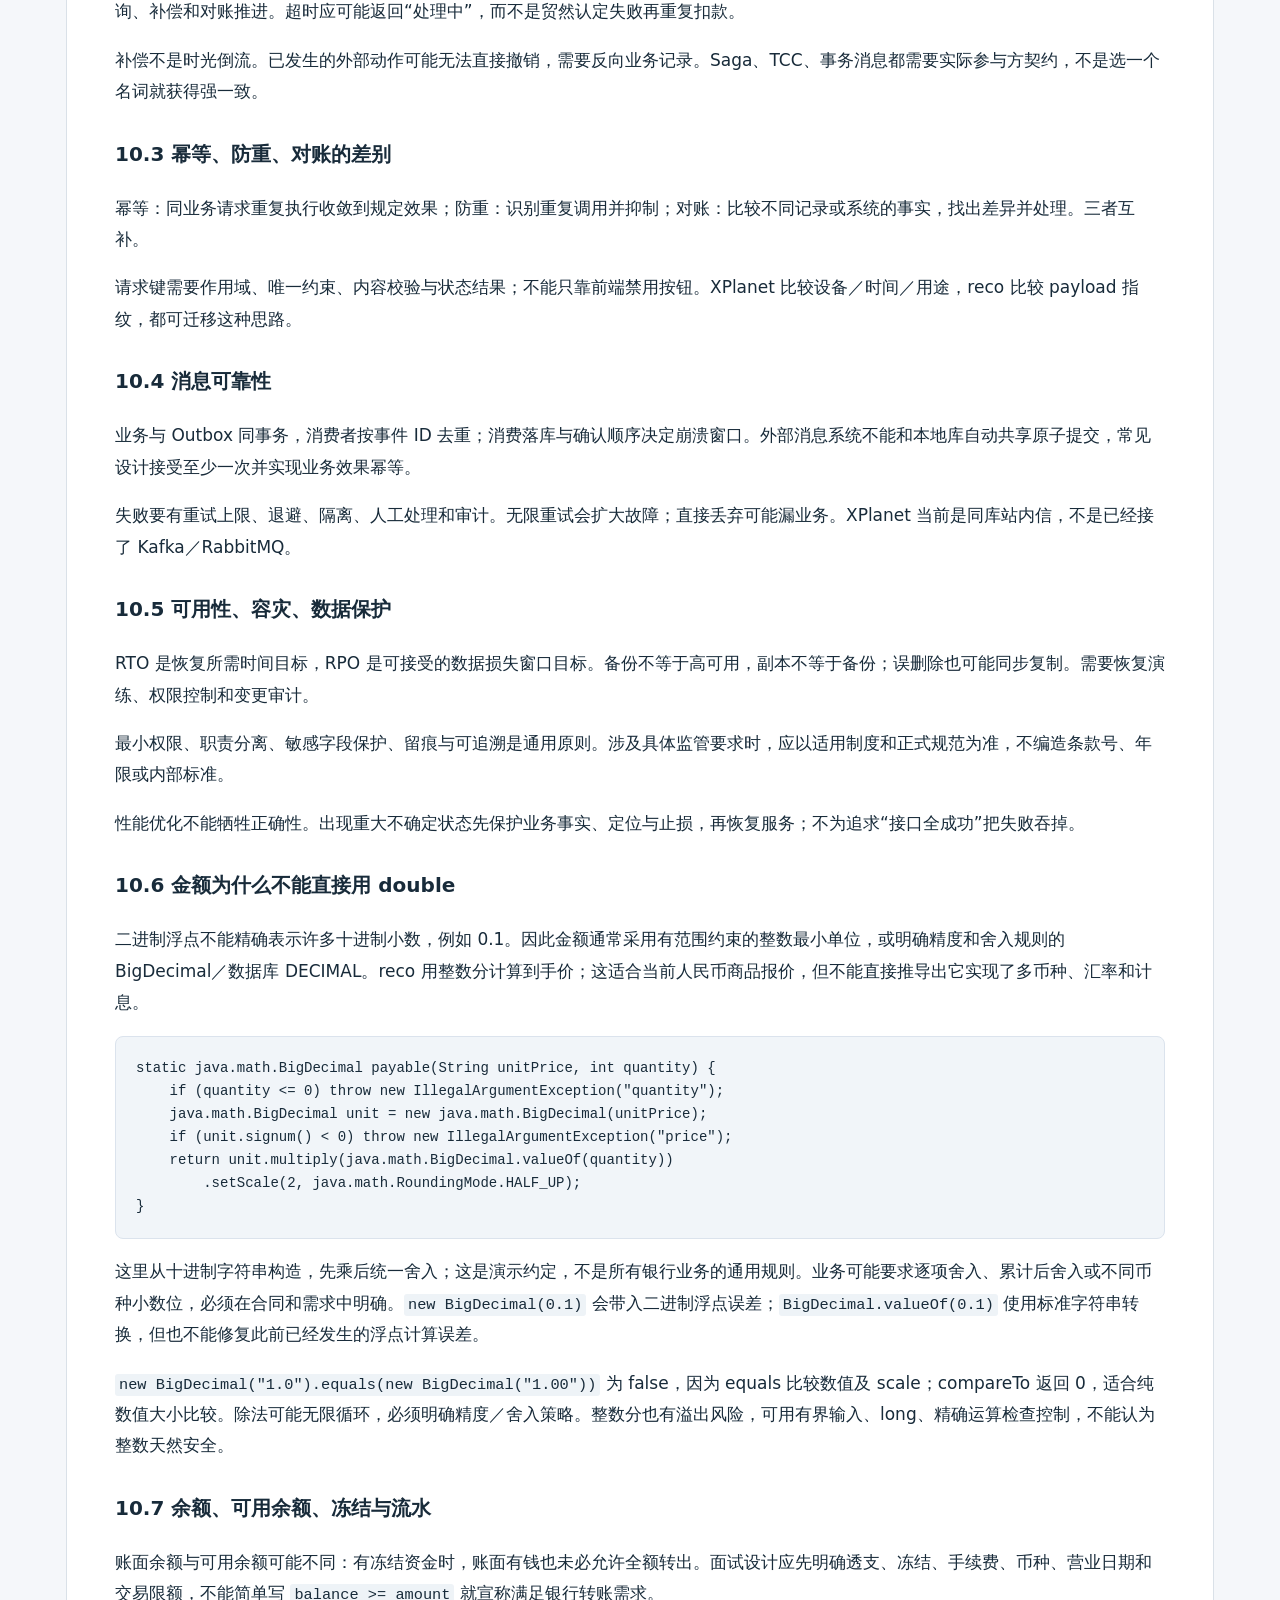
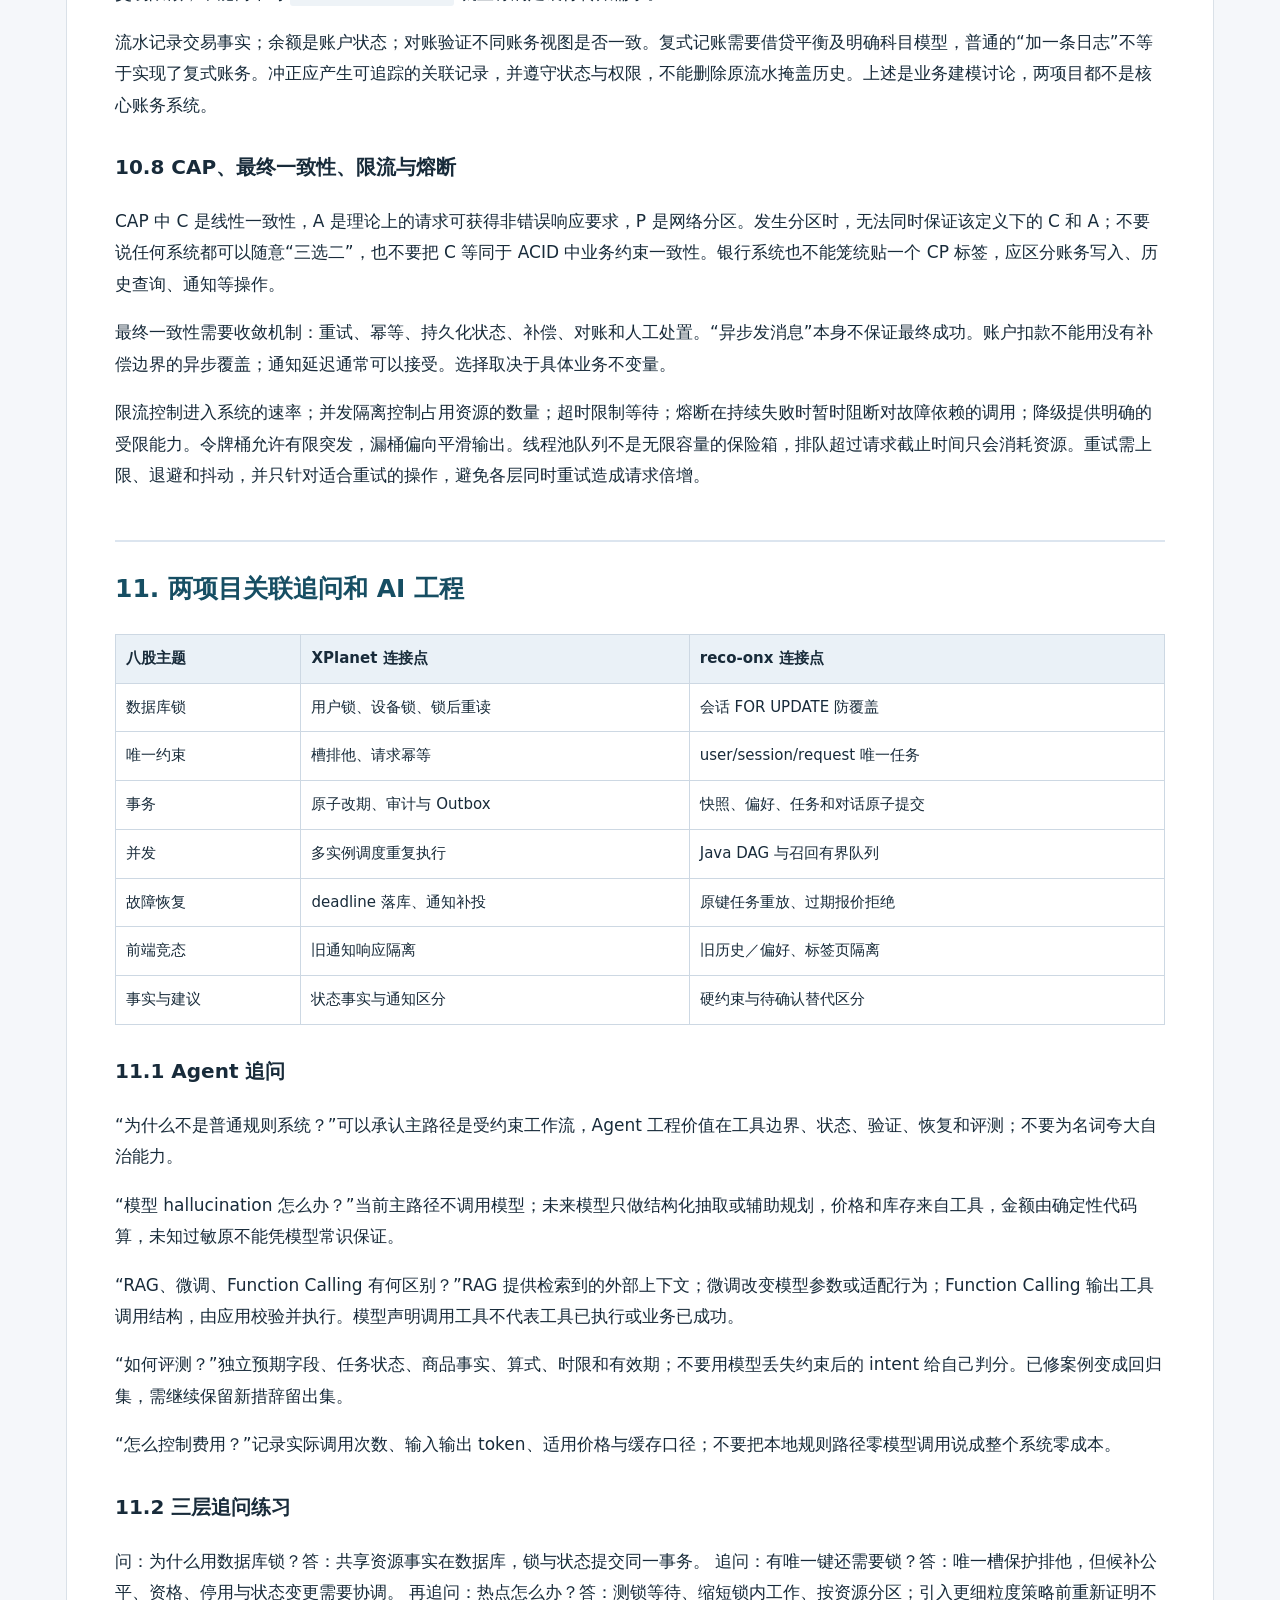
<file: docs/interview/ABC-XIAN-REVIEW.html>
<!doctype html>
<html lang="zh-CN"><head><meta charset="utf-8"><meta name="viewport" content="width=device-width,initial-scale=1"><title>中国农业银行研发中心西安研发部：校园招聘面试离线复习指南</title><style>
:root{color-scheme:light}body{margin:0;background:#f5f7fa;color:#182b3a;font:17px/1.85 system-ui,-apple-system,"Segoe UI","Microsoft YaHei",sans-serif}main{max-width:1050px;margin:24px auto;padding:32px 48px;background:white;border:1px solid #dae1e8;border-radius:12px;overflow-wrap:anywhere}h1{font-size:30px;line-height:1.45}h2{margin-top:48px;padding-top:24px;border-top:2px solid #dce5ef;color:#164e63;font-size:25px}h3{font-size:20px;margin-top:28px}a{color:#075b91;text-underline-offset:3px}pre{padding:20px;background:#f1f5f9;border:1px solid #dbe3ed;border-radius:8px;overflow:auto;font:14px/1.65 ui-monospace,SFMono-Regular,Consolas,monospace;overflow-wrap:normal}code{font-family:ui-monospace,SFMono-Regular,Consolas,monospace}p code,li code,td code{background:#eef3f7;padding:2px 4px;border-radius:3px;font-size:.9em}table{border-collapse:collapse;width:100%;font-size:15px;margin:22px 0}th,td{border:1px solid #cdd8e3;padding:10px;text-align:left;vertical-align:top}th{background:#eaf1f7}blockquote{border-left:4px solid #0e7490;padding-left:18px;color:#385064}.offline-note{font-size:14px;color:#4b6274;border:1px solid #cdd8e3;padding:12px;background:#f5f9fc}@media(max-width:700px){main{margin:0;padding:20px;border:0}body{font-size:16px}pre{font-size:12px}}@media print{body{background:white;font-size:11pt}main{margin:0;max-width:none;border:0;padding:0}pre{white-space:pre-wrap;overflow-wrap:anywhere;font-size:9pt}h2,h3{break-after:avoid}table{font-size:9pt}a{color:inherit}}
</style></head><body><main><div class="offline-note">独立离线阅读版 · 全文和代码已包含在本文件中，无需启动项目或联网。可用浏览器查找定位关键词，也可打印保存为 PDF。</div><h1>中国农业银行研发中心西安研发部：校园招聘面试离线复习指南</h1>
<p>整理日期：2026-11-12。针对通知中的编程能力实操、专业面试和综合面试，结合 XPlanet 与 reco-onx 两个项目准备。本文是复习资料，不是内部题库，也不声称掌握该单位当年的实际题目。</p>
<p>通知写明报到为 11 月 19 日 13:20，三轮半天内完成。截图未单独标注报到年份，按当前收到的通知理解安排，并以完整邮件后续通知为准。“2027 年度校园招聘”不意味着一定在 2027 年参加面试。编程语言、时长、是否允许 IDE、综合面是否群面均未在截图中明确，不预设具体形式。</p>
<h2>阅读导航</h2>
<ol>
<li><a href="#chapter-1">面试目标与准备优先级</a></li>
<li><a href="#chapter-2">自我介绍和两项目陈述</a></li>
<li><a href="#chapter-3">Java 基础、集合和异常</a></li>
<li><a href="#chapter-4">并发、线程池、锁和异步</a></li>
<li><a href="#chapter-5">JVM、内存与排障</a></li>
<li><a href="#chapter-6">Spring、事务与接口工程</a></li>
<li><a href="#chapter-7">MySQL、索引、事务和锁</a></li>
<li><a href="#chapter-8">Redis、缓存与分布式协调</a></li>
<li><a href="#chapter-9">网络、HTTP、安全和操作系统</a></li>
<li><a href="#chapter-10">银行业务与可靠性设计</a></li>
<li><a href="#chapter-11">项目关联追问与 AI 工程</a></li>
<li><a href="#chapter-12">编程实操、代码模板与复杂度</a></li>
<li><a href="#chapter-13">综合面试和行为问题</a></li>
<li><a href="#chapter-14">模拟面试与自检标准</a></li>
<li><a href="#chapter-15">考前安排、材料和现场策略</a></li>
</ol>
<p><a id="chapter-1"></a></p>
<h2>1. 面试目标与优先级</h2>
<p>优先掌握：Java 集合与并发、MySQL 索引与事务、Spring 事务边界、HTTP/TCP、两个项目的真实性与可靠性、常见算法。其次是缓存一致性、消息幂等、银行业务常识、JVM 排障。分布式共识细节和复杂模型训练不宜挤占核心准备时间。</p>
<p>专业回答采用四步：先给结论；解释机制；举项目中的具体例子；指出边界和代价。比如回答“怎么防止重复预约”，应说用户请求键负责幂等、设备行锁协调并发、槽主键保护排他，而不是只说“加锁”。</p>
<p>银行研发准备应重视正确性、可审计性、数据保护和故障恢复。这是岗位相关的工程判断，不是对该中心评分标准的断言。不要把银行研发理解成只有维护工作，也不要臆测其一定采用某种技术栈。</p>
<p><a id="chapter-2"></a></p>
<h2>2. 自我介绍与项目陈述</h2>
<h3>2.1 一分钟模板</h3>
<p>“各位面试官好，我叫【姓名】，来自【学校及专业】，研究方向是【真实方向】。我主要准备 Java 后端开发，并做过两个项目：实验设备预约平台 XPlanet，以及本地生活推荐服务 reco-onx。前者重点解决时间冲突、候补调度和事务一致性；后者重点解决多轮约束、工具报价和任务幂等恢复。我通过数据库集成测试、模拟用户竞争和故障恢复验证这些设计。希望在银行研发场景继续提升对业务正确性、可靠性和工程协作的理解。”</p>
<p>所有方括号必须替换成真实信息。不了解的研究成果、排名、奖项、用户规模不要添加。项目含协助开发时，应能说明自己实际设计、阅读、验证和修改的部分；不能把生成或协助完成的工作虚构成独立线上经历。</p>
<h3>2.2 XPlanet 两分钟版本</h3>
<p>用户申请某设备的半小时时间段，资源冲突时进入候补；取消后发限时补位资格，用户接受后确认或待审批。核心是设备行锁与槽唯一键，预约状态、审计和通知事件在同一事务内保存。后台处理超时与通知；同键重试能找回原预约。</p>
<p>可展开的难点：为什么待审批也占槽；为什么老候补会阻挡重叠的新请求；为什么原子改期不能拆成两个接口；同库 Outbox 如何恢复。已验证的是本地模拟和测试，不是实际实验室规模运营。</p>
<h3>2.3 reco-onx 两分钟版本</h3>
<p>用户给出区域、商品、预算、时限和数量，工具查商家、商品、配送规则，计算完整到手价并执行硬约束。当前本地生活主路径是有限规则加 LangGraph，不调用大模型。有效约束、未解决饮食要求、任务结果和对话保存到 MySQL；同键同内容重试重放结果，报价过期重新询价。</p>
<p>可展开的难点：省略字段与显式清除的差别；完整商品名与同类替代分离；为什么标题不能证明零乳糖；为什么任务重放不是恢复图的执行栈。Java 推荐 DAG 是另一条保留路径，不能画成每次本地生活查询必经的链路。</p>
<p><a id="chapter-3"></a></p>
<h2>3. Java 基础、集合和异常</h2>
<h3>3.1 equals、hashCode 与对象相等</h3>
<p><code>==</code> 对基本类型比较值，对引用比较是否同一对象；equals 表达逻辑相等，默认实现仍是引用比较。相等对象必须有相同 hashCode，相同 hashCode 不保证 equals。重写 equals 通常必须配套重写 hashCode。</p>
<p>HashMap 先定位桶，再比较键。键放入后如果参与哈希或相等判断的字段改变，可能在原位置却无法用新哈希找到。工程上优先使用不可变键。项目中的 userId、设备 ID、请求键比可变业务对象更适合做键。</p>
<h3>3.2 String 为什么不可变</h3>
<p>String 的内容不能通过其公开 API 原地修改，便于共享、作为 Map 键和缓存哈希。变量重新赋值不等于原字符串改变。频繁循环拼接适合 StringBuilder；StringBuffer 的同步不能代替整个复合业务操作的并发控制。String 不可变也不代表包含密码的 String 能主动擦除内存。</p>
<h3>3.3 集合对照</h3>
<table>
<thead>
<tr>
<th>类型</th>
<th>主要特征</th>
<th>常见取舍</th>
</tr>
</thead>
<tbody><tr>
<td>ArrayList</td>
<td>连续引用数组，随机访问 O(1)，尾部追加均摊 O(1)</td>
<td>中间插入／删除搬移 O(n)</td>
</tr>
<tr>
<td>LinkedList</td>
<td>双向链表</td>
<td>找到位置仍需遍历，额外节点内存，不能笼统说插入总更快</td>
</tr>
<tr>
<td>HashMap</td>
<td>哈希桶，平均查找 O(1)</td>
<td>不保证有序，不支持并发安全写</td>
</tr>
<tr>
<td>TreeMap</td>
<td>红黑树，排序及近邻查询 O(log n)</td>
<td>XPlanet 合并候补阻塞区间可使用</td>
</tr>
<tr>
<td>LinkedHashMap</td>
<td>维护迭代顺序，可选访问顺序</td>
<td>可用于有界本地 LRU 的构件</td>
</tr>
<tr>
<td>ConcurrentHashMap</td>
<td>并发 Map</td>
<td>多次调用组成的业务事务仍不自动原子</td>
</tr>
<tr>
<td>ArrayDeque</td>
<td>双端队列</td>
<td>栈、队列常用；不允许 null</td>
</tr>
</tbody></table>
<p>Java 8+ HashMap 桶冲突多时可能树化，但需要同时满足容量条件。常见阈值树化 8、反树化 6、最小树化容量 64，属于实现细节，不是所有版本和 Map 实现的通用契约。面试应先解释冲突、扩容和线程安全，再补数字。</p>
<p>ConcurrentHashMap 的 <code>get</code> 后 <code>put</code> 组合仍可能竞争，优先考虑 putIfAbsent、compute 等合适原子 API。映射回调不要放慢外部调用。它不能保护数据库跨实例的设备占用。</p>
<h3>3.4 泛型、重载、重写</h3>
<p>重载在同一可见范围内方法名相同而参数不同，按编译期可见类型选取；重写是子类替换父类实例方法，体现运行时多态。返回类型本身不能单独构成重载。</p>
<p>Java 泛型主要采用类型擦除，<code>List&lt;String&gt;</code> 与 <code>List&lt;Integer&gt;</code> 不能靠运行时泛型实参直接区分。<code>? extends T</code> 适合读取 T，难以安全加入具体值；<code>? super T</code> 适合写入 T，读取通常只能当 Object。记忆法 PECS 要配合读写类型解释，不能只背缩写。</p>
<h3>3.5 异常与资源</h3>
<p>checked exception 编译期要求捕获或声明；RuntimeException 属于 unchecked。异常应携带可定位语义，在边界转换，不能到处 catch 后返回成功。try-with-resources 自动关闭 AutoCloseable，关闭异常可能作为 suppressed exception 保存。</p>
<p><code>finally</code> 通常执行，但进程被强制终止等情况不能保证；finally 中 return 会掩盖原返回或异常，应避免。数据库连接归还、线程池关闭和日志记录都要注意异常路径。</p>
<h3>3.6 常见追问</h3>
<ul>
<li>Integer 比较为什么有时 == 为真？自动装箱缓存影响引用复用，业务比较值用 equals 或拆箱，并处理 null。</li>
<li>final 是否线程安全？final 限制引用再赋值，不让引用对象自动不可变，也不保护复合操作。</li>
<li>深拷贝与浅拷贝？浅拷贝共享嵌套可变对象，深拷贝复制相应对象图；不能无脑用序列化替代清晰模型。</li>
<li>反射用途与代价？框架绑定、注入、序列化等；有访问控制、封装和性能成本，不应把反射说成无限绕过模块限制。</li>
</ul>
<p><a id="chapter-4"></a></p>
<h2>4. 并发、线程池、锁和异步</h2>
<h3>4.1 三个概念</h3>
<p>原子性：一次操作不能被观察为中间状态。可见性：一个线程写入能被另一个按规则观察。顺序性：执行和可见顺序受 Java 内存模型约束。<code>volatile int count; count++</code> 有可见性但不是原子递增。</p>
<p>happens-before 描述可见性与有序性的约束，不是简单的墙上时间先后。常见关系包括监视器解锁先于后续同锁加锁、volatile 写先于后续同变量读、线程启动与 join 的相关规则。</p>
<h3>4.2 synchronized 与 ReentrantLock</h3>
<p>两者都可重入并提供互斥与相应内存语义。synchronized 随作用域自动释放；ReentrantLock 需要 finally unlock，可支持中断获取、限时获取、公平选项和多个 Condition。公平锁不等于 CPU 调度绝对公平，吞吐也可能降低。</p>
<p>锁粒度应保护不变量。锁住单次 Map 调用不能保护“查询空闲后插入”；Java 锁只在单进程内有效。XPlanet 多实例的共享事实在数据库，用设备行锁与唯一槽约束协调。</p>
<h3>4.3 CAS、ABA 与原子类</h3>
<p>CAS 比较预期值，匹配才更新；竞争高时重试成本增加。ABA 指值从 A 到 B 又回 A，单看值无法发现中间变化，可用版本号辅助。AtomicInteger 适合原子计数，LongAdder 适合高竞争统计，但其 sum 不是任意并发时刻的严格事务快照。</p>
<p>不要把 CAS 当作复杂转账事务的替代；账户余额、流水、状态需要一起提交，单字段原子更新不够。</p>
<h3>4.4 线程池执行顺序</h3>
<p>一般过程：线程数小于 corePoolSize 时尝试创建核心线程；否则尝试入队；队列满时尝试扩到 maximumPoolSize；仍无法接受则拒绝。不是先扩到最大线程再排队。</p>
<p>参数还包括 keepAliveTime、工作队列、ThreadFactory、拒绝策略。无界队列常使 maximumPoolSize 很难发挥预期作用，并可能积压内存。固定线程池默认队列并不等于严格有界。</p>
<p>拒绝策略：AbortPolicy 抛异常；CallerRunsPolicy 让调用方执行以形成反馈，但可能阻塞请求线程；Discard 丢弃、DiscardOldest 丢旧任务，不适合未经业务设计的关键金融操作。</p>
<p>线程数不能只背 CPU核数+1。先区分 CPU／I/O、数据库连接池、外部限流与延迟目标，再测量。增加线程可能让数据库更拥堵。</p>
<h3>4.5 死锁与取消</h3>
<p>死锁条件包括互斥、持有并等待、不可抢占、循环等待。统一加锁顺序是常用预防方式；XPlanet 用户锁在设备锁之前，多设备扩展可按 ID 排序。锁超时和事务回滚是故障处理，不是证明死锁不可能。</p>
<p>interrupt 是协作式中断。捕获 InterruptedException 后常需要恢复中断标记或按上层协议结束。Future.cancel(true) 不能保证 JDBC 或远端副作用立即停止。reco Java DAG 还要依靠连接和 socket 超时。</p>
<h3>4.6 ThreadLocal</h3>
<p>ThreadLocal 为线程保存独立上下文，并不自动跟随异步任务。在线程池中必须考虑任务结束 remove，避免上下文污染和对象滞留。传用户身份到异步线程要显式传播并清理，不能依赖偶然同线程执行。</p>
<h3>4.7 适合项目的深问</h3>
<p>“为什么 DAG 使用总截止时间？”因为每次等待都从同一 deadline 计算剩余预算，避免三个工具各等 500ms 导致总耗时远超 500ms。“为什么用完成队列？”按实际完成接收结果，避免先等待一个慢任务挡住其他已完成任务。</p>
<p>“Python async 是否让数据库自动不阻塞？”不会，同步 PyMySQL 仍会阻塞，项目用 asyncio.to_thread 执行同步事务；工作线程和连接仍有容量上限。</p>
<p><a id="chapter-5"></a></p>
<h2>5. JVM、内存与排障</h2>
<p>堆保存大多数对象；虚拟机栈保存线程方法调用帧、局部变量等；方法区是规范概念，HotSpot 常用元空间承载类元数据；运行时常量池属于相关类元数据结构，字符串驻留等实现不要混为一谈。程序计数器属于线程。</p>
<p>对象是否回收主要根据可达性分析，不是简单引用计数。GC Roots 包括活动线程栈相关引用、静态字段等。强、软、弱、虚引用具有不同回收与引用处理语义，缓存不要把软引用当确定的容量控制。</p>
<p>年轻代／老年代是常见分代思路，具体回收器布局不同。G1 使用区域、并发标记和混合回收，目标暂停时间是目标而非硬保证；不能声称完全没有 Stop-The-World。选择回收器应结合 JDK、堆大小、延迟与吞吐。</p>
<h3>5.1 常见故障路径</h3>
<table>
<thead>
<tr>
<th>症状</th>
<th>排查方向</th>
</tr>
</thead>
<tbody><tr>
<td>CPU 高</td>
<td>热点线程、死循环、频繁 GC、锁竞争与自旋</td>
</tr>
<tr>
<td>响应慢但 CPU 低</td>
<td>数据库锁、连接池等待、外部 I/O、队列积压</td>
</tr>
<tr>
<td>内存持续升高</td>
<td>合理缓存增长还是对象泄漏；分析保留链</td>
</tr>
<tr>
<td>栈溢出</td>
<td>深递归、无结束条件、异常循环调用</td>
</tr>
<tr>
<td>OOM</td>
<td>堆、元空间、直接内存或线程资源等具体类型</td>
</tr>
</tbody></table>
<p>排障先确认时间窗口、版本变化和请求特征，再结合指标、线程栈、GC 日志、堆转储。不要未经评估就对生产高负载进程抓巨大 dump 或重启；先保全必要证据、控制影响。</p>
<p>项目关联：reco 候选上限、防止队列无限堆积；XPlanet 候补队列规模、占锁时长和分页扫描。数据库等待不能通过盲目增堆解决。</p>
<p><a id="chapter-6"></a></p>
<h2>6. Spring、事务与接口工程</h2>
<p>IoC 容器管理对象创建和依赖，DI 是注入依赖的方式；AOP 用于事务、日志等横切逻辑。构造器注入让必需依赖显式且容易测试。单例 Bean 默认被多个请求共享，成员可变状态需要并发设计，单例不等于线程安全。</p>
<h3>6.1 @Transactional 高频追问</h3>
<p>声明式事务通常依赖代理。外部通过代理调用时拦截，同类自调用不会重新经过代理。XPlanet reschedule 内调用 create 仍参与已经存在的外层事务，因此不能机械回答“自调用一定没有事务”。</p>
<p>默认对 RuntimeException 和 Error 回滚，checked exception 是否回滚取决于配置。吞掉异常、在异步线程另起数据库操作、错误事务管理器、非代理对象都会改变预期边界。事务方法返回正常不代表所有外部副作用都能回滚。</p>
<p>传播：REQUIRED 加入现有事务或新建；REQUIRES_NEW 暂挂外层并建立独立事务，可能额外占连接且独立提交；NESTED 常依赖保存点及事务管理器支持，不应等同于新独立事务。</p>
<p>只读事务是提示／优化约定，不应视为所有数据库上的绝对写入禁止。大事务增加持锁时间、回滚成本和连接占用。</p>
<h3>6.2 REST 与错误处理</h3>
<p>GET 应无业务写副作用；POST 常用于创建或动作；PUT 表达替换／更新语义，幂等性由业务实现支撑，不能只看方法名。400 参数不合法；401 未认证；403 无权限；404 不存在；409 状态或幂等冲突；429 限流；5xx 服务故障。</p>
<p>DTO 校验格式，Service 校验动态规则，数据库约束保护最终事实。前端隐藏按钮不是授权。错误提示应有业务含义，日志保留定位信息但避免泄漏密钥、身份证号等敏感数据。</p>
<h3>6.3 Session 与 JWT</h3>
<p>服务端 Session 可集中撤销，访问依赖存储；JWT 可离线验签，但过期前撤销需要额外机制，并要校验算法、issuer、audience、时间等。JWT payload 通常只是编码，不默认加密。</p>
<p>XPlanet 使用随机 token 的摘要落库，不是 JWT。reco 是演示画像登录，不能包装成生产 SSO。面试问“能上线银行吗”应说明需要生产身份、权限、审计、数据治理与运维流程。</p>
<p><a id="chapter-7"></a></p>
<h2>7. MySQL、索引、事务和锁</h2>
<h3>7.1 索引与 B+ 树</h3>
<p>B+ 树内部节点主要保存导航键，叶子保存索引记录；较高扇出降低树高，叶子组织有利范围访问。InnoDB 主键是聚簇索引，二级索引叶子携带主键，查询未覆盖列可能回到聚簇索引。“回表”不是回磁盘的同义词，相关页面可能在缓存。</p>
<p>联合索引通常按列顺序排序。左前缀、等值后范围、排序与覆盖需要结合具体 SQL；不要说索引遇到范围后所有后续列完全无用，它们仍可能参与过滤或覆盖等优化。</p>
<p>覆盖索引减少回表，但宽索引增加写入与存储成本。索引不是越多越好。小表、低选择性、大量返回行时优化器可能不用索引。</p>
<p>常见不利情况：前导通配符 LIKE、对索引列施加不匹配函数、隐式类型转换、不同字符集／排序规则。是否实际使用，要看执行计划和实际数据，不能只背“索引失效”列表。</p>
<h3>7.2 ACID 与日志</h3>
<p>原子性：事务整体提交或回滚；一致性：业务不变量在合法事务中维持；隔离性：并发可见性与冲突规则；持久性：提交数据按配置与故障模型持久保存。</p>
<p>undo 参与回滚和旧版本读取；redo 支撑崩溃恢复；binlog 记录服务层逻辑变更，用于复制与恢复等。redo 和 binlog 不是同一种日志。提交持久性与刷盘策略、存储可靠性有关，不能说任何断电都绝对零丢失。</p>
<h3>7.3 隔离级别与 MVCC</h3>
<p>读未提交可脏读；读已提交避免脏读但可不可重复读；可重复读提供更稳定快照语义，锁定读还涉及范围锁；串行化限制更强、并发代价更高。不能仅凭级别名称就断言所有 SQL 的实际锁行为。</p>
<p>InnoDB 一致性读借助版本链和 Read View。RC 通常每次一致性读建立新视图，RR 通常在事务首次一致性读后复用视图；锁定读 SELECT FOR UPDATE 属于当前读语义，不能与快照读混淆。</p>
<p>幻读讨论必须说清快照读还是当前读、是否加锁、索引范围。面试不宜只答“MVCC 完全解决所有幻读”。</p>
<h3>7.4 记录锁、间隙锁和死锁</h3>
<p>记录锁保护索引记录，间隙锁保护一定范围的插入空隙，next-key 结合两者。具体采用哪些锁与隔离级别、索引、谓词及执行计划有关。无合适索引会扩大扫描和锁影响，不能简单说“没有索引就必然表锁”。</p>
<p>XPlanet 主动锁设备行，再检查槽；这避免把正确性完全寄托在复杂区间查询的间隙锁行为上。槽主键(equipment_id,slot_at)才是最后排他边界；(equipment_id,start,end)唯一键无法阻止部分重叠。</p>
<h3>7.5 乐观锁与悲观锁</h3>
<p>悲观锁在读取／修改前协调排他；乐观锁通过版本或旧值条件 UPDATE 检测冲突。乐观并非不加任何数据库锁，UPDATE 执行仍会涉及锁。高冲突下反复重试未必更快。</p>
<p>XPlanet 管理员 expectedVersion 防止旧页面覆盖新修改，即使已有设备行锁，仍需要表达用户编辑版本。状态更新 WHERE status=旧状态防止非法转移。</p>
<h3>7.6 SQL 纸上题</h3>
<p>同设备区间相交：</p>
<pre><code class="language-sql">SELECT id FROM reservation
WHERE equipment_id = ?
  AND start_at &lt; ? /* 新结束 */
  AND end_at &gt; ?;  /* 新开始 */
</code></pre>
<p>边界相等不冲突，左闭右开。实际还要限定活动状态并配合事务锁；这条查询本身不防并发抢占。</p>
<p>用户最近三笔记录（MySQL 8 窗口函数示例）：</p>
<pre><code class="language-sql">SELECT user_id, id, created_at
FROM (
  SELECT user_id, id, created_at,
         ROW_NUMBER() OVER (
           PARTITION BY user_id ORDER BY created_at DESC, id DESC
         ) AS rn
  FROM reservation
) t
WHERE rn &lt;= 3;
</code></pre>
<p>GROUP BY 聚合会折叠行，窗口函数可保留每行。ROW_NUMBER 每行唯一序号；RANK 同名次后跳号；DENSE_RANK 不跳号。</p>
<p>分页若 offset 很大，考虑基于有序唯一键的游标分页；需要稳定排序和合理边界，不要用不稳定时间字段单独作为游标。金额求和注意单位、NULL 与溢出。</p>
<p><a id="chapter-8"></a></p>
<h2>8. Redis、缓存与分布式协调</h2>
<h3>8.1 常用类型和过期</h3>
<p>String 用于计数、简单缓存；Hash 用于字段集合；List 用于顺序列表；Set 去重；Sorted Set 按分数排序。类型选择要跟访问模式匹配。大 key、热点 key 和批量阻塞操作会影响延迟。</p>
<p>Redis 命令执行模型常被简称单线程，但网络、持久化与后台任务随版本存在多线程／子进程协作，不能笼统说 Redis 只有一个线程。过期删除与内存淘汰是不同机制。</p>
<p>RDB 是快照，AOF 追加记录写操作；各有恢复速度、体积和丢失窗口取舍。复制通常不是同步强一致提交，故障切换可能涉及丢失窗口。</p>
<h3>8.2 三类缓存问题</h3>
<p>穿透：持续查不存在数据，可用空值缓存、布隆过滤器配合源数据校验；布隆有假阳性，不能当最终存在性事实。</p>
<p>击穿：一个热点键失效后大量访问回源，可互斥重建、提前刷新、按业务接受逻辑过期。</p>
<p>雪崩：大量键同时失效或缓存整体故障，可错开 TTL、限流降级、隔离回源压力。不是加随机过期就解决缓存宕机。</p>
<h3>8.3 数据库与缓存一致性</h3>
<p>常见 Cache Aside：读缓存未命中读库并回填；更新先改库再删缓存。这样仍有并发与删除失败窗口，不是强一致保证。可用重试、事件驱动失效、版本校验和短 TTL；严格余额、授权、预约排他应以数据库事实为准。</p>
<p>延迟双删也不保证任意网络和时序下绝对一致。回答应先明确业务允许的陈旧时间，再选方案。</p>
<h3>8.4 分布式锁</h3>
<p>常见思路 SET key randomValue NX PX timeout，解锁用原子比较 owner 后删除。不能先 GET 再 DEL，否则中间可能误删新持有者的锁。</p>
<p>但租约过期后旧执行者可能仍继续工作；需要 fencing token 或资源端版本判断等机制防止过期持有者写入。续期不是所有故障的答案。XPlanet 不需要为了简历把数据库行锁换成 Redis 锁。</p>
<p><a id="chapter-9"></a></p>
<h2>9. 网络、安全和操作系统</h2>
<h3>9.1 TCP 与 HTTP</h3>
<p>TCP 提供有序可靠字节流，不保留应用消息边界；HTTP 定义请求／响应协议。三次握手建立双方序号与通信状态，四次挥手是常见独立关闭流程，实际报文可能合并，不能机械要求每次四包。</p>
<p>TIME_WAIT 帮助处理迟到报文及可靠关闭，通常与主动关闭方相关。连接建立成功不代表对方业务已经处理成功；超时也不证明业务没有提交，这正是项目需要幂等键的原因。</p>
<p>HTTP/1.1 可持久连接；HTTP/2 多路复用流，但底层 TCP 丢包仍可能影响同连接；HTTP/3 基于 QUIC。HTTPS 在 HTTP 上使用 TLS 保护传输，证书验证身份，密钥协商与对称加密配合，不是每条业务数据都用公钥直接加密。</p>
<h3>9.2 从输入网址到页面</h3>
<p>缓存／DNS 解析 → 建连接 → TLS（HTTPS）→ HTTP 请求 → 服务端路由、认证、业务和数据库 → 响应 → 浏览器解析 HTML/CSS/JS。需要说清缓存、连接复用等可能跳过部分步骤。慢接口排查按 DNS、连接、服务排队、应用、数据库、传输分层，不只看 Java 耗时。</p>
<h3>9.3 安全区别</h3>
<p>XSS 是不可信内容被当脚本执行，按输出上下文编码、避免危险 HTML 注入，CSP 提供额外防线。CSRF 利用浏览器自动带身份凭证发起非预期请求，需 token、SameSite、来源校验等适合方案。CORS 是浏览器跨源读取规则，不是后端权限系统。</p>
<p>SQL 注入通过参数化查询处理值；动态表名／排序字段通常不能普通占位符绑定，要白名单。防重复提交不是防越权，知道 reservationId 不意味着有权操作。</p>
<p>密码用慢哈希加盐，如 BCrypt；高熵随机 token 可存摘要。加密可解密，哈希通常不可逆；Base64 是编码，不是加密。日志脱敏必须考虑搜索、备份和导出链路。</p>
<h3>9.4 操作系统常识</h3>
<p>进程有独立地址空间；线程共享进程资源并有各自执行栈，切换与同步成本不同。用户态／内核态隔离权限，系统调用跨越边界。虚拟内存让进程看到自己的地址空间，缺页不一定都是错误，也可能触发装入。</p>
<p>I/O 多路复用让一个线程管理多个就绪连接；epoll 不等于业务处理不阻塞。文件描述符、socket、线程数和连接池都可能耗尽。出现“连不上”要区分拒绝、超时、DNS 失败和应用返回错误。</p>
<p><a id="chapter-10"></a></p>
<h2>10. 银行场景：正确性、可审计与可靠性</h2>
<p>以下是准备用的通用工程场景，不是农业银行内部系统设计说明。</p>
<h3>10.1 转账为什么不是两个余额 UPDATE</h3>
<p>一个数据库内可用事务同时处理扣款、入账、流水、业务请求状态。检查币种、余额、账户状态、金额正数、业务权限和风控结果。账户锁按稳定顺序获取，避免 A→B 和 B→A 循环等待。金额用整数最小单位或明确精度的十进制，不用 double 表示财务金额。</p>
<p>教学性伪代码：</p>
<pre><code class="language-text">开始事务
按账户 ID 顺序锁定转出、转入账户
检查 requestId：存在且内容相同 → 返回原业务结果
校验币种、账户状态、金额与可用余额
扣减转出，增加转入
插入带唯一业务标识的流水和请求结果
提交事务
</code></pre>
<p>这只是本地事务思路，真实银行还涉及账务规则、授权、清算、限额、反洗钱、对账和审计。不能据此声称自己实现了银行核心。</p>
<h3>10.2 跨系统转账如何考虑</h3>
<p>两个服务不同数据库不能靠单库事务原子提交。先定义业务状态，如受理、处理中、成功、失败、待核实；用幂等接口、可靠事件、超时查询、补偿和对账推进。超时应可能返回“处理中”，而不是贸然认定失败再重复扣款。</p>
<p>补偿不是时光倒流。已发生的外部动作可能无法直接撤销，需要反向业务记录。Saga、TCC、事务消息都需要实际参与方契约，不是选一个名词就获得强一致。</p>
<h3>10.3 幂等、防重、对账的差别</h3>
<p>幂等：同业务请求重复执行收敛到规定效果；防重：识别重复调用并抑制；对账：比较不同记录或系统的事实，找出差异并处理。三者互补。</p>
<p>请求键需要作用域、唯一约束、内容校验与状态结果；不能只靠前端禁用按钮。XPlanet 比较设备／时间／用途，reco 比较 payload 指纹，都可迁移这种思路。</p>
<h3>10.4 消息可靠性</h3>
<p>业务与 Outbox 同事务，消费者按事件 ID 去重；消费落库与确认顺序决定崩溃窗口。外部消息系统不能和本地库自动共享原子提交，常见设计接受至少一次并实现业务效果幂等。</p>
<p>失败要有重试上限、退避、隔离、人工处理和审计。无限重试会扩大故障；直接丢弃可能漏业务。XPlanet 当前是同库站内信，不是已经接了 Kafka／RabbitMQ。</p>
<h3>10.5 可用性、容灾、数据保护</h3>
<p>RTO 是恢复所需时间目标，RPO 是可接受的数据损失窗口目标。备份不等于高可用，副本不等于备份；误删除也可能同步复制。需要恢复演练、权限控制和变更审计。</p>
<p>最小权限、职责分离、敏感字段保护、留痕与可追溯是通用原则。涉及具体监管要求时，应以适用制度和正式规范为准，不编造条款号、年限或内部标准。</p>
<p>性能优化不能牺牲正确性。出现重大不确定状态先保护业务事实、定位与止损，再恢复服务；不为追求“接口全成功”把失败吞掉。</p>
<h3>10.6 金额为什么不能直接用 double</h3>
<p>二进制浮点不能精确表示许多十进制小数，例如 0.1。因此金额通常采用有范围约束的整数最小单位，或明确精度和舍入规则的 BigDecimal／数据库 DECIMAL。reco 用整数分计算到手价；这适合当前人民币商品报价，但不能直接推导出它实现了多币种、汇率和计息。</p>
<pre><code class="language-java">static java.math.BigDecimal payable(String unitPrice, int quantity) {
    if (quantity &lt;= 0) throw new IllegalArgumentException(&quot;quantity&quot;);
    java.math.BigDecimal unit = new java.math.BigDecimal(unitPrice);
    if (unit.signum() &lt; 0) throw new IllegalArgumentException(&quot;price&quot;);
    return unit.multiply(java.math.BigDecimal.valueOf(quantity))
        .setScale(2, java.math.RoundingMode.HALF_UP);
}
</code></pre>
<p>这里从十进制字符串构造，先乘后统一舍入；这是演示约定，不是所有银行业务的通用规则。业务可能要求逐项舍入、累计后舍入或不同币种小数位，必须在合同和需求中明确。<code>new BigDecimal(0.1)</code> 会带入二进制浮点误差；<code>BigDecimal.valueOf(0.1)</code> 使用标准字符串转换，但也不能修复此前已经发生的浮点计算误差。</p>
<p><code>new BigDecimal(&quot;1.0&quot;).equals(new BigDecimal(&quot;1.00&quot;))</code> 为 false，因为 equals 比较数值及 scale；compareTo 返回 0，适合纯数值大小比较。除法可能无限循环，必须明确精度／舍入策略。整数分也有溢出风险，可用有界输入、long、精确运算检查控制，不能认为整数天然安全。</p>
<h3>10.7 余额、可用余额、冻结与流水</h3>
<p>账面余额与可用余额可能不同：有冻结资金时，账面有钱也未必允许全额转出。面试设计应先明确透支、冻结、手续费、币种、营业日期和交易限额，不能简单写 <code>balance &gt;= amount</code> 就宣称满足银行转账需求。</p>
<p>流水记录交易事实；余额是账户状态；对账验证不同账务视图是否一致。复式记账需要借贷平衡及明确科目模型，普通的“加一条日志”不等于实现了复式账务。冲正应产生可追踪的关联记录，并遵守状态与权限，不能删除原流水掩盖历史。上述是业务建模讨论，两项目都不是核心账务系统。</p>
<h3>10.8 CAP、最终一致性、限流与熔断</h3>
<p>CAP 中 C 是线性一致性，A 是理论上的请求可获得非错误响应要求，P 是网络分区。发生分区时，无法同时保证该定义下的 C 和 A；不要说任何系统都可以随意“三选二”，也不要把 C 等同于 ACID 中业务约束一致性。银行系统也不能笼统贴一个 CP 标签，应区分账务写入、历史查询、通知等操作。</p>
<p>最终一致性需要收敛机制：重试、幂等、持久化状态、补偿、对账和人工处置。“异步发消息”本身不保证最终成功。账户扣款不能用没有补偿边界的异步覆盖；通知延迟通常可以接受。选择取决于具体业务不变量。</p>
<p>限流控制进入系统的速率；并发隔离控制占用资源的数量；超时限制等待；熔断在持续失败时暂时阻断对故障依赖的调用；降级提供明确的受限能力。令牌桶允许有限突发，漏桶偏向平滑输出。线程池队列不是无限容量的保险箱，排队超过请求截止时间只会消耗资源。重试需上限、退避和抖动，并只针对适合重试的操作，避免各层同时重试造成请求倍增。</p>
<p><a id="chapter-11"></a></p>
<h2>11. 两项目关联追问和 AI 工程</h2>
<table>
<thead>
<tr>
<th>八股主题</th>
<th>XPlanet 连接点</th>
<th>reco-onx 连接点</th>
</tr>
</thead>
<tbody><tr>
<td>数据库锁</td>
<td>用户锁、设备锁、锁后重读</td>
<td>会话 FOR UPDATE 防覆盖</td>
</tr>
<tr>
<td>唯一约束</td>
<td>槽排他、请求幂等</td>
<td>user/session/request 唯一任务</td>
</tr>
<tr>
<td>事务</td>
<td>原子改期、审计与 Outbox</td>
<td>快照、偏好、任务和对话原子提交</td>
</tr>
<tr>
<td>并发</td>
<td>多实例调度重复执行</td>
<td>Java DAG 与召回有界队列</td>
</tr>
<tr>
<td>故障恢复</td>
<td>deadline 落库、通知补投</td>
<td>原键任务重放、过期报价拒绝</td>
</tr>
<tr>
<td>前端竞态</td>
<td>旧通知响应隔离</td>
<td>旧历史／偏好、标签页隔离</td>
</tr>
<tr>
<td>事实与建议</td>
<td>状态事实与通知区分</td>
<td>硬约束与待确认替代区分</td>
</tr>
</tbody></table>
<h3>11.1 Agent 追问</h3>
<p>“为什么不是普通规则系统？”可以承认主路径是受约束工作流，Agent 工程价值在工具边界、状态、验证、恢复和评测；不要为名词夸大自治能力。</p>
<p>“模型 hallucination 怎么办？”当前主路径不调用模型；未来模型只做结构化抽取或辅助规划，价格和库存来自工具，金额由确定性代码算，未知过敏原不能凭模型常识保证。</p>
<p>“RAG、微调、Function Calling 有何区别？”RAG 提供检索到的外部上下文；微调改变模型参数或适配行为；Function Calling 输出工具调用结构，由应用校验并执行。模型声明调用工具不代表工具已执行或业务已成功。</p>
<p>“如何评测？”独立预期字段、任务状态、商品事实、算式、时限和有效期；不要用模型丢失约束后的 intent 给自己判分。已修案例变成回归集，需继续保留新措辞留出集。</p>
<p>“怎么控制费用？”记录实际调用次数、输入输出 token、适用价格与缓存口径；不要把本地规则路径零模型调用说成整个系统零成本。</p>
<h3>11.2 三层追问练习</h3>
<p>问：为什么用数据库锁？答：共享资源事实在数据库，锁与状态提交同一事务。
追问：有唯一键还需要锁？答：唯一槽保护排他，但候补公平、资格、停用与状态变更需要协调。
再追问：热点怎么办？答：测锁等待、缩短锁内工作、按资源分区；引入更细粒度策略前重新证明不变量。</p>
<p>问：为什么保存结构化快照？答：聊天文本会截断并混入建议，快照明确有效约束。
追问：并发两轮？答：同会话锁串行更新。
再追问：跨会话偏好冲突？答：当前可能最后写覆盖，未来需版本或用户维度更新协议；不能宣称已经解决。</p>
<p><a id="chapter-12"></a></p>
<h2>12. 编程实操：解题流程、模板和边界</h2>
<p>语言和环境尚未由截图确认。以下用 Java 准备，重点是方法正确、复杂度和测试意识，不依赖特定平台模板。</p>
<h3>12.1 每题固定流程</h3>
<p>先确认输入输出和规模；列出空值、重复、负数、溢出；给朴素解；再说明优化依据；写代码；手算普通、边界、极端三个样例。不要一看到题就背模板，尤其要确定区间开闭、排序是否允许修改原数组。</p>
<h3>12.2 哈希：两数之和</h3>
<pre><code class="language-java">static int[] twoSum(int[] a, int target) {
    java.util.Map&lt;Long, Integer&gt; seen = new java.util.HashMap&lt;&gt;();
    for (int i = 0; i &lt; a.length; i++) {
        long need = (long) target - a[i];
        Integer j = seen.get(need);
        if (j != null) return new int[]{j, i};
        seen.put((long) a[i], i);
    }
    return new int[]{-1, -1};
}
</code></pre>
<p>先查后放，避免同一下标用两次；重复值仍可匹配。用 long 做差，避免 int 极端值溢出。平均时间 O(n)，空间 O(n)。本模板约定无解返回 -1，真实题要遵守题面。</p>
<h3>12.3 二分：第一个大于等于目标的位置</h3>
<pre><code class="language-java">static int lowerBound(int[] a, int target) {
    int left = 0, right = a.length; // 搜索区间 [left, right)
    while (left &lt; right) {
        int mid = left + (right - left) / 2;
        if (a[mid] &lt; target) left = mid + 1;
        else right = mid;
    }
    return left;
}
</code></pre>
<p>前提数组升序。循环不变量：答案始终在候选边界范围内。结果可能为 length，表示没有满足元素。测试空数组、全小于目标、目标重复、首尾命中。时间 O(log n)，空间 O(1)。</p>
<h3>12.4 栈：括号匹配</h3>
<pre><code class="language-java">static boolean validBrackets(String s) {
    java.util.Deque&lt;Character&gt; stack = new java.util.ArrayDeque&lt;&gt;();
    for (char c : s.toCharArray()) {
        if (c == &#39;(&#39; || c == &#39;[&#39; || c == &#39;{&#39;) stack.push(c);
        else if (c == &#39;)&#39; || c == &#39;]&#39; || c == &#39;}&#39;) {
            if (stack.isEmpty()) return false;
            char open = stack.pop();
            if ((c == &#39;)&#39; &amp;&amp; open != &#39;(&#39;) ||
                (c == &#39;]&#39; &amp;&amp; open != &#39;[&#39;) ||
                (c == &#39;}&#39; &amp;&amp; open != &#39;{&#39;)) return false;
        } else return false; // 本模板约定只允许括号字符
    }
    return stack.isEmpty();
}
</code></pre>
<p>不是左括号数量等于右括号就合法，顺序和类型都要匹配。时间 O(n)，空间 O(n)。空串在该约定下合法。</p>
<h3>12.5 区间：半开区间冲突</h3>
<pre><code class="language-java">static boolean hasOverlap(int[][] intervals) {
    java.util.Arrays.sort(intervals,
        (a, b) -&gt; Integer.compare(a[0], b[0]));
    for (int i = 1; i &lt; intervals.length; i++) {
        if (intervals[i][0] &lt; intervals[i - 1][1]) return true;
    }
    return false;
}
</code></pre>
<p>假设每个区间 start &lt; end，且允许原地排序。按开始排序后检测相邻重叠即可发现任意冲突；等号表示首尾相接，不冲突。排序 O(n log n)，扫描 O(n)。它只是内存批量检查，不能直接替代数据库并发控制。</p>
<h3>12.6 必须会讲的其他类型</h3>
<ul>
<li>滑动窗口最长无重复子串：维护当前窗口内字符位置，左边界只前进；Java char 是 UTF-16 单元，题面若要求完整 Unicode 字符需按码点处理。</li>
<li>链表反转：prev、cur、next 三引用；保存 next 后再改 cur.next。时间 O(n)，额外空间 O(1)。</li>
<li>快慢指针检测环：快走两步慢走一步，相遇说明有环；判断 next 是否为 null。</li>
<li>二叉树层序遍历：队列，每轮记录当前层 size；DFS 递归注意深树栈溢出。</li>
<li>Top K：大小为 K 的小根堆维护最大 K 项，O(n log k)，边界 k=0、k&gt;n 和重复值需约定。</li>
<li>BFS 最短路：适用于无权／等权边；非负权一般考虑 Dijkstra，负权不能直接套。</li>
<li>动态规划：先写状态含义、转移、初值、遍历顺序，再压缩空间；不要只背结果公式。</li>
<li>零钱兑换最少枚数：dp[x] 表示组成金额 x 的最少枚数，不可达设哨兵；区分完全背包与每张只能用一次。</li>
</ul>
<h3>12.7 实操容易丢分的地方</h3>
<p>数组越界、空输入、比较器用 a-b 导致溢出、递归无终止、排序修改原数据却未说明、错误复杂度、没考虑重复元素、输出格式不符。金融金额题先确认单位及精度，优先 long 整数最小单位或合适十进制。</p>
<p>不会最优解时先交正确朴素解和清晰边界，再改进。时间复杂度需要说明最坏或平均，不把 HashMap 的平均 O(1) 当作无条件保证。</p>
<p><a id="chapter-13"></a></p>
<h2>13. 综合面试：动机、稳定性、沟通与责任</h2>
<h3>13.1 为什么选择农业银行研发和西安</h3>
<p>回答由三层组成：对金融科技业务的理解；自己能力与可靠性研发的连接；真实城市选择因素。可以强调希望参与有明确业务价值、重视安全和审计的系统建设，两个项目也围绕一致性、恢复和可验证结果展开。</p>
<p>不能只说“稳定、离家近”，也不能假装完全不考虑个人生活。若西安有真实家庭、学习或长期发展因素，可以诚实说明。具体部门业务、培养制度、技术栈需在官网和正式招聘材料核实，本文不替你编造。</p>
<h3>13.2 STAR 行为回答</h3>
<p>Situation 背景；Task 目标；Action 你的具体行动；Result 结果及反思。重点是 Action，明确谁做了什么，避免整段都是“我们”。</p>
<p>真实可用事例：桌面切换账号后旧响应覆盖新页面。背景是模拟用户测试；目标是隔离身份展示；行动是控制响应时序复现、捕获身份／会话校验、补回归；结果是修复前失败、修复后通过。反思是后端鉴权正确不代表前端异步展示天然正确。</p>
<p>可准备六张素材卡：解决困难、合作分歧、犯错与纠正、时间紧张、快速学习、需求变化。没有实习经历也可使用真实课程、研究、项目经历，不能虚构生产事故。</p>
<h3>13.3 常见问题的答法</h3>
<p>“最大的不足？”选真实且可改进的点，说具体影响、已采取行动与反馈；避免“太追求完美”式套话。</p>
<p>“需求不合理怎么办？”澄清目标与约束，提供成本／风险／替代方案，记录决策；不把争论变成态度问题。</p>
<p>“发现自己提交的 bug？”先确认影响、通知相关负责人、止损与回滚／修复，再补测试和复盘；不隐藏、不甩锅，也不未经流程私自操作生产。</p>
<p>“接受加班吗？”表达理解关键节点协作需求，同时重视计划、质量和效率；不要承诺永远无条件，也不要把加班等同于贡献。</p>
<p>“还有其他 offer 吗？”如实说进展和选择考虑，不编造竞争 offer，也不泄漏无关敏感信息。</p>
<p>“如何看待使用 AI？”承认辅助工具的价值，强调自己核验逻辑、理解源码、测试和承担交付责任；对不理解代码不作独立完成的夸大表述，敏感业务数据遵循组织要求。</p>
<p>“研究方向与开发不一致？”说明可迁移的方法，如建模、实验设计、数据分析、验证；再用具体代码能力补证据，不贬低自己的研究。</p>
<h3>13.4 群面仅作备选</h3>
<p>通知未说明是否无领导小组。若出现讨论，先对目标与评价维度形成共识，表达观点并给理由，倾听、推进时间与总结分歧。不要为了抢角色打断别人，也不要只负责计时却没有实质分析。</p>
<p>银行场景讨论可以从客户价值、风险、数据保护、实施成本、可回滚性和运营可行性比较方案。不是把“安全第一”当作拒绝所有创新的结论。</p>
<h3>13.5 反问</h3>
<p>可问岗位初期参与哪些类型的研发任务、如何进行代码评审与质量培养、团队如何帮助新人理解银行业务。不问通知已明确的事项，不要求面试官评价录取概率。薪酬等可在合适环节向招聘方确认，避免挤占技术交流核心时间。</p>
<p><a id="chapter-14"></a></p>
<h2>14. 两套模拟面试与自评</h2>
<h3>模拟 A：后端主线（约 35～45 分钟，自行计时）</h3>
<ol>
<li>1 分钟介绍自己，2 分钟介绍 XPlanet。</li>
<li>用一个并发时序说明为什么不能先查空闲再无锁插入。</li>
<li>解释 RC、FOR UPDATE、槽唯一键分别解决什么。</li>
<li>改期 create 自调用是否导致事务失效？</li>
<li>消息投递前后崩溃如何恢复，外部 MQ 能否保证恰好一次？</li>
<li>HashMap 与 ConcurrentHashMap，复合计数是否线程安全？</li>
<li>写 lowerBound 并手算空数组、重复值。</li>
<li>SQL 索引与最近三笔记录，解释执行思路。</li>
<li>客户端超时但服务器成功，如何避免重复扣款？</li>
<li>为什么选择银行研发和西安？举一次真实修复经历。</li>
</ol>
<h3>模拟 B：Agent 与可靠性主线</h3>
<ol>
<li>两分钟讲 reco，明确三条路径。</li>
<li>预算 None 与字段省略有何区别？长期偏好怎么不污染临时条件？</li>
<li>未知零乳糖为什么阻止推荐？旧任务重放能绕过吗？</li>
<li>同一请求键不同内容、不同请求键相同语义分别怎么处理？</li>
<li>线程池满了怎么办？Future.cancel 能停掉所有工作吗？</li>
<li>Redis 挂了哪些功能受影响，为什么不能笼统说系统完全可用？</li>
<li>设计一次转账的幂等与对账。</li>
<li>写括号匹配，说明错误输入处理。</li>
<li>系统变慢但 CPU 不高怎么查？</li>
<li>评测通过率为什么不能代表通用语言理解？你接下来如何改进？</li>
</ol>
<h3>自评标准</h3>
<p>每题 0～3 分：0 是不会或明显错误；1 只有结论；2 能解释机制与实例；3 能说故障反例、取舍和边界。目标不是背满分答案，而是核心题稳定达到 2～3 分。</p>
<p>重点红线：把 local-life 说成全程 LLM；把同库 Outbox 说成已接外部 MQ；把模拟用户说成真实客户；把短负载样本说成线上 SLA；把 UI 隐藏按钮说成权限校验；把事务注解说成自动解决所有竞争。</p>
<p>遇到陌生题：“这部分我没有实际使用过，我先说明理解的目标和可能方案，再指出需要验证的地方。”如果不知道具体实现，明确停止推测，避免连续编造。</p>
<p><a id="chapter-15"></a></p>
<h2>15. 从现在到报到的复习安排与材料</h2>
<h3>15.1 时间安排（北京时间）</h3>
<table>
<thead>
<tr>
<th>日期</th>
<th>核心任务</th>
<th>当天产出</th>
</tr>
</thead>
<tbody><tr>
<td>11月12日</td>
<td>读本指南，整理通知与自我介绍</td>
<td>60秒自述、材料清单</td>
</tr>
<tr>
<td>11月13日</td>
<td>Java、集合、并发、线程池</td>
<td>口述10题，完成哈希／栈题</td>
</tr>
<tr>
<td>11月14日</td>
<td>MySQL、Spring事务、XPlanet</td>
<td>画锁时序、表关系、故障矩阵</td>
</tr>
<tr>
<td>11月15日</td>
<td>reco约束／恢复、Java DAG、缓存</td>
<td>纸上算报价、说明重试与超时</td>
</tr>
<tr>
<td>11月16日</td>
<td>网络、安全、JVM、银行场景</td>
<td>转账设计、慢请求排查、二分题</td>
</tr>
<tr>
<td>11月17日</td>
<td>模拟A与B，录音回听</td>
<td>标出答非所问、术语混淆和薄弱点</td>
</tr>
<tr>
<td>11月18日</td>
<td>补弱项、材料和路线确认</td>
<td>一页速记，完成行程安排，保证休息</td>
</tr>
<tr>
<td>11月19日</td>
<td>轻量回顾和报到</td>
<td>不突击陌生大专题，按通知到场</td>
</tr>
</tbody></table>
<p>每天可按 90 分钟技术、60 分钟项目、45 分钟编程、30 分钟综合问答分配；时间不足时压缩低优先级，不牺牲睡眠。读完一节立即脱稿讲一次，比持续划线更能发现漏洞。</p>
<h3>15.2 通知中的地点与材料</h3>
<p>截图地点：陕西省西安市唐延路11号禾盛京广中心A座23层。请再与完整邮件核对楼名、入口和日期；路线可提前规划，按通知要求留足安检、电梯和找地点时间。</p>
<p>按截图，需携带：身份证、签字笔、外语成绩证明原件；已取得的大专本科及以上各学历阶段对应的《教育部学历证书电子注册备案表》《中国高等教育学位在线验证报告》（按通知在学信网下载且在验证有效期内），或《教育部留学服务中心学历学位认证书》。</p>
<p>国内在校生另带最高学历阶段《教育部学籍在线验证报告》，在验证有效期内；尚未毕业的留学生另带最高学历阶段学生证或录取通知书等，能证明就读院校和专业。不同学历经历具体适用材料以完整通知和招聘联系人答复为准。</p>
<p>把原件与打印材料按学历阶段分袋，避免只准备最高学历而漏前一阶段。通知未要求的额外材料不要冒充必带项；可备纸质简历方便交流。保持电话畅通，有问题联系通知中的招聘方。</p>
<h3>15.3 最后一页应记住的十句话</h3>
<ol>
<li>先说问题和不变量，再说技术名词。</li>
<li>Java锁不跨进程，数据库锁要说清事务边界。</li>
<li>唯一键、幂等、业务内容校验各有职责。</li>
<li>同类自调用不新开代理事务，但可能已有外层事务。</li>
<li>超时不代表服务端没提交，重试必须有业务身份。</li>
<li>缓存和模型建议不能替代账务／库存事实。</li>
<li>不能把同库原子性外推到外部系统。</li>
<li>空值、清除、未提及是不同语义。</li>
<li>项目证据来自实际代码与测试，不编造线上规模。</li>
<li>不知道可以说明边界，并给出验证思路。</li>
</ol>
</main></body></html>
</file>
